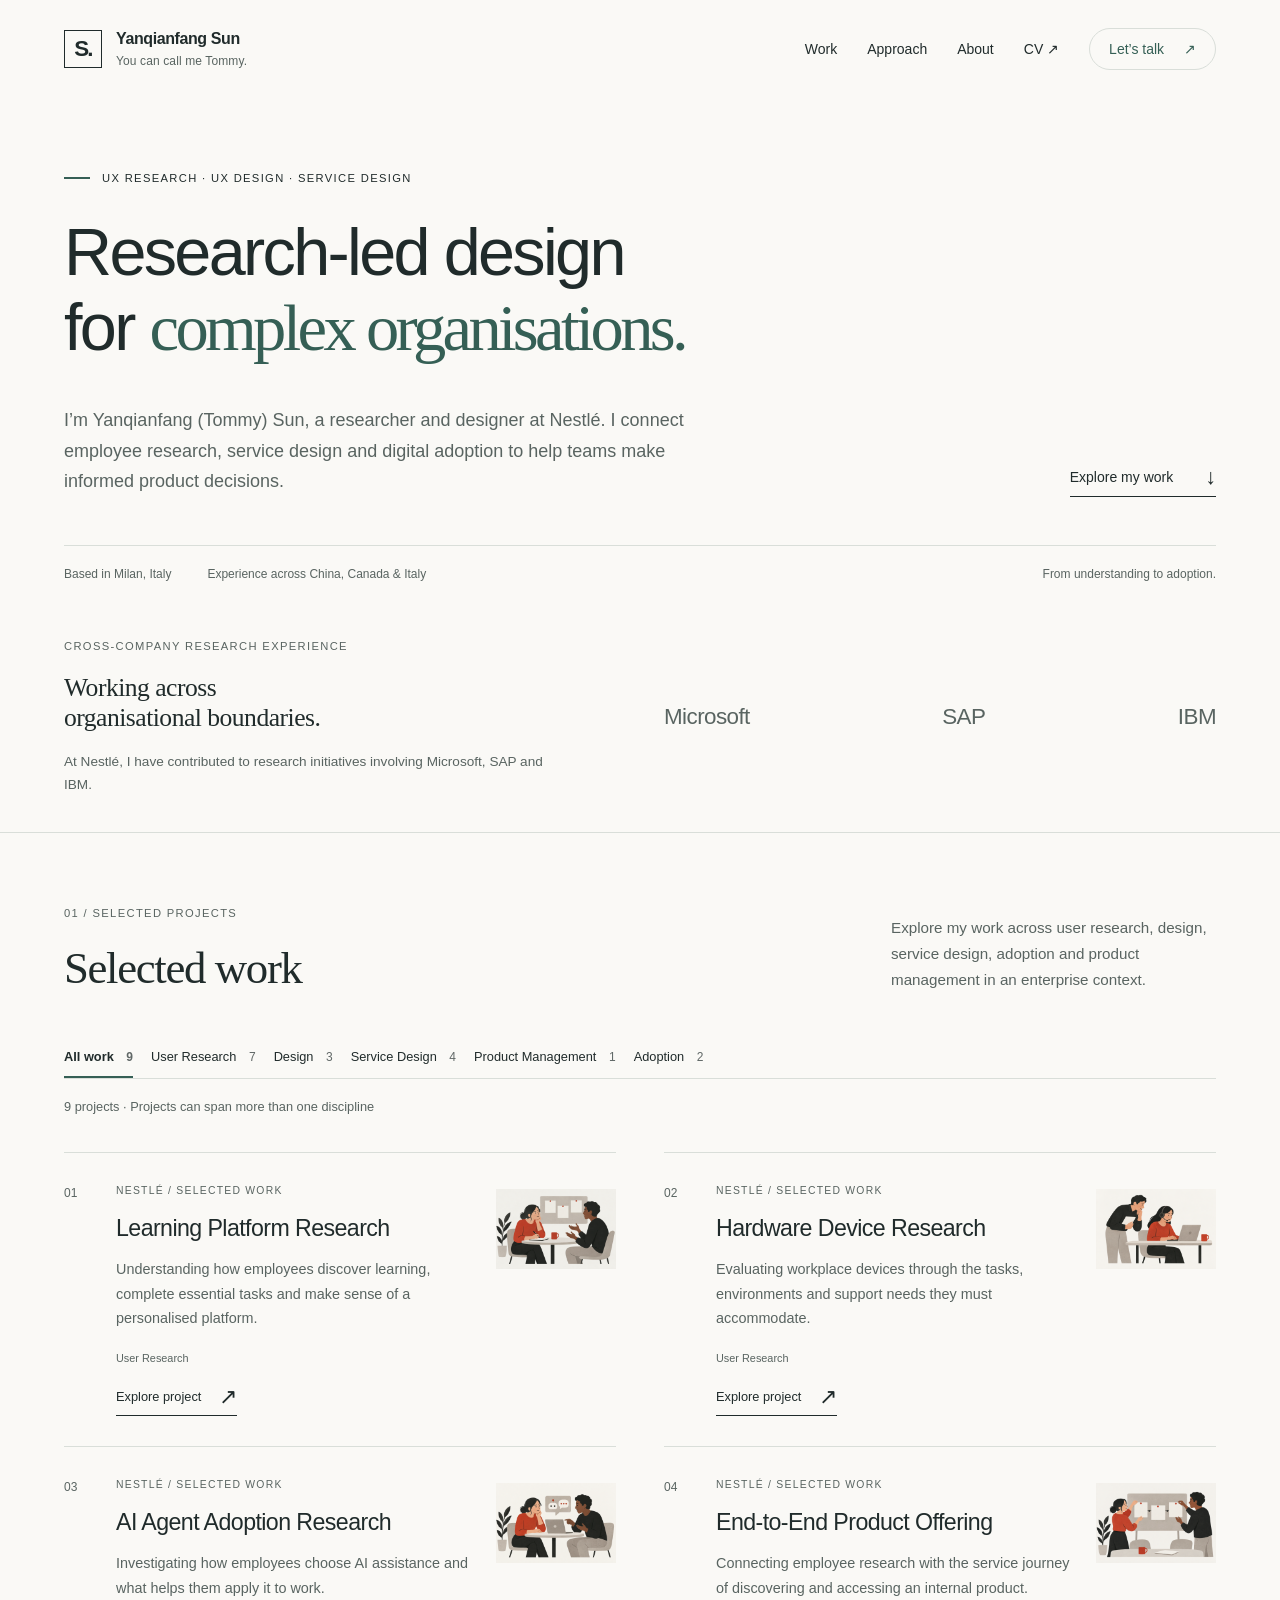
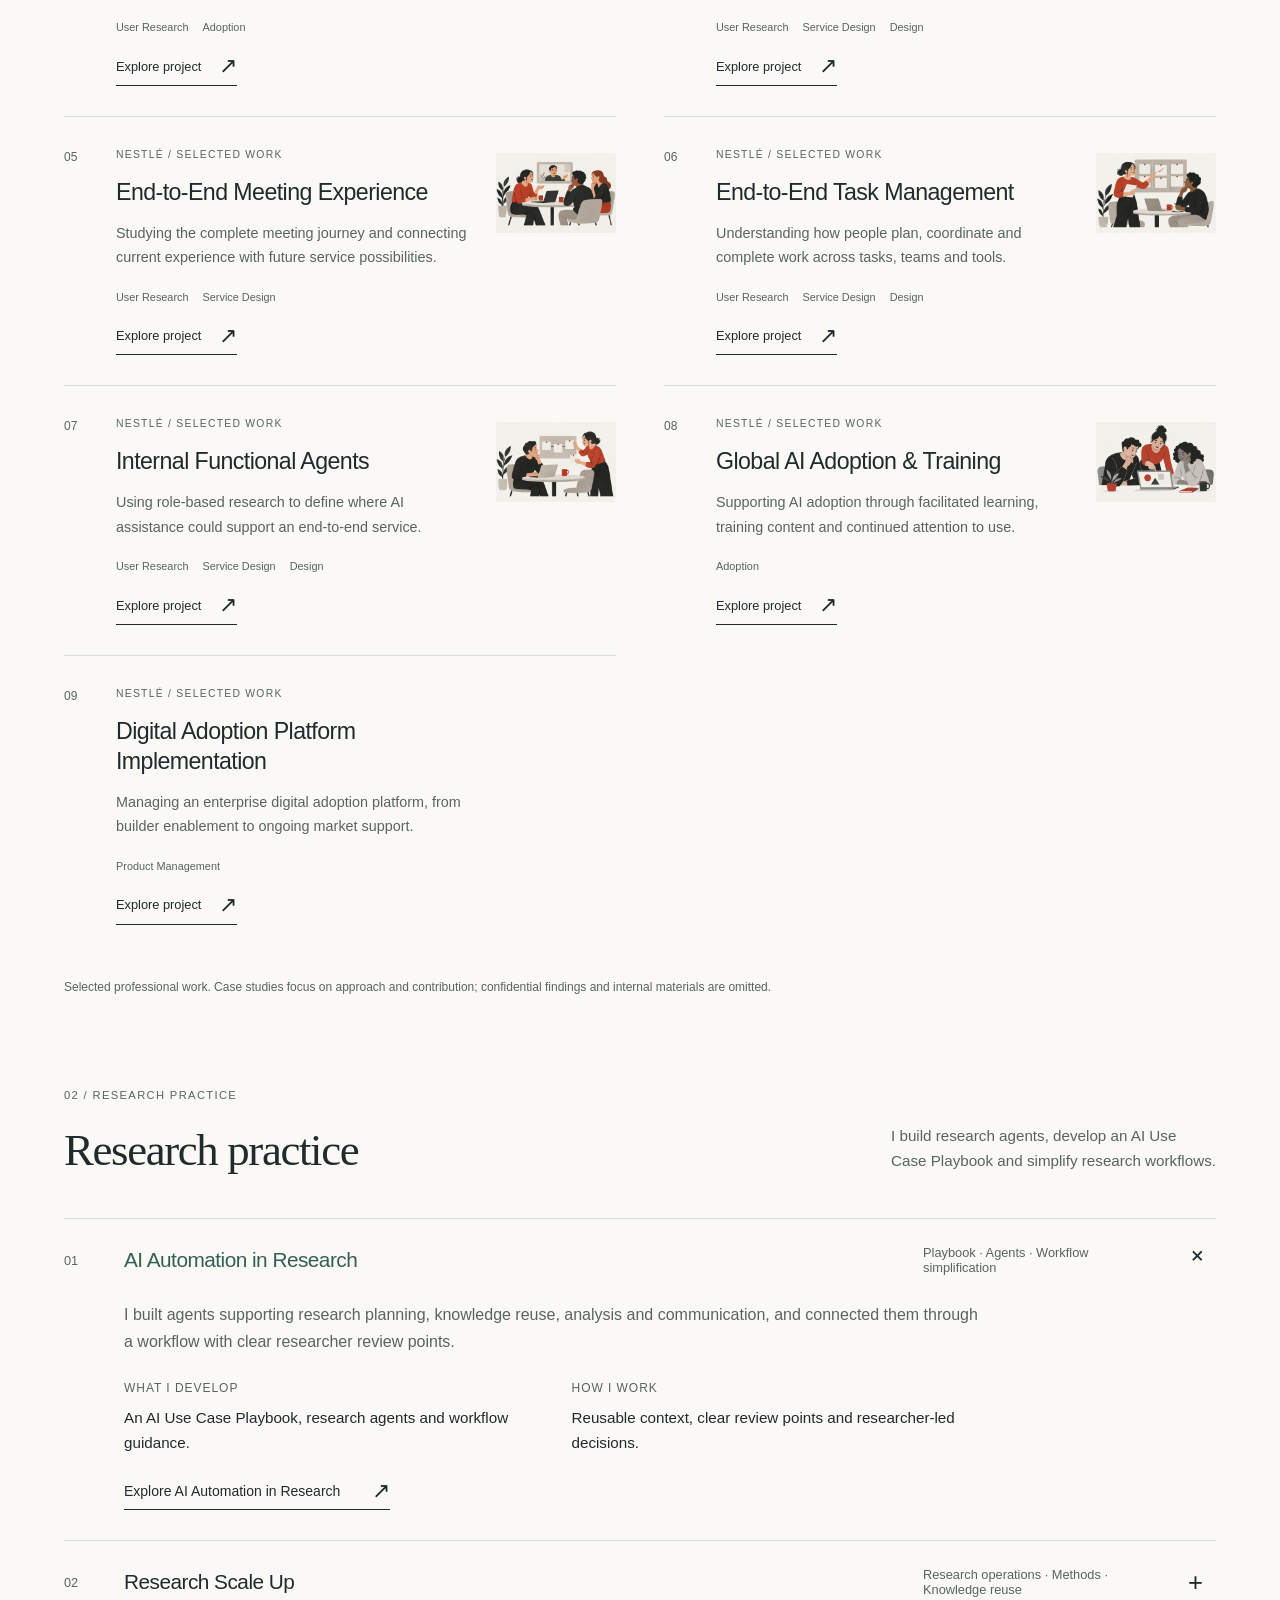
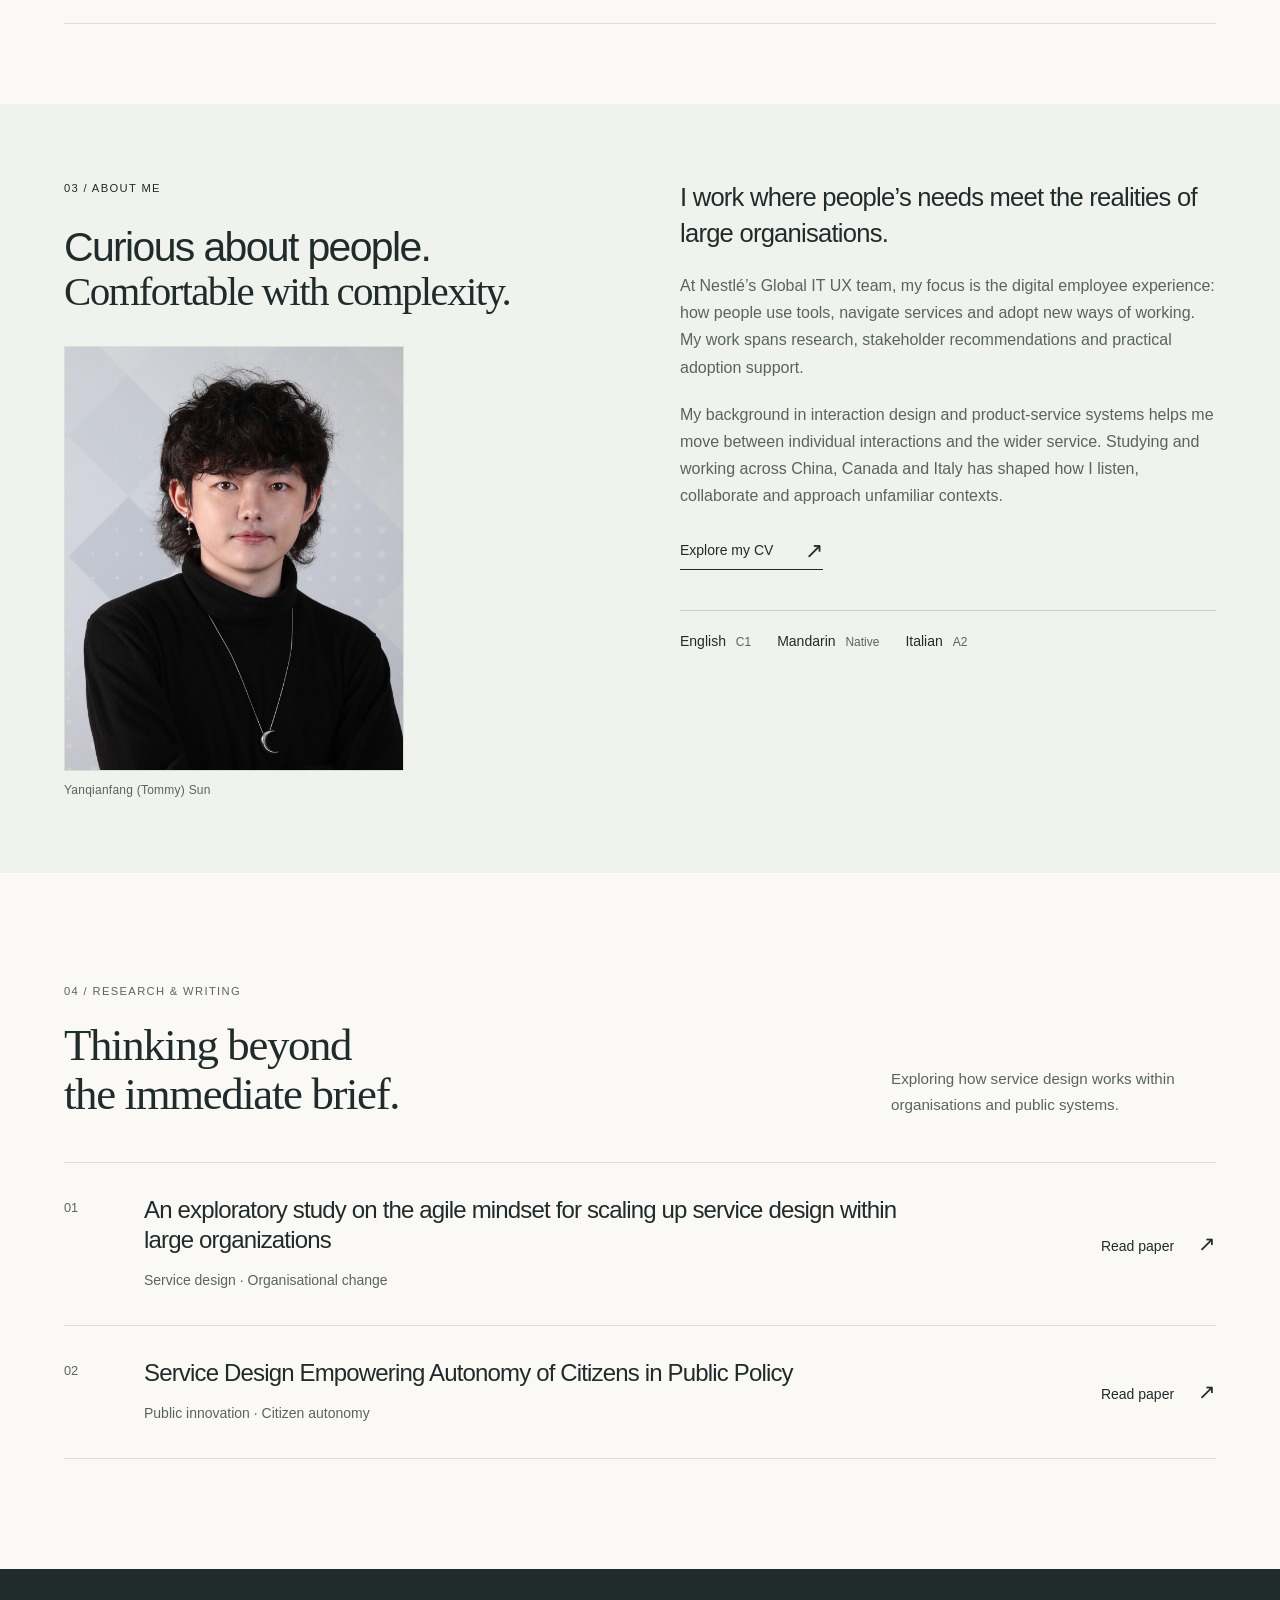
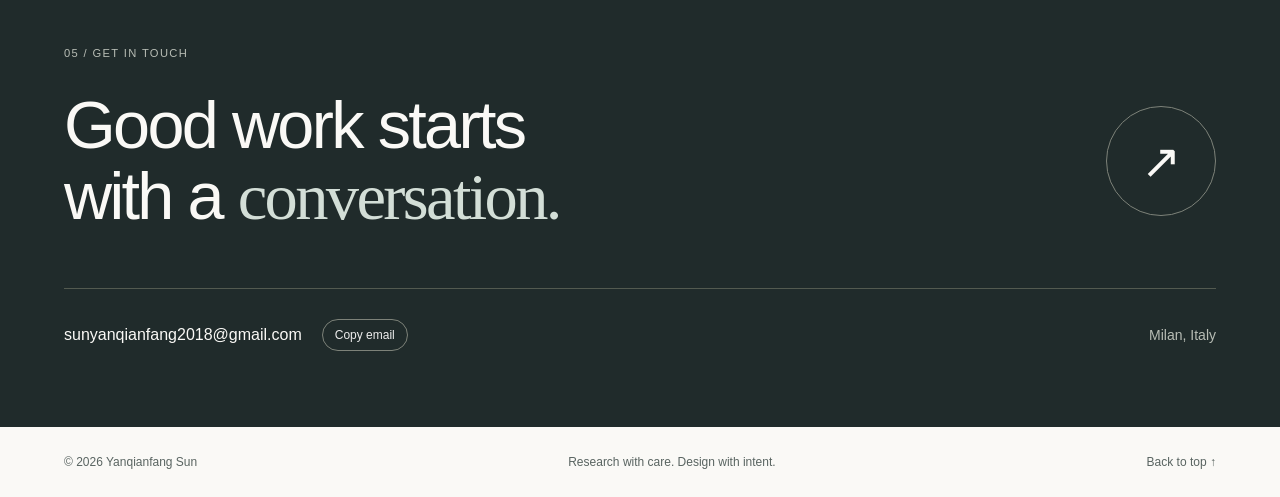
<file: index.html>
<!doctype html>
<html lang="en">
<head>
  <meta charset="utf-8">
  <meta name="viewport" content="width=device-width, initial-scale=1">
  <meta name="description" content="Yanqianfang (Tommy) Sun — UX researcher, UX designer and service designer working on employee experience, enterprise AI adoption and research practice at Nestlé.">
  <meta name="theme-color" content="#f8f8f6">
  <title>Yanqianfang Sun — Research, UX & Service Design</title>
  <link rel="icon" type="image/svg+xml" href="data:image/svg+xml,%3Csvg xmlns='http://www.w3.org/2000/svg' viewBox='0 0 40 40'%3E%3Crect width='40' height='40' rx='8' fill='%23cc3528'/%3E%3Ctext x='20' y='28' text-anchor='middle' font-family='Arial' font-weight='700' font-size='25' fill='white'%3ES%3C/text%3E%3C/svg%3E">
  <link rel="stylesheet" href="style.css">
  <script src="site.js" defer></script>
  <link rel="stylesheet" href="portfolio-update.css?v=20260928d">
</head>
<body>
  <a class="skip-link" href="#main">Skip to content</a>
  <header class="site-header">
    <a class="identity" href="./" aria-label="Yanqianfang Sun home"><span class="monogram" aria-hidden="true">S.</span><span>Yanqianfang Sun<span class="nickname">You can call me Tommy.</span></span></a>
    <nav aria-label="Main navigation"><a href="#work">Work</a><a href="#methods">Approach</a><a href="#about">About</a><a href="cv.html">CV <span aria-hidden="true">↗</span></a><a class="nav-contact" href="#contact">Let’s talk <span aria-hidden="true">↗</span></a></nav>
  </header>
  <main id="main">
    <section class="hero container" aria-labelledby="hero-title">
      <p class="eyebrow"><span class="red-rule" aria-hidden="true"></span> UX Research · UX Design · Service Design</p>
      <h1 id="hero-title">Research-led design<br>for <em>complex organisations.</em></h1>
      <div class="hero-bottom"><p>I’m Yanqianfang (Tommy) Sun, a researcher and designer at Nestlé. I connect employee research, service design and digital adoption to help teams make informed product decisions.</p><a class="text-link" href="#work">Explore my work <span aria-hidden="true">↓</span></a></div>
      <div class="hero-context"><span>Based in Milan, Italy</span><span>Experience across China, Canada & Italy</span><span class="context-right">From understanding to adoption.</span></div>
    </section>
    <section class="container collaboration-section" aria-labelledby="collaboration-title">
      <div class="collaboration-intro"><p class="eyebrow">Cross-company research experience</p><h2 id="collaboration-title">Working across<br><em>organisational boundaries.</em></h2><p>At Nestlé, I have contributed to research initiatives involving Microsoft, SAP and IBM.</p></div>
      <ul class="company-list" aria-label="Companies involved in research initiatives"><li>Microsoft</li><li>SAP</li><li>IBM</li></ul>
    </section>
    <section class="work-section container" id="work" aria-labelledby="work-title">
      <div class="section-heading"><div><p class="eyebrow">01 / Selected projects</p><h2 id="work-title">Selected work</h2></div><p>Explore my work across user research, design, service design, adoption and product management in an enterprise context.</p></div>
      <div class="project-controls" hidden>
        <div class="project-filters" role="group" aria-label="Filter experience by discipline">
          <button type="button" data-filter="all" aria-pressed="true">All work <span data-count="all"></span></button>
          <button type="button" data-filter="user-research" aria-pressed="false">User Research <span data-count="user-research"></span></button>
          <button type="button" data-filter="design" aria-pressed="false">Design <span data-count="design"></span></button>
          <button type="button" data-filter="service-design" aria-pressed="false">Service Design <span data-count="service-design"></span></button>
          <button type="button" data-filter="product-management" aria-pressed="false">Product Management <span data-count="product-management"></span></button>
          <button type="button" data-filter="adoption" aria-pressed="false">Adoption <span data-count="adoption"></span></button>
        </div>
        <p id="filter-status" role="status" aria-live="polite" aria-atomic="true"></p>
      </div>
      <div class="work-grid project-gallery"><article class="work-card compact project-card" data-categories="user-research"><span class="project-index" aria-hidden="true">01</span><div class="work-copy"><img class="editorial-illustration" src="research-listening.png" alt="Concept illustration of a researcher listening." width="1536" height="1024" loading="lazy" decoding="async"><p class="eyebrow">Nestlé / Selected work</p><h3><a href="learning-platform.html">Learning Platform Research</a></h3><p>Understanding how employees discover learning, complete essential tasks and make sense of a personalised platform.</p><div class="tags"><span>User Research</span></div><a class="text-link" href="learning-platform.html">Explore project <span aria-hidden="true">↗</span></a></div></article><article class="work-card compact project-card" data-categories="user-research"><span class="project-index" aria-hidden="true">02</span><div class="work-copy"><img class="editorial-illustration" src="illustration-hardware.png" alt="" width="1536" height="1024" loading="lazy" decoding="async"><p class="eyebrow">Nestlé / Selected work</p><h3><a href="hardware-devices.html">Hardware Device Research</a></h3><p>Evaluating workplace devices through the tasks, environments and support needs they must accommodate.</p><div class="tags"><span>User Research</span></div><a class="text-link" href="hardware-devices.html">Explore project <span aria-hidden="true">↗</span></a></div></article><article class="work-card compact project-card" data-categories="user-research adoption"><span class="project-index" aria-hidden="true">03</span><div class="work-copy"><img class="editorial-illustration" src="illustration-agent-adoption.png" alt="" width="1536" height="1024" loading="lazy" decoding="async"><p class="eyebrow">Nestlé / Selected work</p><h3><a href="agent-adoption-research.html">AI Agent Adoption Research</a></h3><p>Investigating how employees choose AI assistance and what helps them apply it to work.</p><div class="tags"><span>User Research</span><span>Adoption</span></div><a class="text-link" href="agent-adoption-research.html">Explore project <span aria-hidden="true">↗</span></a></div></article><article class="work-card compact project-card" data-categories="user-research service-design design"><span class="project-index" aria-hidden="true">04</span><div class="work-copy"><img class="editorial-illustration" src="illustration-product-offering.png" alt="" width="1536" height="1024" loading="lazy" decoding="async"><p class="eyebrow">Nestlé / Selected work</p><h3><a href="product-offering.html">End-to-End Product Offering</a></h3><p>Connecting employee research with the service journey of discovering and accessing an internal product.</p><div class="tags"><span>User Research</span><span>Service Design</span><span>Design</span></div><a class="text-link" href="product-offering.html">Explore project <span aria-hidden="true">↗</span></a></div></article><article class="work-card compact project-card" data-categories="user-research service-design"><span class="project-index" aria-hidden="true">05</span><div class="work-copy"><img class="editorial-illustration" src="illustration-meeting.png" alt="" width="1536" height="1024" loading="lazy" decoding="async"><p class="eyebrow">Nestlé / Selected work</p><h3><a href="meeting-experience.html">End-to-End Meeting Experience</a></h3><p>Studying the complete meeting journey and connecting current experience with future service possibilities.</p><div class="tags"><span>User Research</span><span>Service Design</span></div><a class="text-link" href="meeting-experience.html">Explore project <span aria-hidden="true">↗</span></a></div></article><article class="work-card compact project-card" data-categories="user-research service-design design"><span class="project-index" aria-hidden="true">06</span><div class="work-copy"><img class="editorial-illustration" src="illustration-task-management.png" alt="" width="1536" height="1024" loading="lazy" decoding="async"><p class="eyebrow">Nestlé / Selected work</p><h3><a href="task-management.html">End-to-End Task Management</a></h3><p>Understanding how people plan, coordinate and complete work across tasks, teams and tools.</p><div class="tags"><span>User Research</span><span>Service Design</span><span>Design</span></div><a class="text-link" href="task-management.html">Explore project <span aria-hidden="true">↗</span></a></div></article><article class="work-card compact project-card" data-categories="user-research service-design design"><span class="project-index" aria-hidden="true">07</span><div class="work-copy"><img class="editorial-illustration" src="illustration-functional-agents.png" alt="" width="1536" height="1024" loading="lazy" decoding="async"><p class="eyebrow">Nestlé / Selected work</p><h3><a href="functional-agents.html">Internal Functional Agents</a></h3><p>Using role-based research to define where AI assistance could support an end-to-end service.</p><div class="tags"><span>User Research</span><span>Service Design</span><span>Design</span></div><a class="text-link" href="functional-agents.html">Explore project <span aria-hidden="true">↗</span></a></div></article><article class="work-card compact project-card" data-categories="adoption"><span class="project-index" aria-hidden="true">08</span><div class="work-copy"><img class="editorial-illustration" src="digital-facilitation.png" alt="Concept illustration of a facilitator supporting learning." width="1536" height="1024" loading="lazy" decoding="async"><p class="eyebrow">Nestlé / Selected work</p><h3><a href="ai-training.html">Global AI Adoption &amp; Training</a></h3><p>Supporting AI adoption through facilitated learning, training content and continued attention to use.</p><div class="tags"><span>Adoption</span></div><a class="text-link" href="ai-training.html">Explore project <span aria-hidden="true">↗</span></a></div></article><article class="work-card compact project-card" data-categories="product-management"><span class="project-index" aria-hidden="true">09</span><div class="work-copy"><img class="editorial-illustration" src="illustration-product-implementation.png" alt="" width="1536" height="1024" loading="lazy" decoding="async"><p class="eyebrow">Nestlé / Selected work</p><h3><a href="internal-product-implementation.html">Digital Adoption Platform Implementation</a></h3><p>Managing an enterprise digital adoption platform, from builder enablement to ongoing market support.</p><div class="tags"><span>Product Management</span></div><a class="text-link" href="internal-product-implementation.html">Explore project <span aria-hidden="true">↗</span></a></div></article></div>
<p class="illustration-note">Selected professional work. Case studies focus on approach and contribution; confidential findings and internal materials are omitted.</p>
    </section>
    <section class="container methods-section" id="methods" aria-labelledby="methods-title">
<div class="section-heading"><div><p class="eyebrow">02 / Research practice</p><h2 id="methods-title">Research practice</h2></div><p>I build research agents, develop an AI Use Case Playbook and simplify research workflows.</p></div>
<div class="method-list"><details class="method" open><summary><span class="method-index">01</span><span class="method-name">AI Automation in Research</span><span class="method-category">Playbook · Agents · Workflow simplification</span><span class="method-toggle" aria-hidden="true">+</span></summary><div class="method-body"><p>I built agents supporting research planning, knowledge reuse, analysis and communication, and connected them through a workflow with clear researcher review points.</p><dl><div><dt>What I develop</dt><dd>An AI Use Case Playbook, research agents and workflow guidance.</dd></div><div><dt>How I work</dt><dd>Reusable context, clear review points and researcher-led decisions.</dd></div></dl><a class="text-link" href="research-practice.html#automation">Explore AI Automation in Research <span aria-hidden="true">↗</span></a></div></details>
<details class="method"><summary><span class="method-index">02</span><span class="method-name">Research Scale Up</span><span class="method-category">Research operations · Methods · Knowledge reuse</span><span class="method-toggle" aria-hidden="true">+</span></summary><div class="method-body"><p>I support research at scale through shared processes, methods, reusable learning and UX maturity workshops.</p><dl><div><dt>Supporting work</dt><dd>Intake roadmaps, research guidance and report templates.</dd></div><div><dt>Purpose</dt><dd>Help teams plan research consistently and carry learning into future decisions.</dd></div></dl><a class="text-link" href="research-practice.html#scale-up">Explore Research Scale Up <span aria-hidden="true">↗</span></a></div></details></div></section>
    <section class="about-section" id="about" aria-labelledby="about-title"><div class="container about-layout"><div><p class="eyebrow">03 / About me</p><h2 id="about-title">Curious about people.<br><em>Comfortable with complexity.</em></h2><figure class="about-portrait"><div class="portrait-frame"><img src="yanqianfang-professional.jpg" alt="Yanqianfang (Tommy) Sun" width="6720" height="4300" loading="lazy" decoding="async"></div><figcaption>Yanqianfang (Tommy) Sun</figcaption></figure></div><div class="about-body"><p class="large-copy">I work where people’s needs meet the realities of large organisations.</p><p>At Nestlé’s Global IT UX team, my focus is the digital employee experience: how people use tools, navigate services and adopt new ways of working. My work spans research, stakeholder recommendations and practical adoption support.</p><p>My background in interaction design and product-service systems helps me move between individual interactions and the wider service. Studying and working across China, Canada and Italy has shaped how I listen, collaborate and approach unfamiliar contexts.</p><a class="text-link" href="cv.html">Explore my CV <span aria-hidden="true">↗</span></a><div class="language-line"><span>English <small>C1</small></span><span>Mandarin <small>Native</small></span><span>Italian <small>A2</small></span></div></div></div></section>
    <section class="container writing-section" id="writing" aria-labelledby="writing-title"><div class="section-heading"><div><p class="eyebrow">04 / Research & writing</p><h2 id="writing-title">Thinking beyond<br><em>the immediate brief.</em></h2></div><p>Exploring how service design works within organisations and public systems.</p></div><a class="paper-row" href="https://www.researchgate.net/publication/384446736_An_exploratory_study_on_the_agile_mindset_for_scaling_up_service_design_within_large_organizations" target="_blank" rel="noopener noreferrer"><span class="paper-index">01</span><div><h3>An exploratory study on the agile mindset for scaling up service design within large organizations</h3><p>Service design · Organisational change</p></div><span class="paper-link">Read paper <span aria-hidden="true">↗</span><span class="sr-only"> (opens in new tab)</span></span></a><a class="paper-row" href="https://www.researchgate.net/publication/371905313_Service_Design_Empowering_Autonomy_of_Citizens_in_Public_Policy_-_Reflecting_on_the_implication_of_service_design_in_public_policy_to_raise_citizens%27_autonomy" target="_blank" rel="noopener noreferrer"><span class="paper-index">02</span><div><h3>Service Design Empowering Autonomy of Citizens in Public Policy</h3><p>Public innovation · Citizen autonomy</p></div><span class="paper-link">Read paper <span aria-hidden="true">↗</span><span class="sr-only"> (opens in new tab)</span></span></a></section>
    <section class="contact-section" id="contact" aria-labelledby="contact-title"><div class="container"><p class="eyebrow">05 / Get in touch</p><div class="contact-main"><h2 id="contact-title">Good work starts<br>with a <em>conversation.</em></h2><a class="contact-arrow" href="mailto:sunyanqianfang2018@gmail.com" aria-label="Email Tommy"><span aria-hidden="true">↗</span></a></div><div class="contact-bottom"><a href="mailto:sunyanqianfang2018@gmail.com">sunyanqianfang2018@gmail.com</a><button class="copy-email" type="button">Copy email</button><span id="copy-status" role="status"></span><span class="contact-location">Milan, Italy</span></div></div></section>
  </main>
  <footer class="container site-footer"><span>© <span data-year>2026</span> Yanqianfang Sun</span><span>Research with care. Design with intent.</span><a href="#main">Back to top ↑</a></footer>
</body>
</html>
</file>
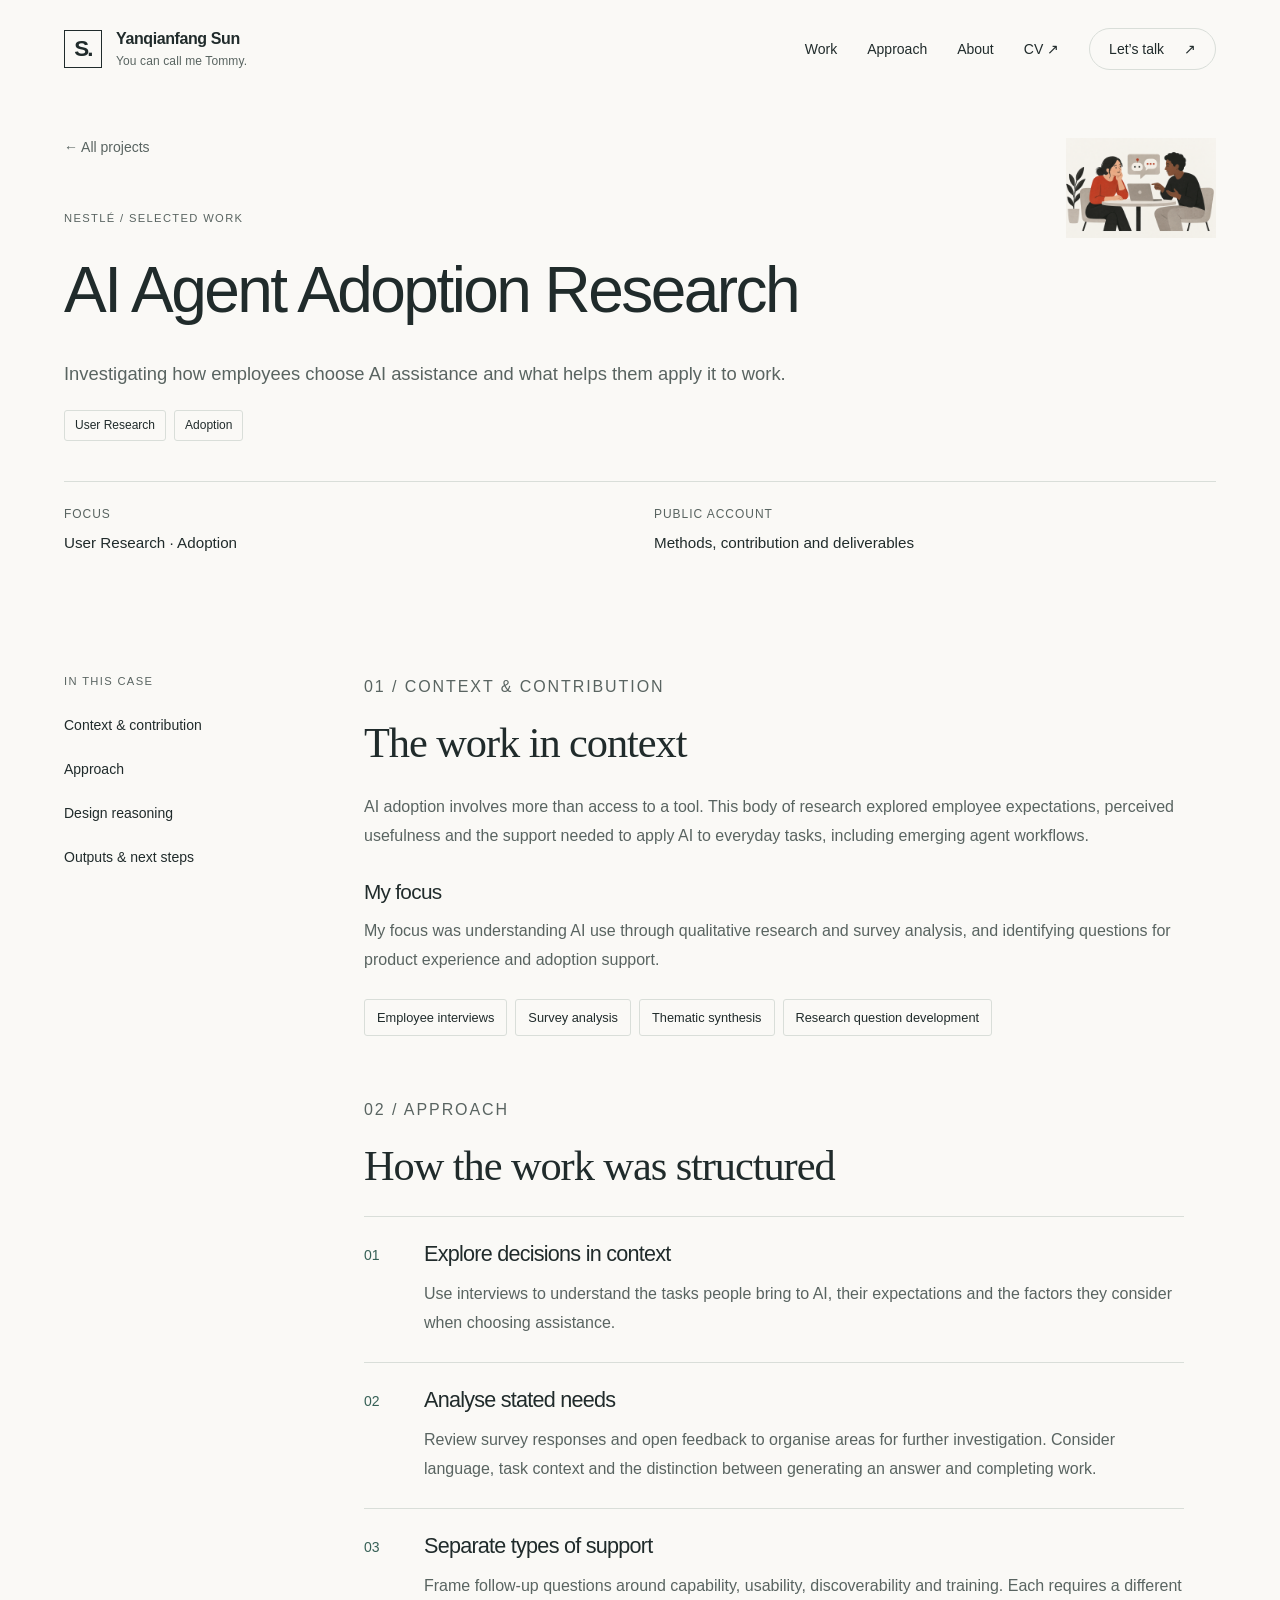
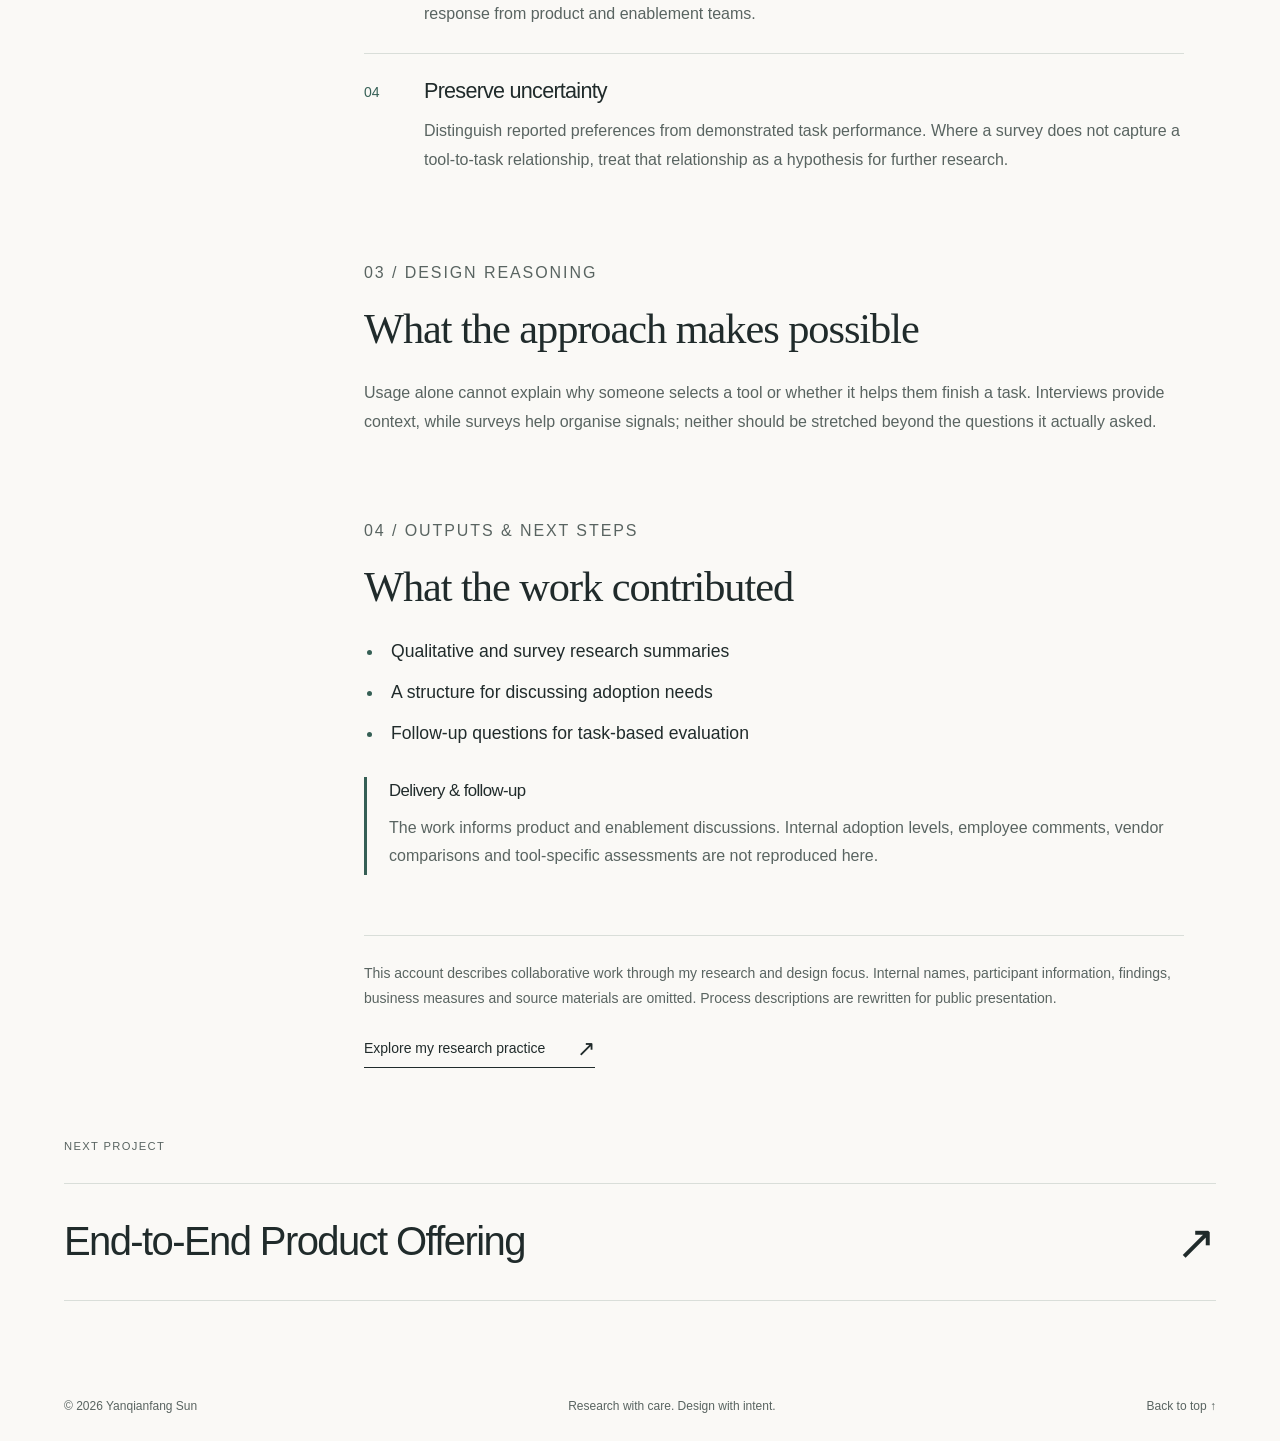
<file: agent-adoption-research.html>
<!doctype html>
<html lang="en">
<head>
  <meta charset="utf-8">
  <meta name="viewport" content="width=device-width, initial-scale=1">
  <meta name="description" content="Investigating how employees choose AI assistance and what helps them apply it to work.">
  <meta name="theme-color" content="#f8f8f6">
  <title>AI Agent Adoption Research — Yanqianfang Sun</title>
  <link rel="icon" type="image/svg+xml" href="data:image/svg+xml,%3Csvg xmlns='http://www.w3.org/2000/svg' viewBox='0 0 40 40'%3E%3Crect width='40' height='40' rx='8' fill='%23cc3528'/%3E%3Ctext x='20' y='28' text-anchor='middle' font-family='Arial' font-weight='700' font-size='25' fill='white'%3ES%3C/text%3E%3C/svg%3E">
  <link rel="stylesheet" href="style.css">
  <script src="site.js" defer></script>
<link rel="stylesheet" href="pages.css">
  <link rel="stylesheet" href="case-studies.css">
  <link rel="stylesheet" href="portfolio-update.css?v=20260928d">
</head>
<body>  <a class="skip-link" href="#main">Skip to content</a>
  <header class="site-header">
    <a class="identity" href="./" aria-label="Yanqianfang Sun home"><span class="monogram" aria-hidden="true">S.</span><span>Yanqianfang Sun<span class="nickname">You can call me Tommy.</span></span></a>
    <nav aria-label="Main navigation"><a href="./#work">Work</a><a href="./#methods">Approach</a><a href="./#about">About</a><a href="cv.html">CV <span aria-hidden="true">↗</span></a><a class="nav-contact" href="./#contact">Let’s talk <span aria-hidden="true">↗</span></a></nav>
  </header>
<main id="main">
<section class="container detail-hero"><a class="back-link" href="./#work">← All projects</a><img class="case-thumbnail" src="illustration-agent-adoption.png" alt="" width="1536" height="1024" decoding="async"><p class="eyebrow">Nestlé / Selected work</p><h1>AI Agent Adoption Research</h1><p class="detail-intro">Investigating how employees choose AI assistance and what helps them apply it to work.</p><div class="tags"><span>User Research</span><span>Adoption</span></div><dl class="detail-meta"><div><dt>Focus</dt><dd>User Research · Adoption</dd></div><div><dt>Public account</dt><dd>Methods, contribution and deliverables</dd></div></dl></section>

<div class="container detail-layout case-layout"><aside class="detail-nav"><p class="eyebrow">In this case</p><nav aria-label="On this page"><a href="#context">Context & contribution</a><a href="#approach">Approach</a><a href="#reasoning">Design reasoning</a><a href="#outputs">Outputs & next steps</a></nav></aside><div class="detail-body">
<section id="context"><p class="eyebrow">01 / Context & contribution</p><h2>The work in context</h2><p>AI adoption involves more than access to a tool. This body of research explored employee expectations, perceived usefulness and the support needed to apply AI to everyday tasks, including emerging agent workflows.</p><h3 class="case-subtitle">My focus</h3><p>My focus was understanding AI use through qualitative research and survey analysis, and identifying questions for product experience and adoption support.</p><ul class="method-tags" aria-label="Methods"><li>Employee interviews</li><li>Survey analysis</li><li>Thematic synthesis</li><li>Research question development</li></ul></section>
<section id="approach"><p class="eyebrow">02 / Approach</p><h2>How the work was structured</h2><div class="contribution-row"><span class="step-number">01</span><div><h3>Explore decisions in context</h3><p>Use interviews to understand the tasks people bring to AI, their expectations and the factors they consider when choosing assistance.</p></div></div><div class="contribution-row"><span class="step-number">02</span><div><h3>Analyse stated needs</h3><p>Review survey responses and open feedback to organise areas for further investigation. Consider language, task context and the distinction between generating an answer and completing work.</p></div></div><div class="contribution-row"><span class="step-number">03</span><div><h3>Separate types of support</h3><p>Frame follow-up questions around capability, usability, discoverability and training. Each requires a different response from product and enablement teams.</p></div></div><div class="contribution-row"><span class="step-number">04</span><div><h3>Preserve uncertainty</h3><p>Distinguish reported preferences from demonstrated task performance. Where a survey does not capture a tool-to-task relationship, treat that relationship as a hypothesis for further research.</p></div></div></section>
<section id="reasoning"><p class="eyebrow">03 / Design reasoning</p><h2>What the approach makes possible</h2><p>Usage alone cannot explain why someone selects a tool or whether it helps them finish a task. Interviews provide context, while surveys help organise signals; neither should be stretched beyond the questions it actually asked.</p></section>
<section id="outputs"><p class="eyebrow">04 / Outputs & next steps</p><h2>What the work contributed</h2><ul class="output-list"><li>Qualitative and survey research summaries</li><li>A structure for discussing adoption needs</li><li>Follow-up questions for task-based evaluation</li></ul><div class="case-status"><h3>Delivery & follow-up</h3><p>The work informs product and enablement discussions. Internal adoption levels, employee comments, vendor comparisons and tool-specific assessments are not reproduced here.</p></div></section>
<p class="disclosure">This account describes collaborative work through my research and design focus. Internal names, participant information, findings, business measures and source materials are omitted. Process descriptions are rewritten for public presentation.</p><a class="text-link approach-link" href="research-practice.html">Explore my research practice <span aria-hidden="true">↗</span></a>
</div></div><section class="next-project container"><p class="eyebrow">Next project</p><a href="product-offering.html"><h2>End-to-End Product Offering</h2><span aria-hidden="true">↗</span></a></section></main>  <footer class="container site-footer"><span>© <span data-year>2026</span> Yanqianfang Sun</span><span>Research with care. Design with intent.</span><a href="#main">Back to top ↑</a></footer>
</body></html>
</file>
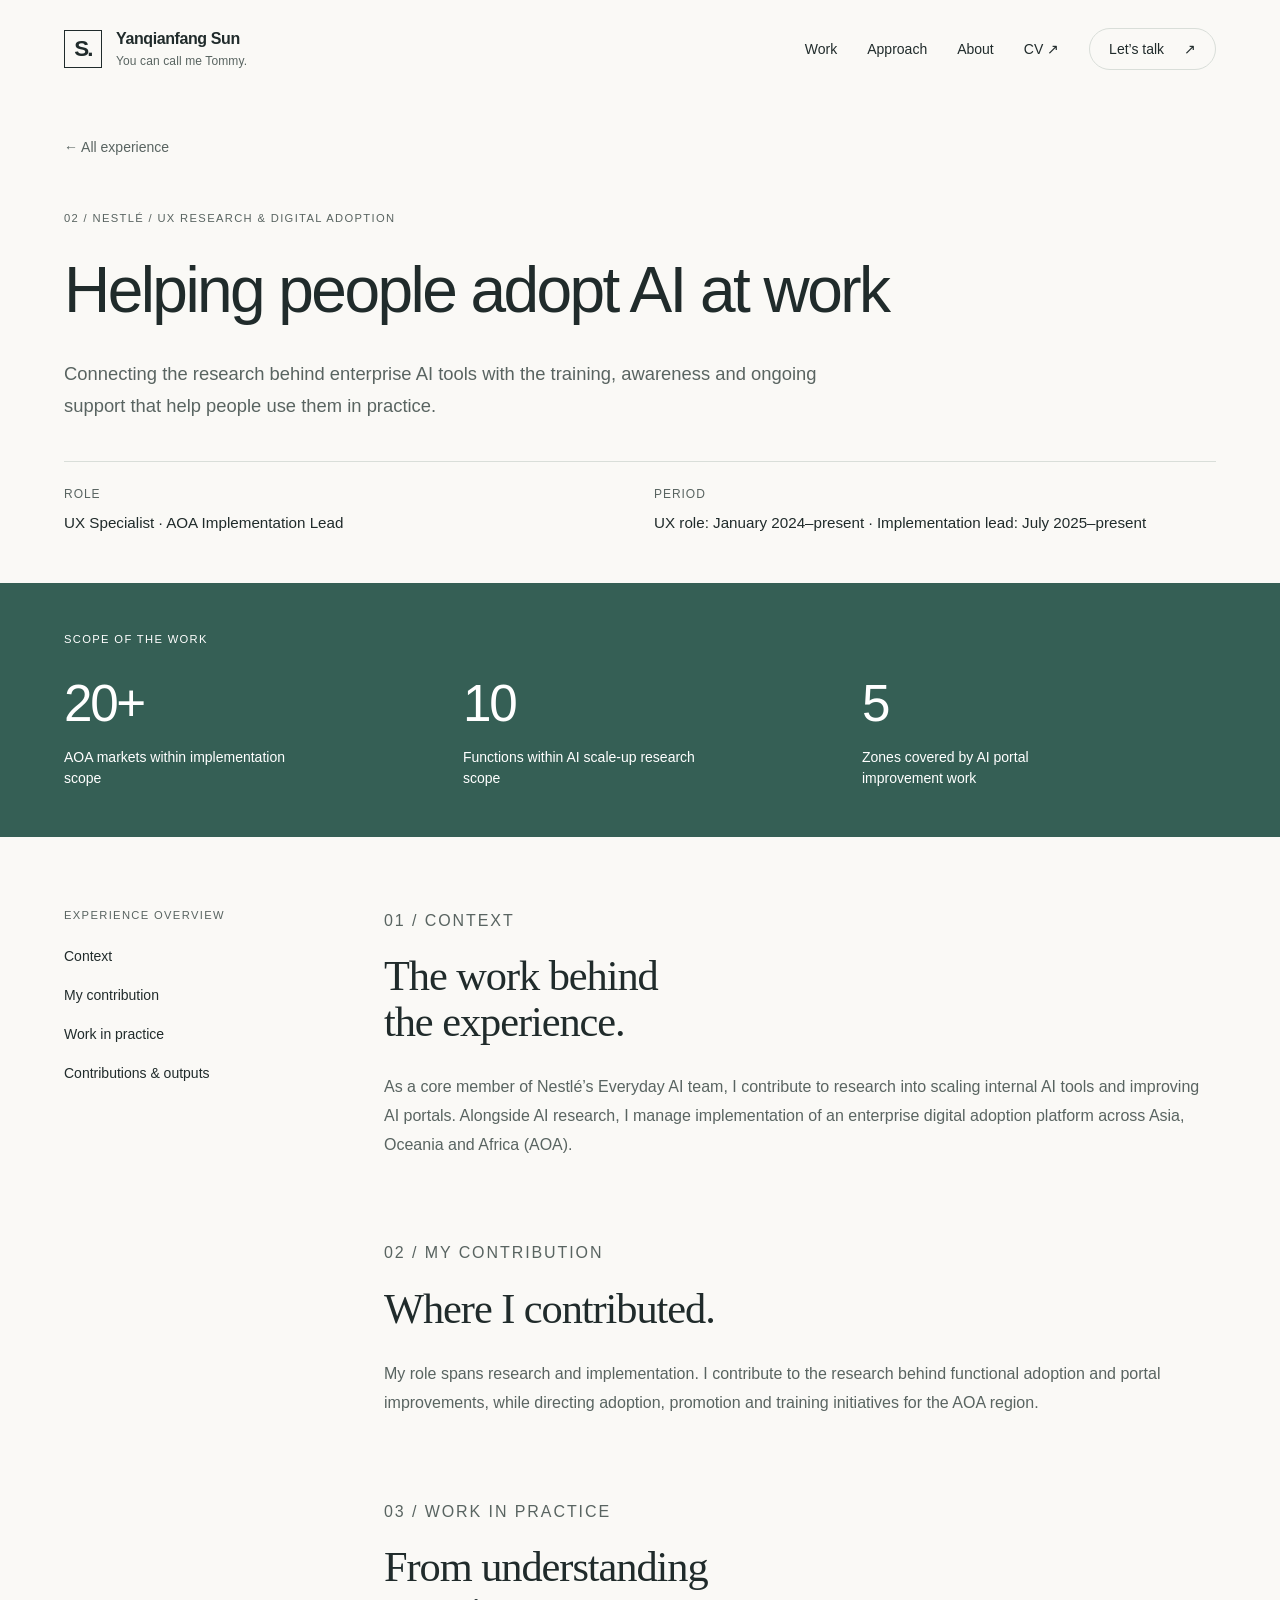
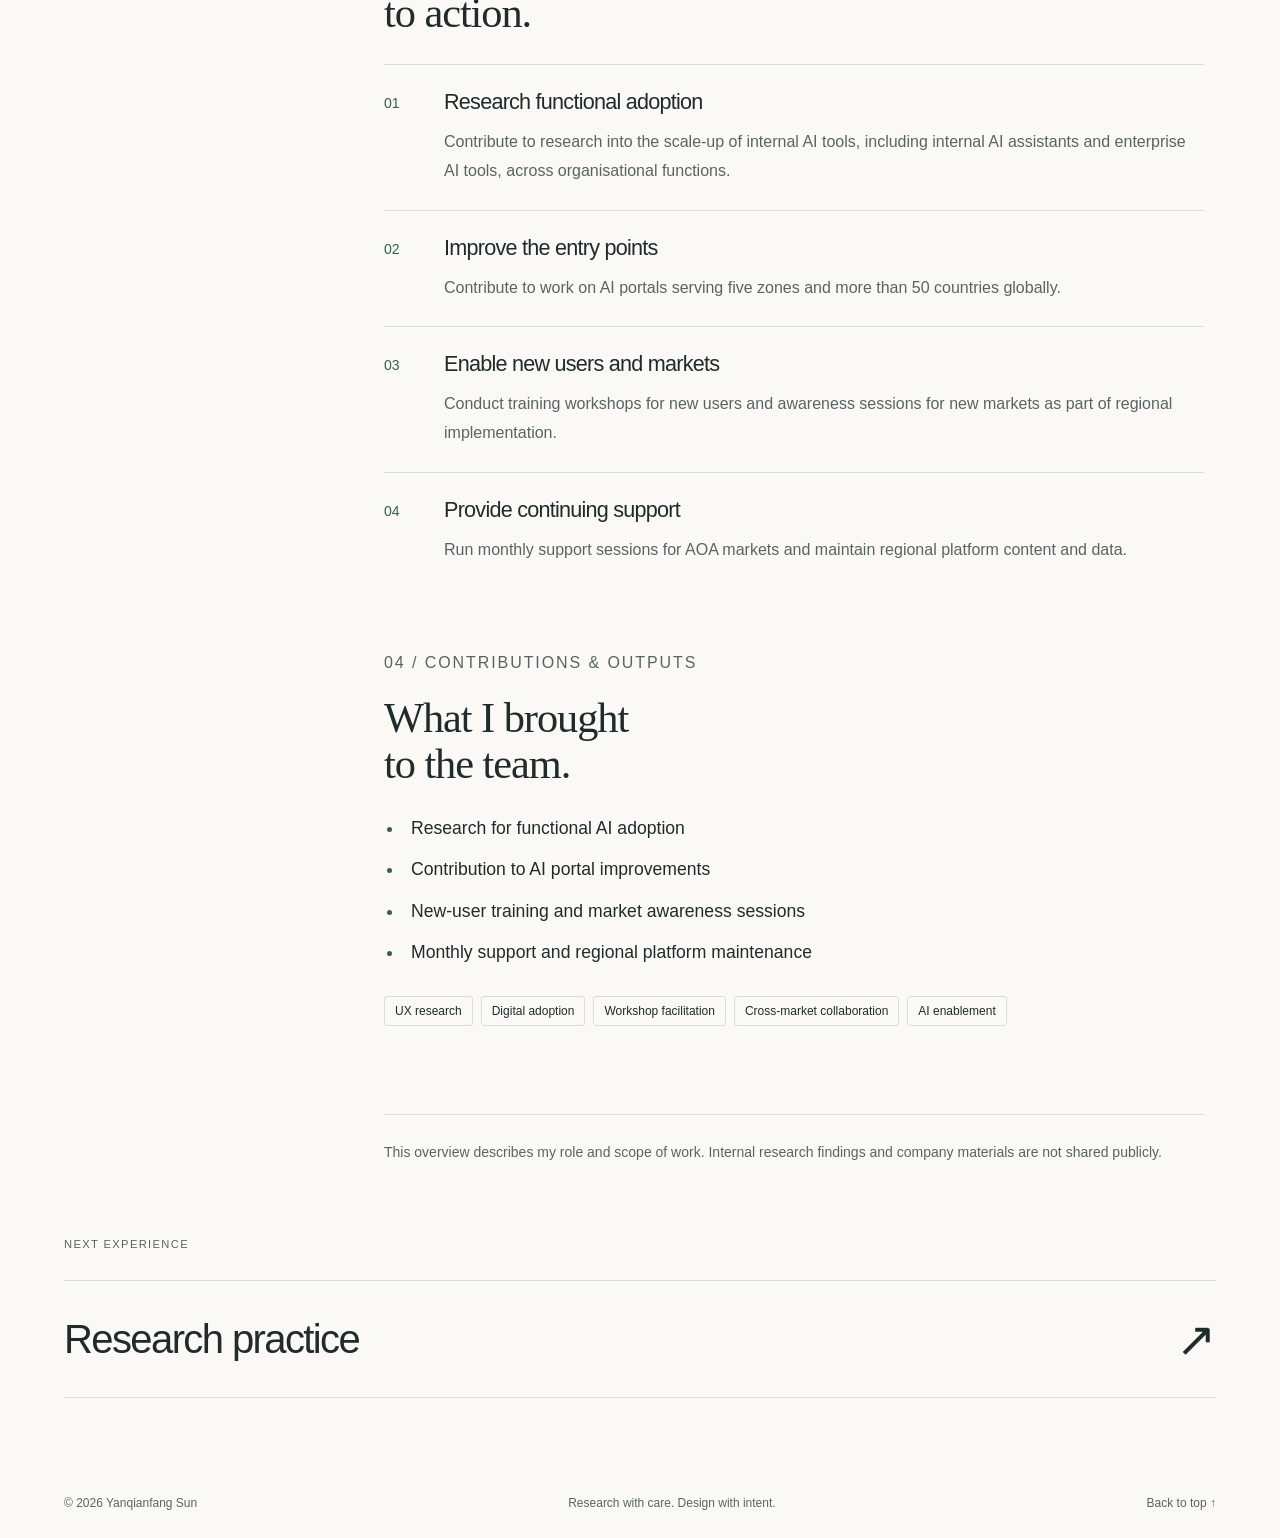
<file: ai-adoption.html>
<!doctype html>
<html lang="en">
<head>
  <meta charset="utf-8">
  <meta name="viewport" content="width=device-width, initial-scale=1">
  <meta name="description" content="Connecting the research behind enterprise AI tools with the training, awareness and ongoing support that help people use them in practice.">
  <meta name="theme-color" content="#f8f8f6">
  <title>Helping people adopt AI at work — Yanqianfang Sun</title>
  <link rel="icon" type="image/svg+xml" href="data:image/svg+xml,%3Csvg xmlns='http://www.w3.org/2000/svg' viewBox='0 0 40 40'%3E%3Crect width='40' height='40' rx='8' fill='%23cc3528'/%3E%3Ctext x='20' y='28' text-anchor='middle' font-family='Arial' font-weight='700' font-size='25' fill='white'%3ES%3C/text%3E%3C/svg%3E">
  <link rel="stylesheet" href="style.css">
  <script src="site.js" defer></script>
  <link rel="stylesheet" href="pages.css">
  <link rel="stylesheet" href="portfolio-update.css?v=20260928d">
</head>
<body>
  <a class="skip-link" href="#main">Skip to content</a>
  <header class="site-header">
    <a class="identity" href="./" aria-label="Yanqianfang Sun home"><span class="monogram" aria-hidden="true">S.</span><span>Yanqianfang Sun<span class="nickname">You can call me Tommy.</span></span></a>
    <nav aria-label="Main navigation"><a href="./#work">Work</a><a href="./#methods">Approach</a><a href="./#about">About</a><a href="cv.html">CV <span aria-hidden="true">↗</span></a><a class="nav-contact" href="./#contact">Let’s talk <span aria-hidden="true">↗</span></a></nav>
  </header>
<main id="main"><section class="container detail-hero"><a class="back-link" href="./#work">← All experience</a><p class="eyebrow">02 / Nestlé / UX research & digital adoption</p><h1>Helping people adopt AI at work</h1><p class="detail-intro">Connecting the research behind enterprise AI tools with the training, awareness and ongoing support that help people use them in practice.</p><dl class="detail-meta"><div><dt>Role</dt><dd>UX Specialist · AOA Implementation Lead</dd></div><div><dt>Period</dt><dd>UX role: January 2024–present · Implementation lead: July 2025–present</dd></div></dl></section>
    <section class="scope-band ai" aria-label="Work scope"><div class="container"><p class="eyebrow">Scope of the work</p><div class="scope-grid"><div><strong>20+</strong><span>AOA markets within implementation scope</span></div><div><strong>10</strong><span>Functions within AI scale-up research scope</span></div><div><strong>5</strong><span>Zones covered by AI portal improvement work</span></div></div></div></section>
    <div class="container detail-layout"><aside class="detail-nav"><p class="eyebrow">Experience overview</p><nav aria-label="On this page"><a href="#context">Context</a><a href="#contribution">My contribution</a><a href="#practice">Work in practice</a><a href="#outputs">Contributions & outputs</a></nav></aside><div class="detail-body"><section id="context"><p class="eyebrow">01 / Context</p><h2>The work behind<br><em>the experience.</em></h2><p>As a core member of Nestlé’s Everyday AI team, I contribute to research into scaling internal AI tools and improving AI portals. Alongside AI research, I manage implementation of an enterprise digital adoption platform across Asia, Oceania and Africa (AOA).</p></section><section id="contribution"><p class="eyebrow">02 / My contribution</p><h2>Where I contributed.</h2><p>My role spans research and implementation. I contribute to the research behind functional adoption and portal improvements, while directing adoption, promotion and training initiatives for the AOA region.</p></section><section id="practice"><p class="eyebrow">03 / Work in practice</p><h2>From understanding<br><em>to action.</em></h2><div class="contribution-row"><span class="step-number">01</span><div><h3>Research functional adoption</h3><p>Contribute to research into the scale-up of internal AI tools, including internal AI assistants and enterprise AI tools, across organisational functions.</p></div></div><div class="contribution-row"><span class="step-number">02</span><div><h3>Improve the entry points</h3><p>Contribute to work on AI portals serving five zones and more than 50 countries globally.</p></div></div><div class="contribution-row"><span class="step-number">03</span><div><h3>Enable new users and markets</h3><p>Conduct training workshops for new users and awareness sessions for new markets as part of regional implementation.</p></div></div><div class="contribution-row"><span class="step-number">04</span><div><h3>Provide continuing support</h3><p>Run monthly support sessions for AOA markets and maintain regional platform content and data.</p></div></div></section><section id="outputs"><p class="eyebrow">04 / Contributions & outputs</p><h2>What I brought<br><em>to the team.</em></h2><ul class="output-list"><li>Research for functional AI adoption</li><li>Contribution to AI portal improvements</li><li>New-user training and market awareness sessions</li><li>Monthly support and regional platform maintenance</li></ul><div class="tags"><span>UX research</span><span>Digital adoption</span><span>Workshop facilitation</span><span>Cross-market collaboration</span><span>AI enablement</span></div></section><p class="disclosure">This overview describes my role and scope of work. Internal research findings and company materials are not shared publicly.</p></div></div>
    <section class="next-project container"><p class="eyebrow">Next experience</p><a href="research-practice.html"><h2>Research practice</h2><span aria-hidden="true">↗</span></a></section></main>  <footer class="container site-footer"><span>© <span data-year>2026</span> Yanqianfang Sun</span><span>Research with care. Design with intent.</span><a href="#main">Back to top ↑</a></footer>
</body></html>
</file>
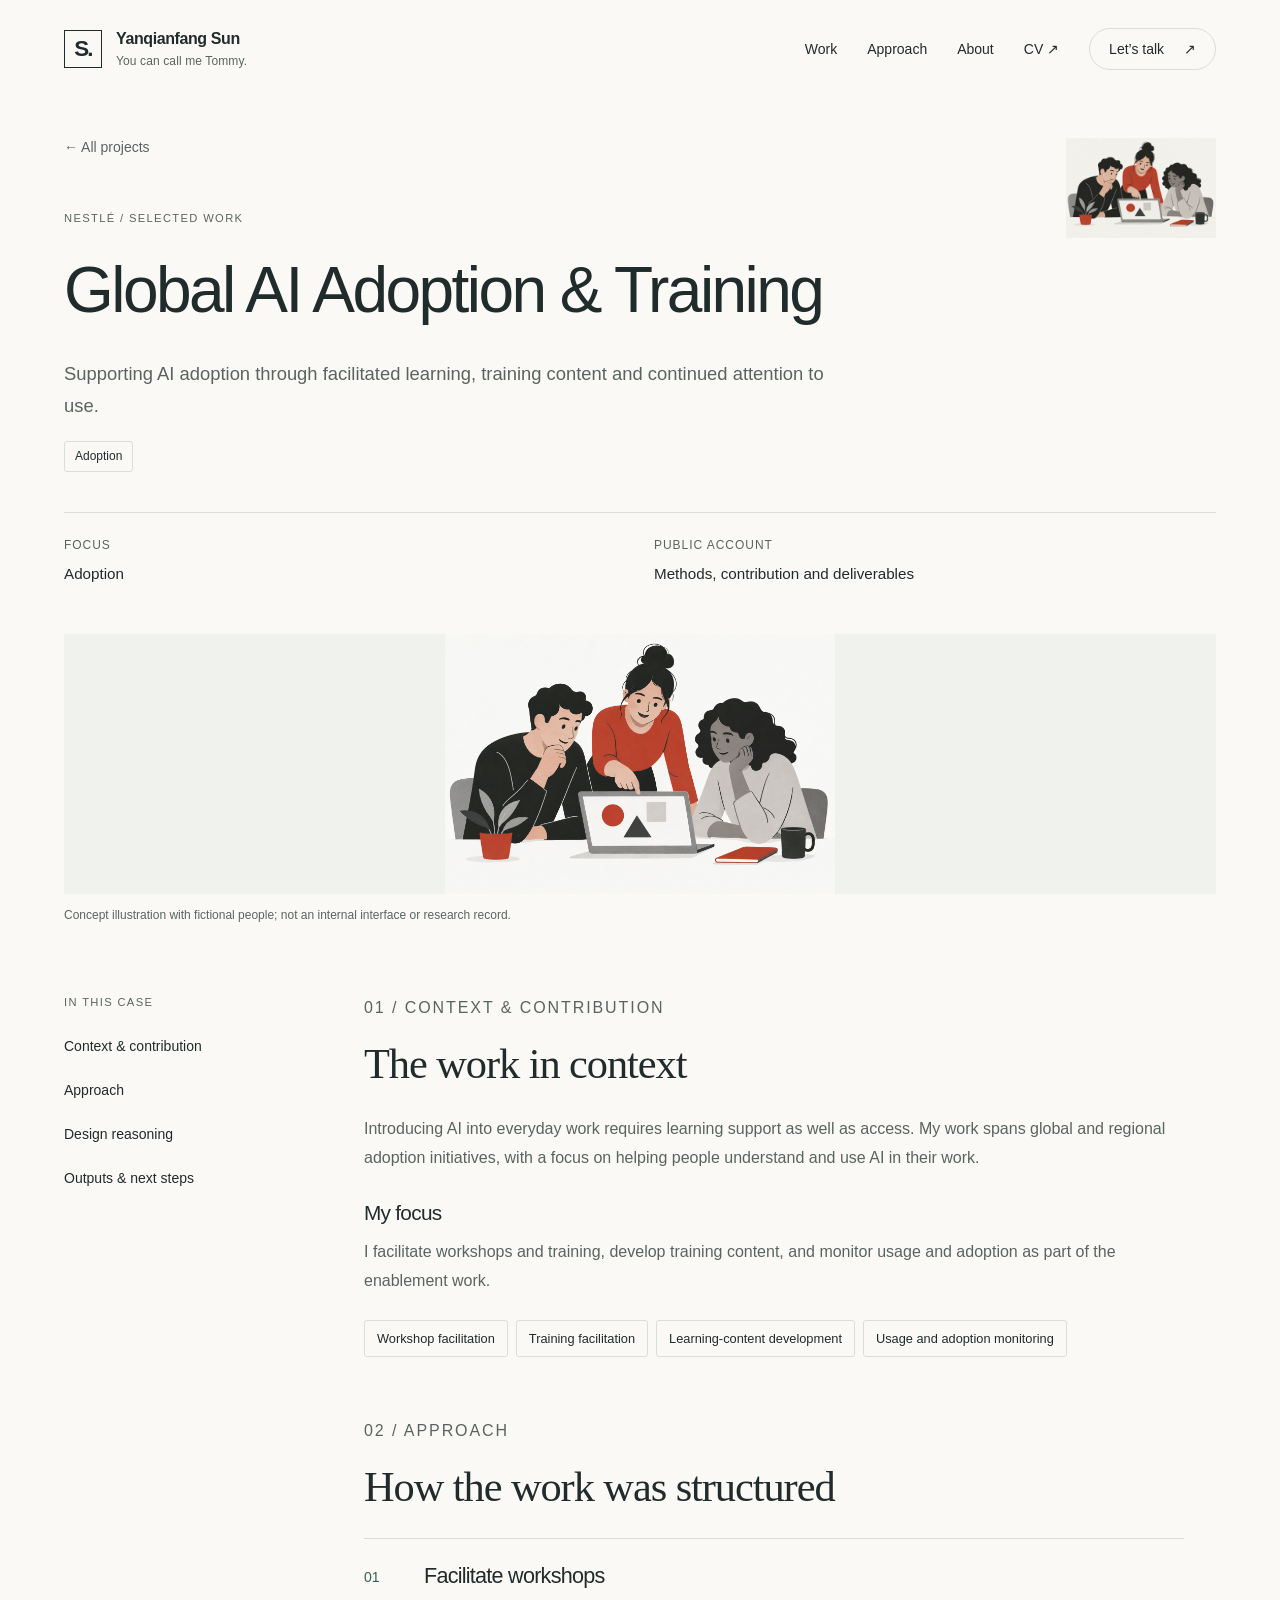
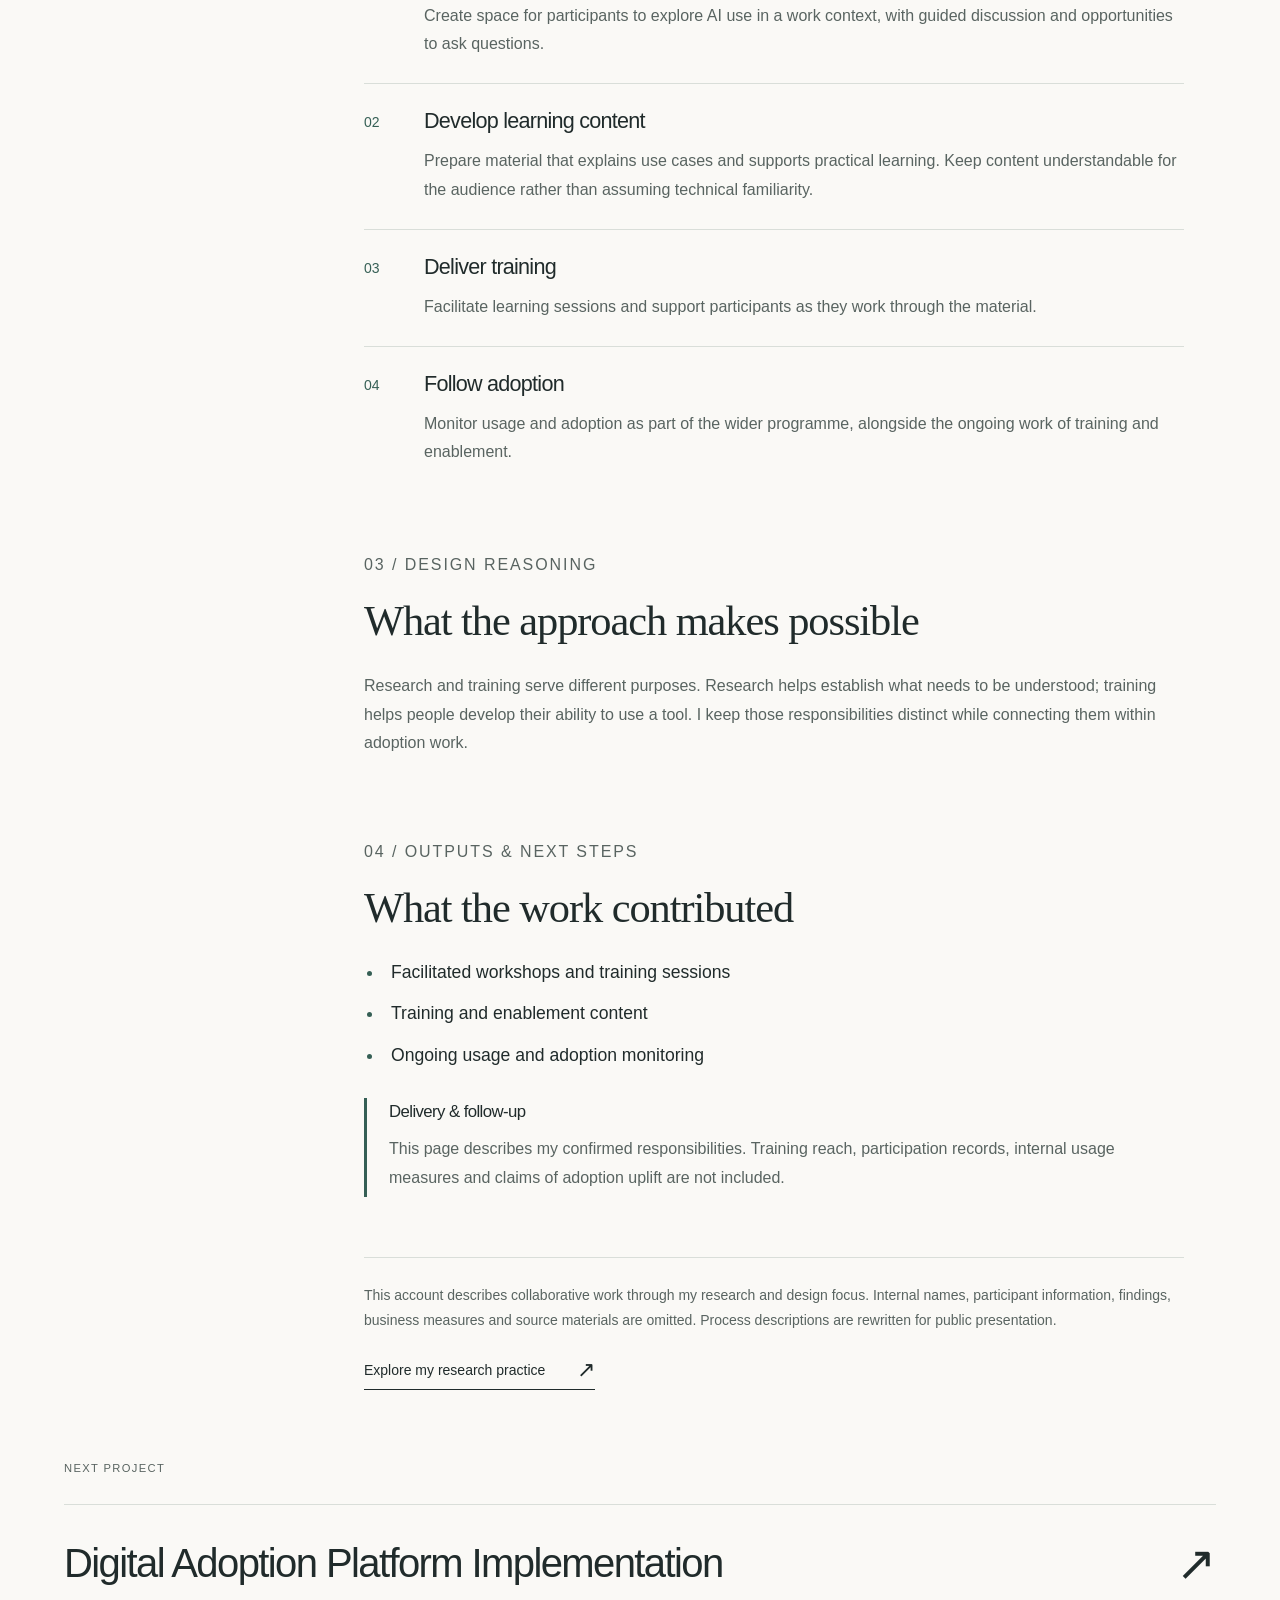
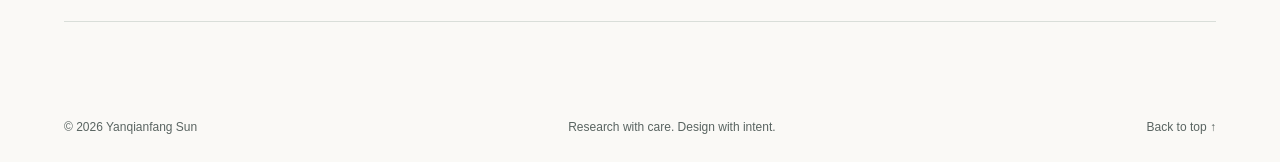
<file: ai-training.html>
<!doctype html>
<html lang="en">
<head>
  <meta charset="utf-8">
  <meta name="viewport" content="width=device-width, initial-scale=1">
  <meta name="description" content="Supporting AI adoption through facilitated learning, training content and continued attention to use.">
  <meta name="theme-color" content="#f8f8f6">
  <title>Global AI Adoption &amp; Training — Yanqianfang Sun</title>
  <link rel="icon" type="image/svg+xml" href="data:image/svg+xml,%3Csvg xmlns='http://www.w3.org/2000/svg' viewBox='0 0 40 40'%3E%3Crect width='40' height='40' rx='8' fill='%23cc3528'/%3E%3Ctext x='20' y='28' text-anchor='middle' font-family='Arial' font-weight='700' font-size='25' fill='white'%3ES%3C/text%3E%3C/svg%3E">
  <link rel="stylesheet" href="style.css">
  <script src="site.js" defer></script>
<link rel="stylesheet" href="pages.css">
  <link rel="stylesheet" href="case-studies.css">
  <link rel="stylesheet" href="portfolio-update.css?v=20260928d">
</head>
<body>  <a class="skip-link" href="#main">Skip to content</a>
  <header class="site-header">
    <a class="identity" href="./" aria-label="Yanqianfang Sun home"><span class="monogram" aria-hidden="true">S.</span><span>Yanqianfang Sun<span class="nickname">You can call me Tommy.</span></span></a>
    <nav aria-label="Main navigation"><a href="./#work">Work</a><a href="./#methods">Approach</a><a href="./#about">About</a><a href="cv.html">CV <span aria-hidden="true">↗</span></a><a class="nav-contact" href="./#contact">Let’s talk <span aria-hidden="true">↗</span></a></nav>
  </header>
<main id="main">
<section class="container detail-hero"><a class="back-link" href="./#work">← All projects</a><img class="case-thumbnail" src="digital-facilitation.png" alt="" width="1536" height="1024" decoding="async"><p class="eyebrow">Nestlé / Selected work</p><h1>Global AI Adoption &amp; Training</h1><p class="detail-intro">Supporting AI adoption through facilitated learning, training content and continued attention to use.</p><div class="tags"><span>Adoption</span></div><dl class="detail-meta"><div><dt>Focus</dt><dd>Adoption</dd></div><div><dt>Public account</dt><dd>Methods, contribution and deliverables</dd></div></dl></section>
<figure class="case-art container"><img src="digital-facilitation.png" alt="Concept illustration of a facilitator supporting a learning activity." width="1536" height="1024"><figcaption>Concept illustration with fictional people; not an internal interface or research record.</figcaption></figure>
<div class="container detail-layout case-layout"><aside class="detail-nav"><p class="eyebrow">In this case</p><nav aria-label="On this page"><a href="#context">Context & contribution</a><a href="#approach">Approach</a><a href="#reasoning">Design reasoning</a><a href="#outputs">Outputs & next steps</a></nav></aside><div class="detail-body">
<section id="context"><p class="eyebrow">01 / Context & contribution</p><h2>The work in context</h2><p>Introducing AI into everyday work requires learning support as well as access. My work spans global and regional adoption initiatives, with a focus on helping people understand and use AI in their work.</p><h3 class="case-subtitle">My focus</h3><p>I facilitate workshops and training, develop training content, and monitor usage and adoption as part of the enablement work.</p><ul class="method-tags" aria-label="Methods"><li>Workshop facilitation</li><li>Training facilitation</li><li>Learning-content development</li><li>Usage and adoption monitoring</li></ul></section>
<section id="approach"><p class="eyebrow">02 / Approach</p><h2>How the work was structured</h2><div class="contribution-row"><span class="step-number">01</span><div><h3>Facilitate workshops</h3><p>Create space for participants to explore AI use in a work context, with guided discussion and opportunities to ask questions.</p></div></div><div class="contribution-row"><span class="step-number">02</span><div><h3>Develop learning content</h3><p>Prepare material that explains use cases and supports practical learning. Keep content understandable for the audience rather than assuming technical familiarity.</p></div></div><div class="contribution-row"><span class="step-number">03</span><div><h3>Deliver training</h3><p>Facilitate learning sessions and support participants as they work through the material.</p></div></div><div class="contribution-row"><span class="step-number">04</span><div><h3>Follow adoption</h3><p>Monitor usage and adoption as part of the wider programme, alongside the ongoing work of training and enablement.</p></div></div></section>
<section id="reasoning"><p class="eyebrow">03 / Design reasoning</p><h2>What the approach makes possible</h2><p>Research and training serve different purposes. Research helps establish what needs to be understood; training helps people develop their ability to use a tool. I keep those responsibilities distinct while connecting them within adoption work.</p></section>
<section id="outputs"><p class="eyebrow">04 / Outputs & next steps</p><h2>What the work contributed</h2><ul class="output-list"><li>Facilitated workshops and training sessions</li><li>Training and enablement content</li><li>Ongoing usage and adoption monitoring</li></ul><div class="case-status"><h3>Delivery & follow-up</h3><p>This page describes my confirmed responsibilities. Training reach, participation records, internal usage measures and claims of adoption uplift are not included.</p></div></section>
<p class="disclosure">This account describes collaborative work through my research and design focus. Internal names, participant information, findings, business measures and source materials are omitted. Process descriptions are rewritten for public presentation.</p><a class="text-link approach-link" href="research-practice.html">Explore my research practice <span aria-hidden="true">↗</span></a>
</div></div><section class="next-project container"><p class="eyebrow">Next project</p><a href="internal-product-implementation.html"><h2>Digital Adoption Platform Implementation</h2><span aria-hidden="true">↗</span></a></section></main>  <footer class="container site-footer"><span>© <span data-year>2026</span> Yanqianfang Sun</span><span>Research with care. Design with intent.</span><a href="#main">Back to top ↑</a></footer>
</body></html>
</file>
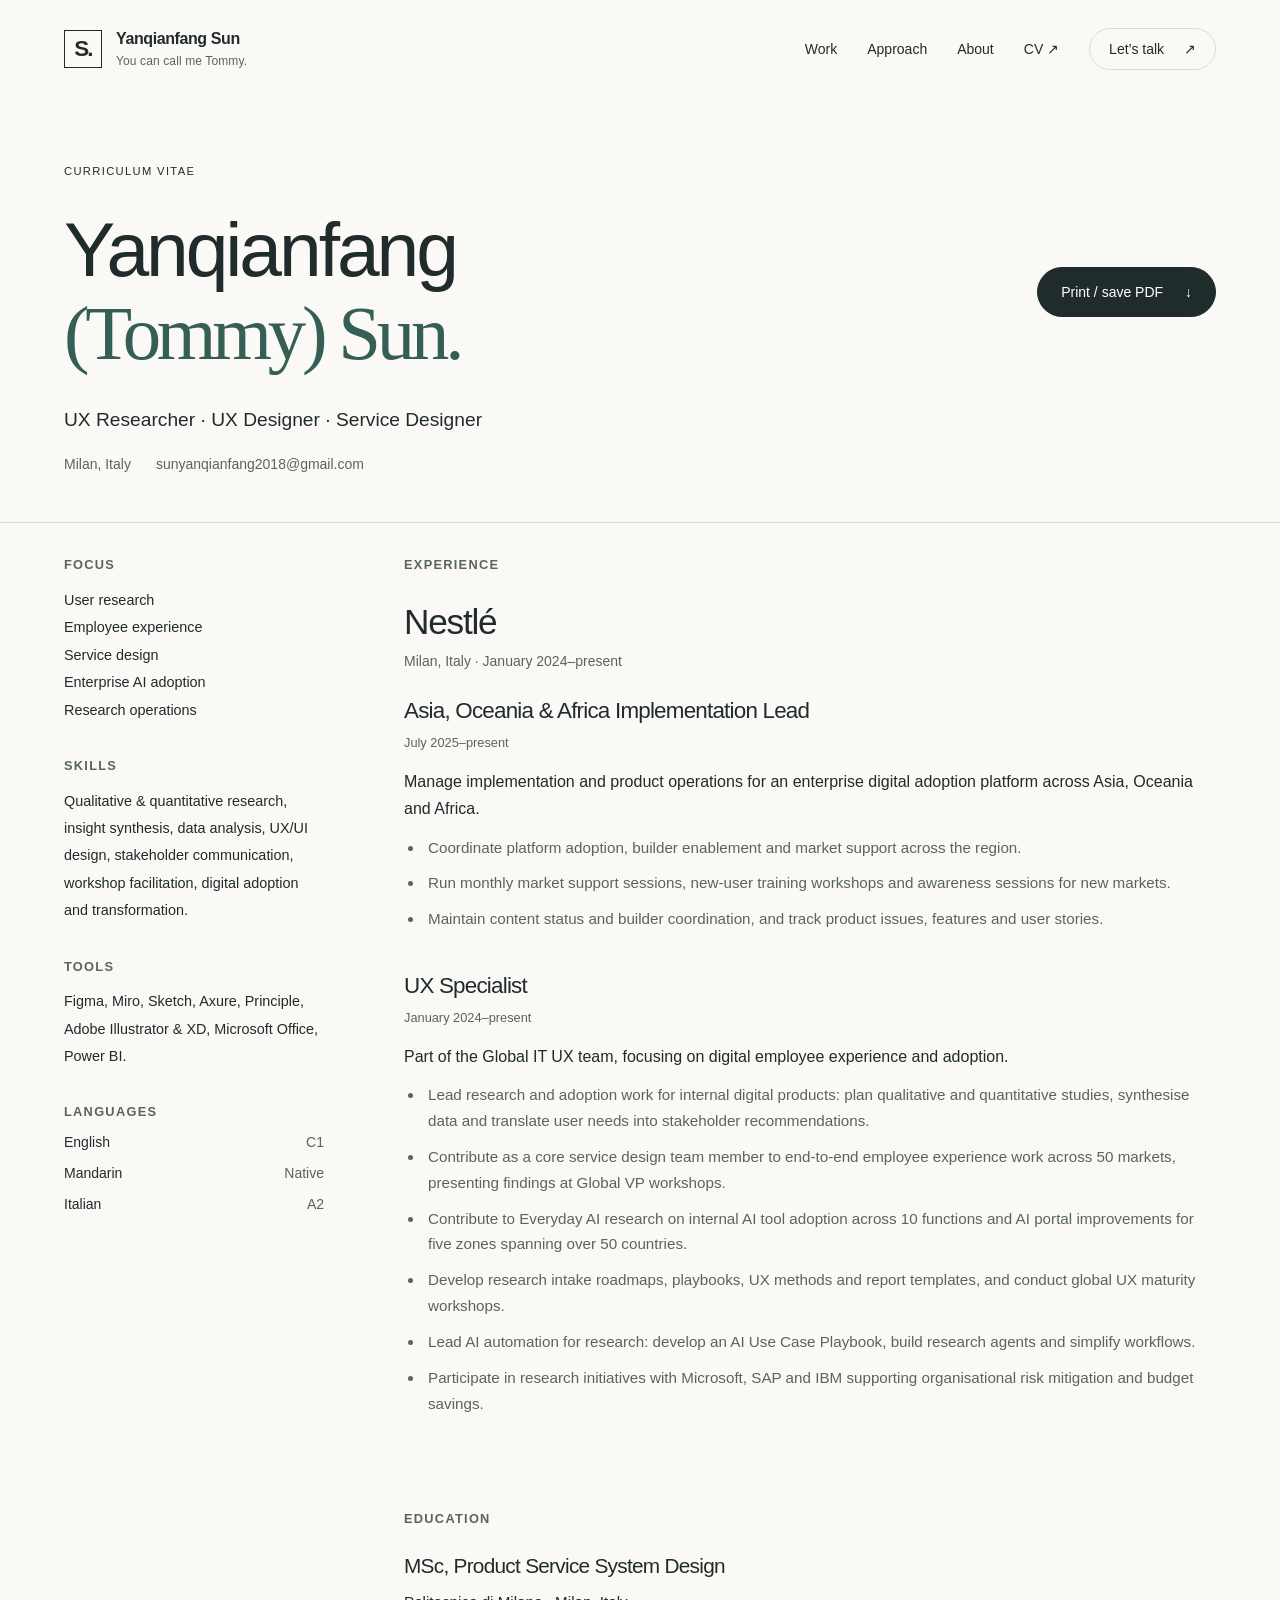
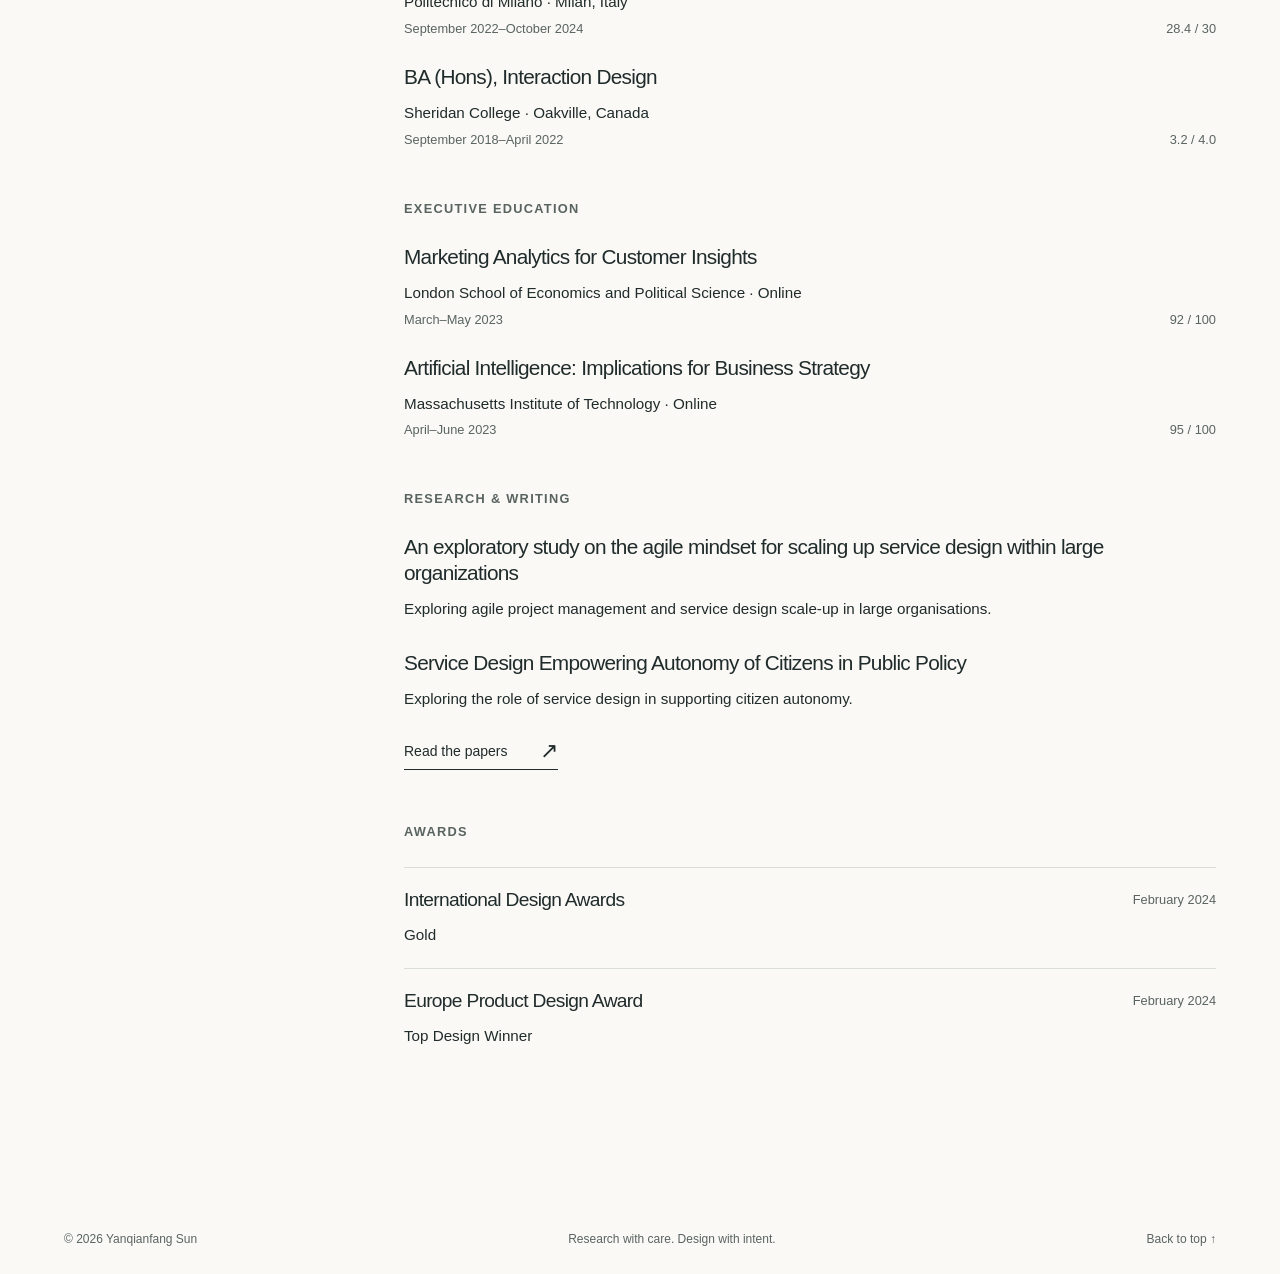
<file: cv.html>
<!doctype html>
<html lang="en">
<head>
  <meta charset="utf-8">
  <meta name="viewport" content="width=device-width, initial-scale=1">
  <meta name="description" content="Professional experience, education and capabilities of Yanqianfang (Tommy) Sun, UX Specialist at Nestlé.">
  <meta name="theme-color" content="#f8f8f6">
  <title>CV — Yanqianfang (Tommy) Sun</title>
  <link rel="icon" type="image/svg+xml" href="data:image/svg+xml,%3Csvg xmlns='http://www.w3.org/2000/svg' viewBox='0 0 40 40'%3E%3Crect width='40' height='40' rx='8' fill='%23cc3528'/%3E%3Ctext x='20' y='28' text-anchor='middle' font-family='Arial' font-weight='700' font-size='25' fill='white'%3ES%3C/text%3E%3C/svg%3E">
  <link rel="stylesheet" href="style.css">
  <script src="site.js" defer></script>
  <link rel="stylesheet" href="pages.css">
  <link rel="stylesheet" href="portfolio-update.css?v=20260928d">
</head>
<body>
  <a class="skip-link" href="#main">Skip to content</a>
  <header class="site-header">
    <a class="identity" href="./" aria-label="Yanqianfang Sun home"><span class="monogram" aria-hidden="true">S.</span><span>Yanqianfang Sun<span class="nickname">You can call me Tommy.</span></span></a>
    <nav aria-label="Main navigation"><a href="./#work">Work</a><a href="./#methods">Approach</a><a href="./#about">About</a><a href="cv.html">CV <span aria-hidden="true">↗</span></a><a class="nav-contact" href="./#contact">Let’s talk <span aria-hidden="true">↗</span></a></nav>
  </header>
<main id="main"><section class="container cv-hero"><p class="eyebrow">Curriculum vitae</p><div class="cv-title"><h1>Yanqianfang<br><em>(Tommy) Sun.</em></h1><button class="print-button" type="button" id="print-cv">Print / save PDF <span aria-hidden="true">↓</span></button></div><p class="cv-subtitle">UX Researcher · UX Designer · Service Designer</p><div class="cv-contact"><span>Milan, Italy</span><a href="mailto:sunyanqianfang2018@gmail.com">sunyanqianfang2018@gmail.com</a></div></section>
<div class="container cv-layout"><aside class="cv-sidebar"><section><h2>Focus</h2><p>User research<br>Employee experience<br>Service design<br>Enterprise AI adoption<br>Research operations</p></section><section><h2>Skills</h2><p>Qualitative & quantitative research, insight synthesis, data analysis, UX/UI design, stakeholder communication, workshop facilitation, digital adoption and transformation.</p></section><section><h2>Tools</h2><p>Figma, Miro, Sketch, Axure, Principle, Adobe Illustrator & XD, Microsoft Office, Power BI.</p></section><section><h2>Languages</h2><dl class="cv-languages"><div><dt>English</dt><dd>C1</dd></div><div><dt>Mandarin</dt><dd>Native</dd></div><div><dt>Italian</dt><dd>A2</dd></div></dl></section></aside>
<div class="cv-main"><section><h2>Experience</h2><div class="cv-employer"><h3>Nestlé</h3><span>Milan, Italy · January 2024–present</span></div><article class="cv-role"><div class="role-title"><h3>Asia, Oceania & Africa Implementation Lead</h3><span>July 2025–present</span></div><p>Manage implementation and product operations for an enterprise digital adoption platform across Asia, Oceania and Africa.</p><ul><li>Coordinate platform adoption, builder enablement and market support across the region.</li><li>Run monthly market support sessions, new-user training workshops and awareness sessions for new markets.</li><li>Maintain content status and builder coordination, and track product issues, features and user stories.</li></ul></article><article class="cv-role"><div class="role-title"><h3>UX Specialist</h3><span>January 2024–present</span></div><p>Part of the Global IT UX team, focusing on digital employee experience and adoption.</p><ul><li>Lead research and adoption work for internal digital products: plan qualitative and quantitative studies, synthesise data and translate user needs into stakeholder recommendations.</li><li>Contribute as a core service design team member to end-to-end employee experience work across 50 markets, presenting findings at Global VP workshops.</li><li>Contribute to Everyday AI research on internal AI tool adoption across 10 functions and AI portal improvements for five zones spanning over 50 countries.</li><li>Develop research intake roadmaps, playbooks, UX methods and report templates, and conduct global UX maturity workshops.</li><li>Lead AI automation for research: develop an AI Use Case Playbook, build research agents and simplify workflows.</li><li>Participate in research initiatives with Microsoft, SAP and IBM supporting organisational risk mitigation and budget savings.</li></ul></article></section>
<section><h2>Education</h2><article class="education-row"><h3>MSc, Product Service System Design</h3><p>Politecnico di Milano · Milan, Italy</p><div><span>September 2022–October 2024</span><span>28.4 / 30</span></div></article><article class="education-row"><h3>BA (Hons), Interaction Design</h3><p>Sheridan College · Oakville, Canada</p><div><span>September 2018–April 2022</span><span>3.2 / 4.0</span></div></article></section>
<section><h2>Executive education</h2><article class="education-row"><h3>Marketing Analytics for Customer Insights</h3><p>London School of Economics and Political Science · Online</p><div><span>March–May 2023</span><span>92 / 100</span></div></article><article class="education-row"><h3>Artificial Intelligence: Implications for Business Strategy</h3><p>Massachusetts Institute of Technology · Online</p><div><span>April–June 2023</span><span>95 / 100</span></div></article></section>
<section><h2>Research & writing</h2><article class="education-row"><h3>An exploratory study on the agile mindset for scaling up service design within large organizations</h3><p>Exploring agile project management and service design scale-up in large organisations.</p></article><article class="education-row"><h3>Service Design Empowering Autonomy of Citizens in Public Policy</h3><p>Exploring the role of service design in supporting citizen autonomy.</p></article><a class="text-link print-hide" href="./#writing">Read the papers <span aria-hidden="true">↗</span></a></section>
<section><h2>Awards</h2><article class="award-row"><div><h3>International Design Awards</h3><p>Gold</p></div><span>February 2024</span></article><article class="award-row"><div><h3>Europe Product Design Award</h3><p>Top Design Winner</p></div><span>February 2024</span></article></section></div></div></main>  <footer class="container site-footer"><span>© <span data-year>2026</span> Yanqianfang Sun</span><span>Research with care. Design with intent.</span><a href="#main">Back to top ↑</a></footer>
</body></html>
</file>
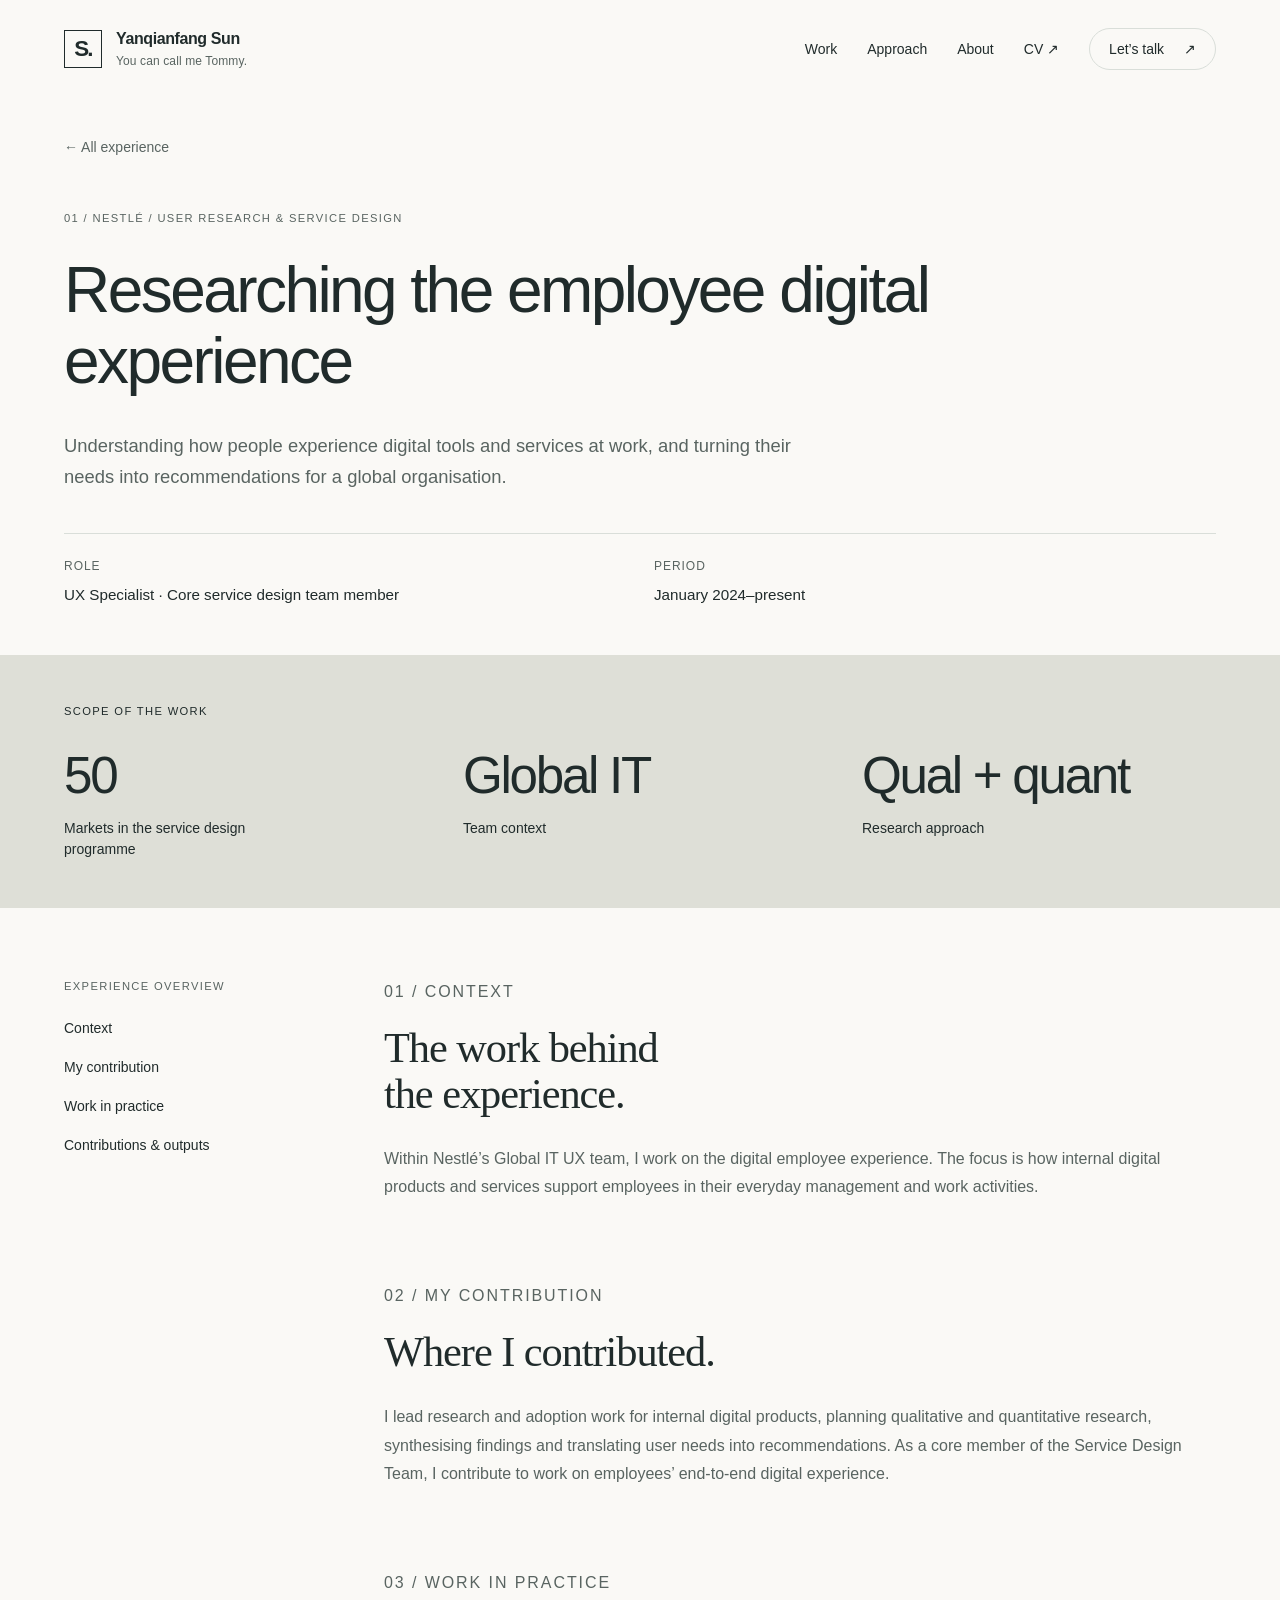
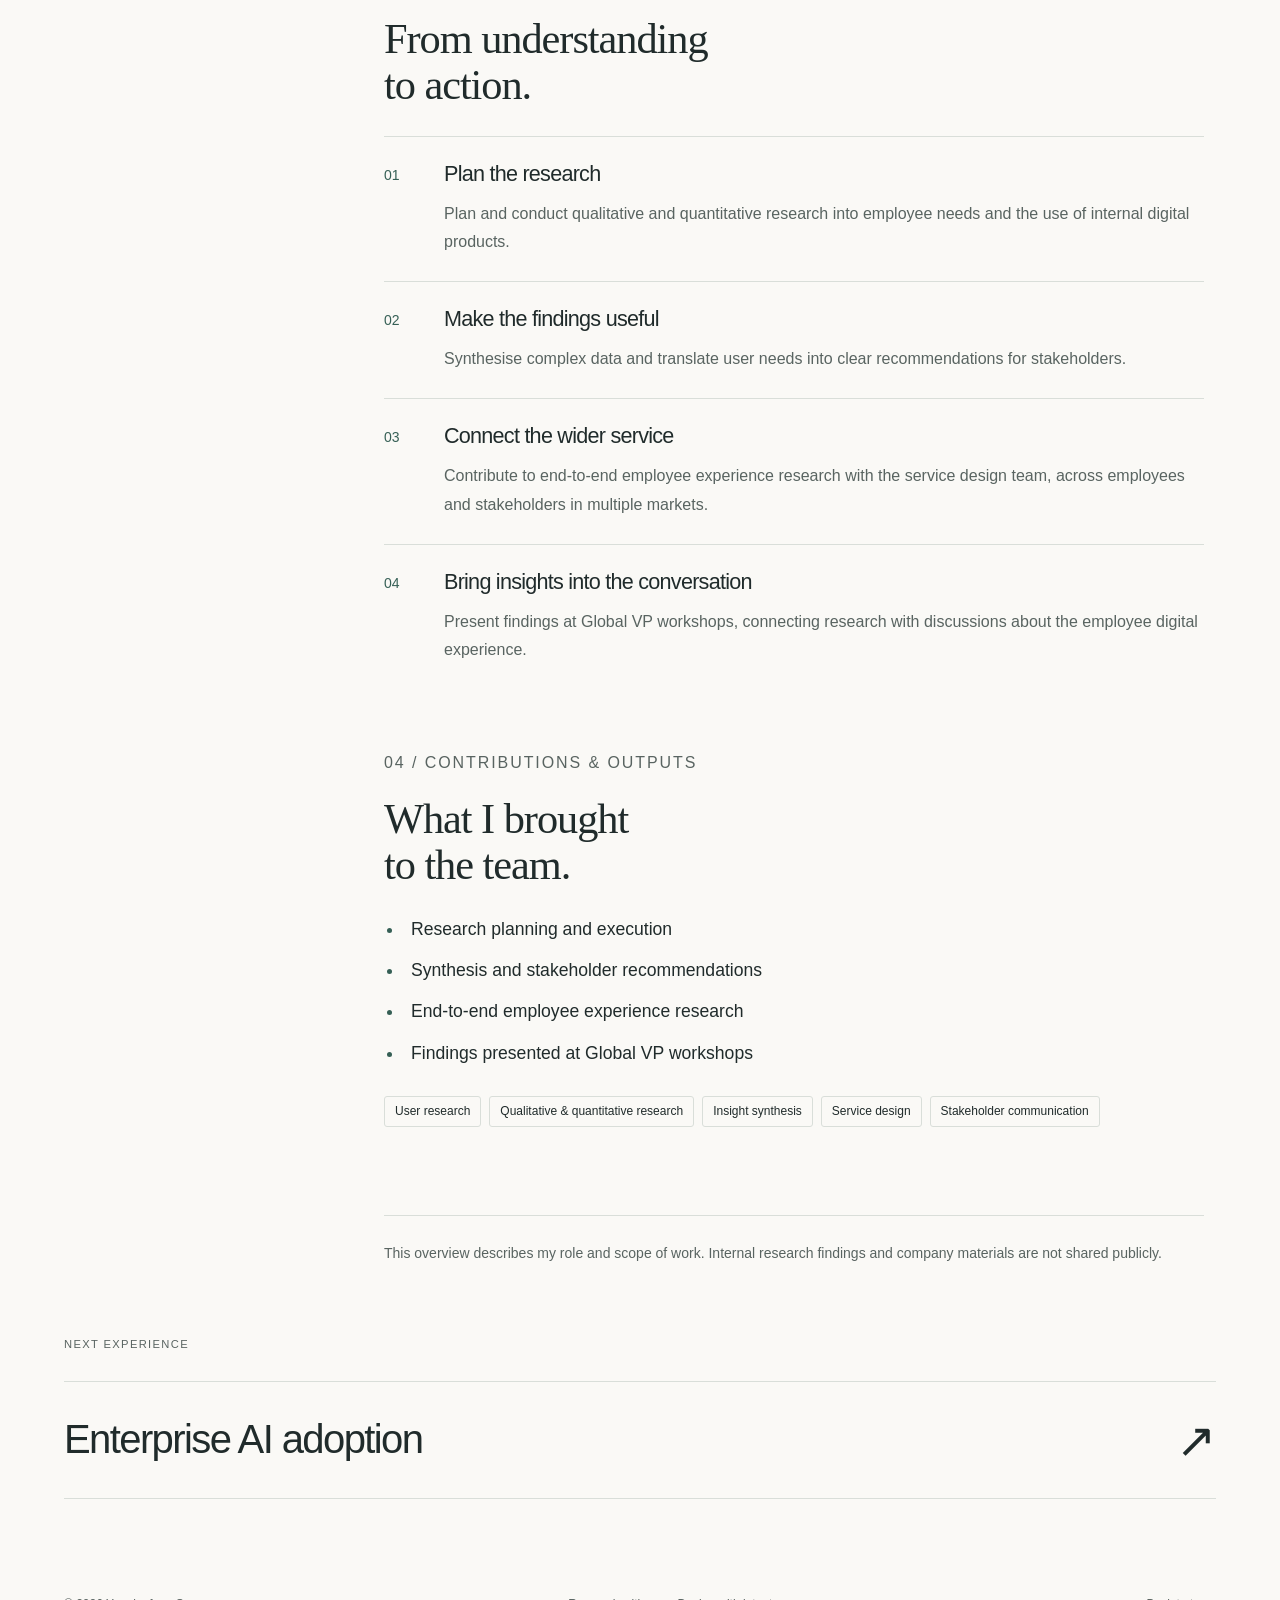
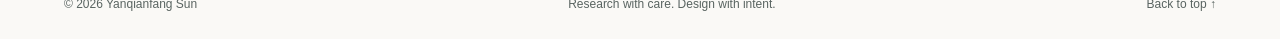
<file: employee-experience.html>
<!doctype html>
<html lang="en">
<head>
  <meta charset="utf-8">
  <meta name="viewport" content="width=device-width, initial-scale=1">
  <meta name="description" content="Understanding how people experience digital tools and services at work, and turning their needs into recommendations for a global organisation.">
  <meta name="theme-color" content="#f8f8f6">
  <title>Researching the employee digital experience — Yanqianfang Sun</title>
  <link rel="icon" type="image/svg+xml" href="data:image/svg+xml,%3Csvg xmlns='http://www.w3.org/2000/svg' viewBox='0 0 40 40'%3E%3Crect width='40' height='40' rx='8' fill='%23cc3528'/%3E%3Ctext x='20' y='28' text-anchor='middle' font-family='Arial' font-weight='700' font-size='25' fill='white'%3ES%3C/text%3E%3C/svg%3E">
  <link rel="stylesheet" href="style.css">
  <script src="site.js" defer></script>
  <link rel="stylesheet" href="pages.css">
  <link rel="stylesheet" href="portfolio-update.css?v=20260928d">
</head>
<body>
  <a class="skip-link" href="#main">Skip to content</a>
  <header class="site-header">
    <a class="identity" href="./" aria-label="Yanqianfang Sun home"><span class="monogram" aria-hidden="true">S.</span><span>Yanqianfang Sun<span class="nickname">You can call me Tommy.</span></span></a>
    <nav aria-label="Main navigation"><a href="./#work">Work</a><a href="./#methods">Approach</a><a href="./#about">About</a><a href="cv.html">CV <span aria-hidden="true">↗</span></a><a class="nav-contact" href="./#contact">Let’s talk <span aria-hidden="true">↗</span></a></nav>
  </header>
<main id="main"><section class="container detail-hero"><a class="back-link" href="./#work">← All experience</a><p class="eyebrow">01 / Nestlé / User research & service design</p><h1>Researching the employee digital experience</h1><p class="detail-intro">Understanding how people experience digital tools and services at work, and turning their needs into recommendations for a global organisation.</p><dl class="detail-meta"><div><dt>Role</dt><dd>UX Specialist · Core service design team member</dd></div><div><dt>Period</dt><dd>January 2024–present</dd></div></dl></section>
    <section class="scope-band employee" aria-label="Work scope"><div class="container"><p class="eyebrow">Scope of the work</p><div class="scope-grid"><div><strong>50</strong><span>Markets in the service design programme</span></div><div><strong>Global IT</strong><span>Team context</span></div><div><strong>Qual + quant</strong><span>Research approach</span></div></div></div></section>
    <div class="container detail-layout"><aside class="detail-nav"><p class="eyebrow">Experience overview</p><nav aria-label="On this page"><a href="#context">Context</a><a href="#contribution">My contribution</a><a href="#practice">Work in practice</a><a href="#outputs">Contributions & outputs</a></nav></aside><div class="detail-body"><section id="context"><p class="eyebrow">01 / Context</p><h2>The work behind<br><em>the experience.</em></h2><p>Within Nestlé’s Global IT UX team, I work on the digital employee experience. The focus is how internal digital products and services support employees in their everyday management and work activities.</p></section><section id="contribution"><p class="eyebrow">02 / My contribution</p><h2>Where I contributed.</h2><p>I lead research and adoption work for internal digital products, planning qualitative and quantitative research, synthesising findings and translating user needs into recommendations. As a core member of the Service Design Team, I contribute to work on employees’ end-to-end digital experience.</p></section><section id="practice"><p class="eyebrow">03 / Work in practice</p><h2>From understanding<br><em>to action.</em></h2><div class="contribution-row"><span class="step-number">01</span><div><h3>Plan the research</h3><p>Plan and conduct qualitative and quantitative research into employee needs and the use of internal digital products.</p></div></div><div class="contribution-row"><span class="step-number">02</span><div><h3>Make the findings useful</h3><p>Synthesise complex data and translate user needs into clear recommendations for stakeholders.</p></div></div><div class="contribution-row"><span class="step-number">03</span><div><h3>Connect the wider service</h3><p>Contribute to end-to-end employee experience research with the service design team, across employees and stakeholders in multiple markets.</p></div></div><div class="contribution-row"><span class="step-number">04</span><div><h3>Bring insights into the conversation</h3><p>Present findings at Global VP workshops, connecting research with discussions about the employee digital experience.</p></div></div></section><section id="outputs"><p class="eyebrow">04 / Contributions & outputs</p><h2>What I brought<br><em>to the team.</em></h2><ul class="output-list"><li>Research planning and execution</li><li>Synthesis and stakeholder recommendations</li><li>End-to-end employee experience research</li><li>Findings presented at Global VP workshops</li></ul><div class="tags"><span>User research</span><span>Qualitative &amp; quantitative research</span><span>Insight synthesis</span><span>Service design</span><span>Stakeholder communication</span></div></section><p class="disclosure">This overview describes my role and scope of work. Internal research findings and company materials are not shared publicly.</p></div></div>
    <section class="next-project container"><p class="eyebrow">Next experience</p><a href="ai-adoption.html"><h2>Enterprise AI adoption</h2><span aria-hidden="true">↗</span></a></section></main>  <footer class="container site-footer"><span>© <span data-year>2026</span> Yanqianfang Sun</span><span>Research with care. Design with intent.</span><a href="#main">Back to top ↑</a></footer>
</body></html>
</file>
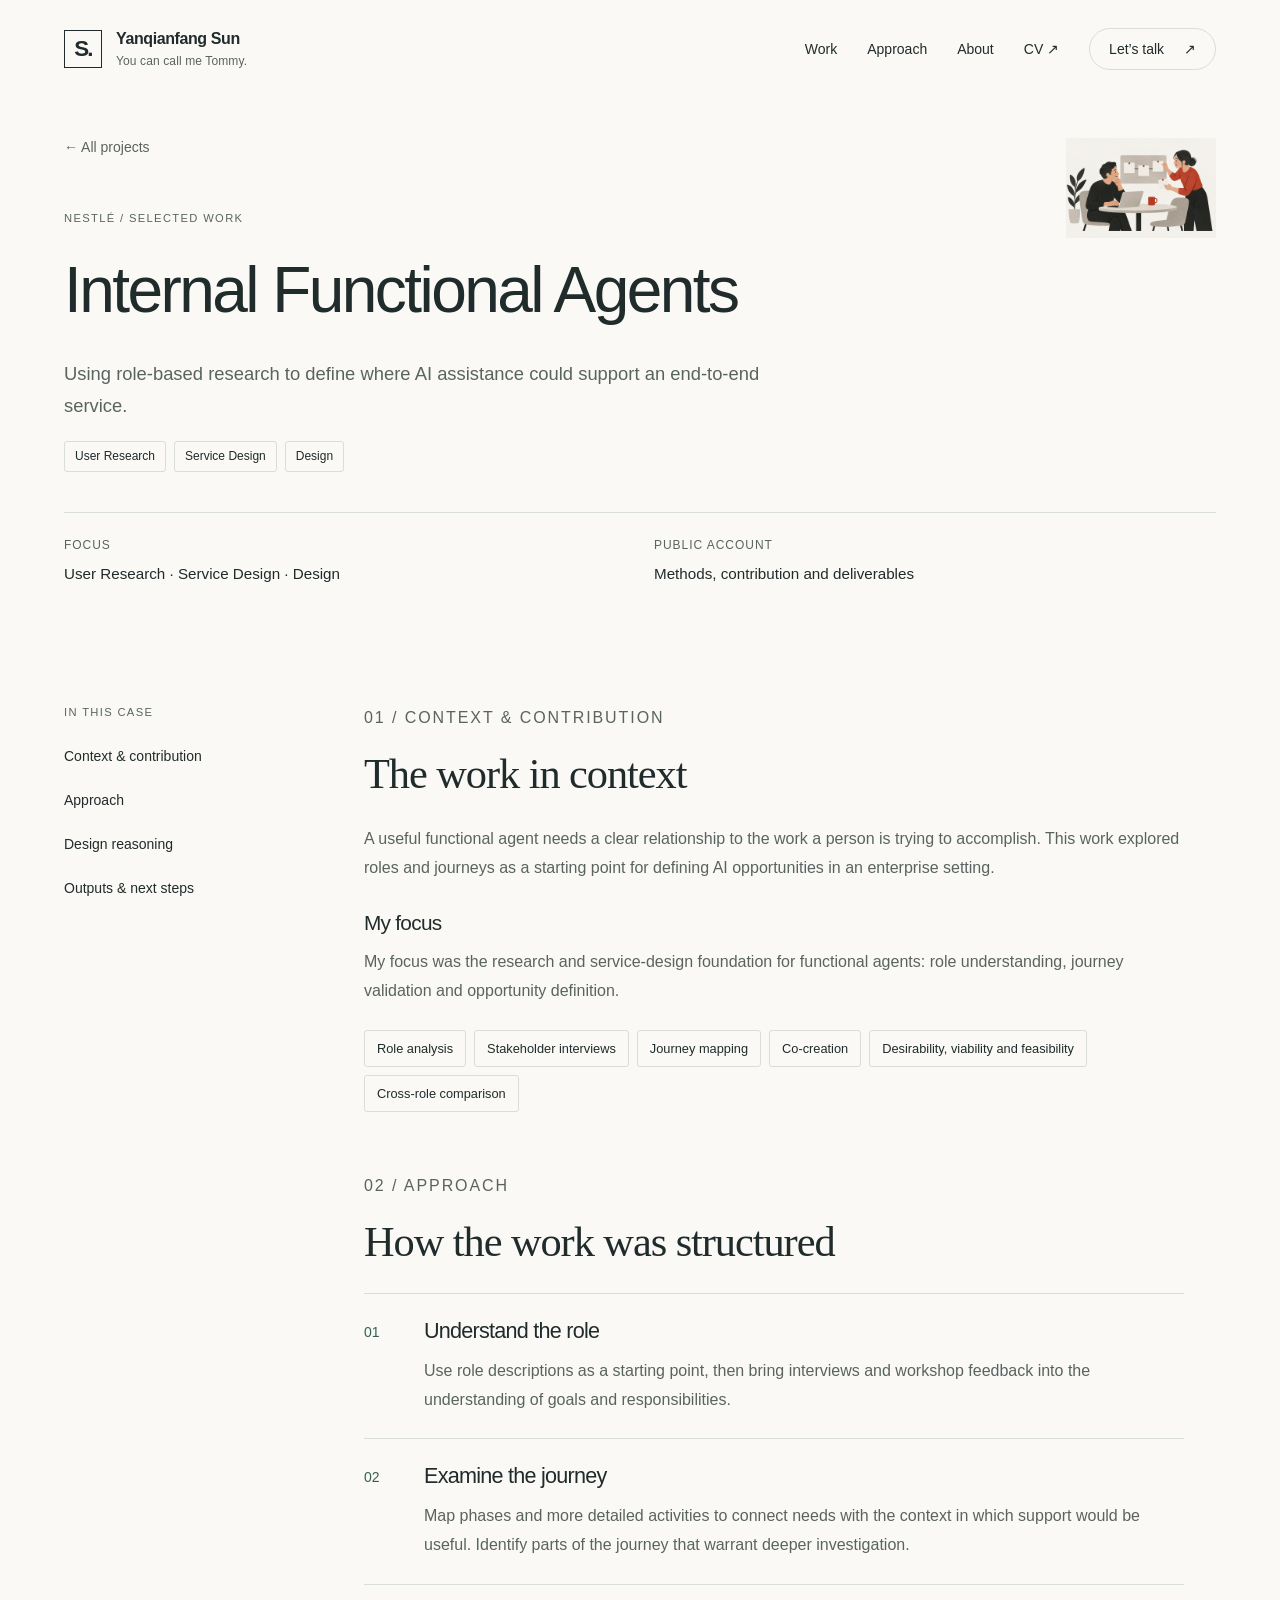
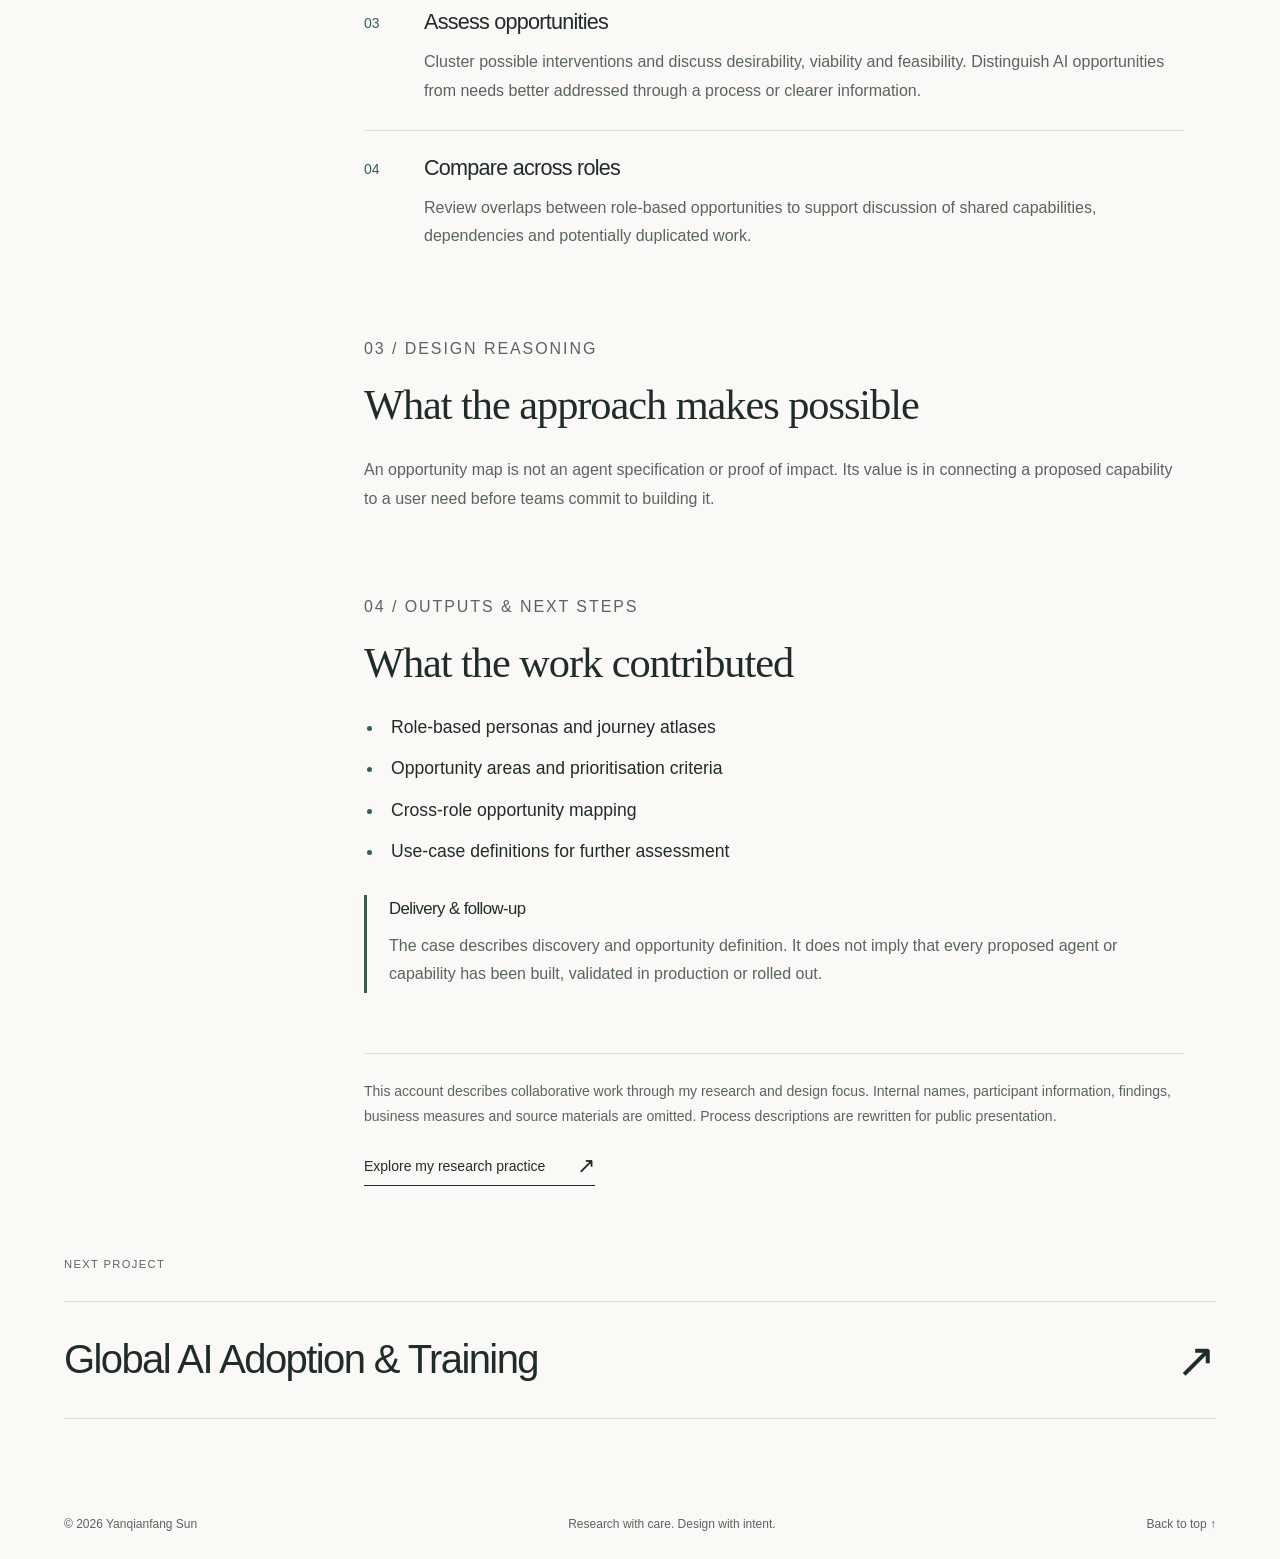
<file: functional-agents.html>
<!doctype html>
<html lang="en">
<head>
  <meta charset="utf-8">
  <meta name="viewport" content="width=device-width, initial-scale=1">
  <meta name="description" content="Using role-based research to define where AI assistance could support an end-to-end service.">
  <meta name="theme-color" content="#f8f8f6">
  <title>Internal Functional Agents — Yanqianfang Sun</title>
  <link rel="icon" type="image/svg+xml" href="data:image/svg+xml,%3Csvg xmlns='http://www.w3.org/2000/svg' viewBox='0 0 40 40'%3E%3Crect width='40' height='40' rx='8' fill='%23cc3528'/%3E%3Ctext x='20' y='28' text-anchor='middle' font-family='Arial' font-weight='700' font-size='25' fill='white'%3ES%3C/text%3E%3C/svg%3E">
  <link rel="stylesheet" href="style.css">
  <script src="site.js" defer></script>
<link rel="stylesheet" href="pages.css">
  <link rel="stylesheet" href="case-studies.css">
  <link rel="stylesheet" href="portfolio-update.css?v=20260928d">
</head>
<body>  <a class="skip-link" href="#main">Skip to content</a>
  <header class="site-header">
    <a class="identity" href="./" aria-label="Yanqianfang Sun home"><span class="monogram" aria-hidden="true">S.</span><span>Yanqianfang Sun<span class="nickname">You can call me Tommy.</span></span></a>
    <nav aria-label="Main navigation"><a href="./#work">Work</a><a href="./#methods">Approach</a><a href="./#about">About</a><a href="cv.html">CV <span aria-hidden="true">↗</span></a><a class="nav-contact" href="./#contact">Let’s talk <span aria-hidden="true">↗</span></a></nav>
  </header>
<main id="main">
<section class="container detail-hero"><a class="back-link" href="./#work">← All projects</a><img class="case-thumbnail" src="illustration-functional-agents.png" alt="" width="1536" height="1024" decoding="async"><p class="eyebrow">Nestlé / Selected work</p><h1>Internal Functional Agents</h1><p class="detail-intro">Using role-based research to define where AI assistance could support an end-to-end service.</p><div class="tags"><span>User Research</span><span>Service Design</span><span>Design</span></div><dl class="detail-meta"><div><dt>Focus</dt><dd>User Research · Service Design · Design</dd></div><div><dt>Public account</dt><dd>Methods, contribution and deliverables</dd></div></dl></section>

<div class="container detail-layout case-layout"><aside class="detail-nav"><p class="eyebrow">In this case</p><nav aria-label="On this page"><a href="#context">Context & contribution</a><a href="#approach">Approach</a><a href="#reasoning">Design reasoning</a><a href="#outputs">Outputs & next steps</a></nav></aside><div class="detail-body">
<section id="context"><p class="eyebrow">01 / Context & contribution</p><h2>The work in context</h2><p>A useful functional agent needs a clear relationship to the work a person is trying to accomplish. This work explored roles and journeys as a starting point for defining AI opportunities in an enterprise setting.</p><h3 class="case-subtitle">My focus</h3><p>My focus was the research and service-design foundation for functional agents: role understanding, journey validation and opportunity definition.</p><ul class="method-tags" aria-label="Methods"><li>Role analysis</li><li>Stakeholder interviews</li><li>Journey mapping</li><li>Co-creation</li><li>Desirability, viability and feasibility</li><li>Cross-role comparison</li></ul></section>
<section id="approach"><p class="eyebrow">02 / Approach</p><h2>How the work was structured</h2><div class="contribution-row"><span class="step-number">01</span><div><h3>Understand the role</h3><p>Use role descriptions as a starting point, then bring interviews and workshop feedback into the understanding of goals and responsibilities.</p></div></div><div class="contribution-row"><span class="step-number">02</span><div><h3>Examine the journey</h3><p>Map phases and more detailed activities to connect needs with the context in which support would be useful. Identify parts of the journey that warrant deeper investigation.</p></div></div><div class="contribution-row"><span class="step-number">03</span><div><h3>Assess opportunities</h3><p>Cluster possible interventions and discuss desirability, viability and feasibility. Distinguish AI opportunities from needs better addressed through a process or clearer information.</p></div></div><div class="contribution-row"><span class="step-number">04</span><div><h3>Compare across roles</h3><p>Review overlaps between role-based opportunities to support discussion of shared capabilities, dependencies and potentially duplicated work.</p></div></div></section>
<section id="reasoning"><p class="eyebrow">03 / Design reasoning</p><h2>What the approach makes possible</h2><p>An opportunity map is not an agent specification or proof of impact. Its value is in connecting a proposed capability to a user need before teams commit to building it.</p></section>
<section id="outputs"><p class="eyebrow">04 / Outputs & next steps</p><h2>What the work contributed</h2><ul class="output-list"><li>Role-based personas and journey atlases</li><li>Opportunity areas and prioritisation criteria</li><li>Cross-role opportunity mapping</li><li>Use-case definitions for further assessment</li></ul><div class="case-status"><h3>Delivery & follow-up</h3><p>The case describes discovery and opportunity definition. It does not imply that every proposed agent or capability has been built, validated in production or rolled out.</p></div></section>
<p class="disclosure">This account describes collaborative work through my research and design focus. Internal names, participant information, findings, business measures and source materials are omitted. Process descriptions are rewritten for public presentation.</p><a class="text-link approach-link" href="research-practice.html">Explore my research practice <span aria-hidden="true">↗</span></a>
</div></div><section class="next-project container"><p class="eyebrow">Next project</p><a href="ai-training.html"><h2>Global AI Adoption &amp; Training</h2><span aria-hidden="true">↗</span></a></section></main>  <footer class="container site-footer"><span>© <span data-year>2026</span> Yanqianfang Sun</span><span>Research with care. Design with intent.</span><a href="#main">Back to top ↑</a></footer>
</body></html>
</file>
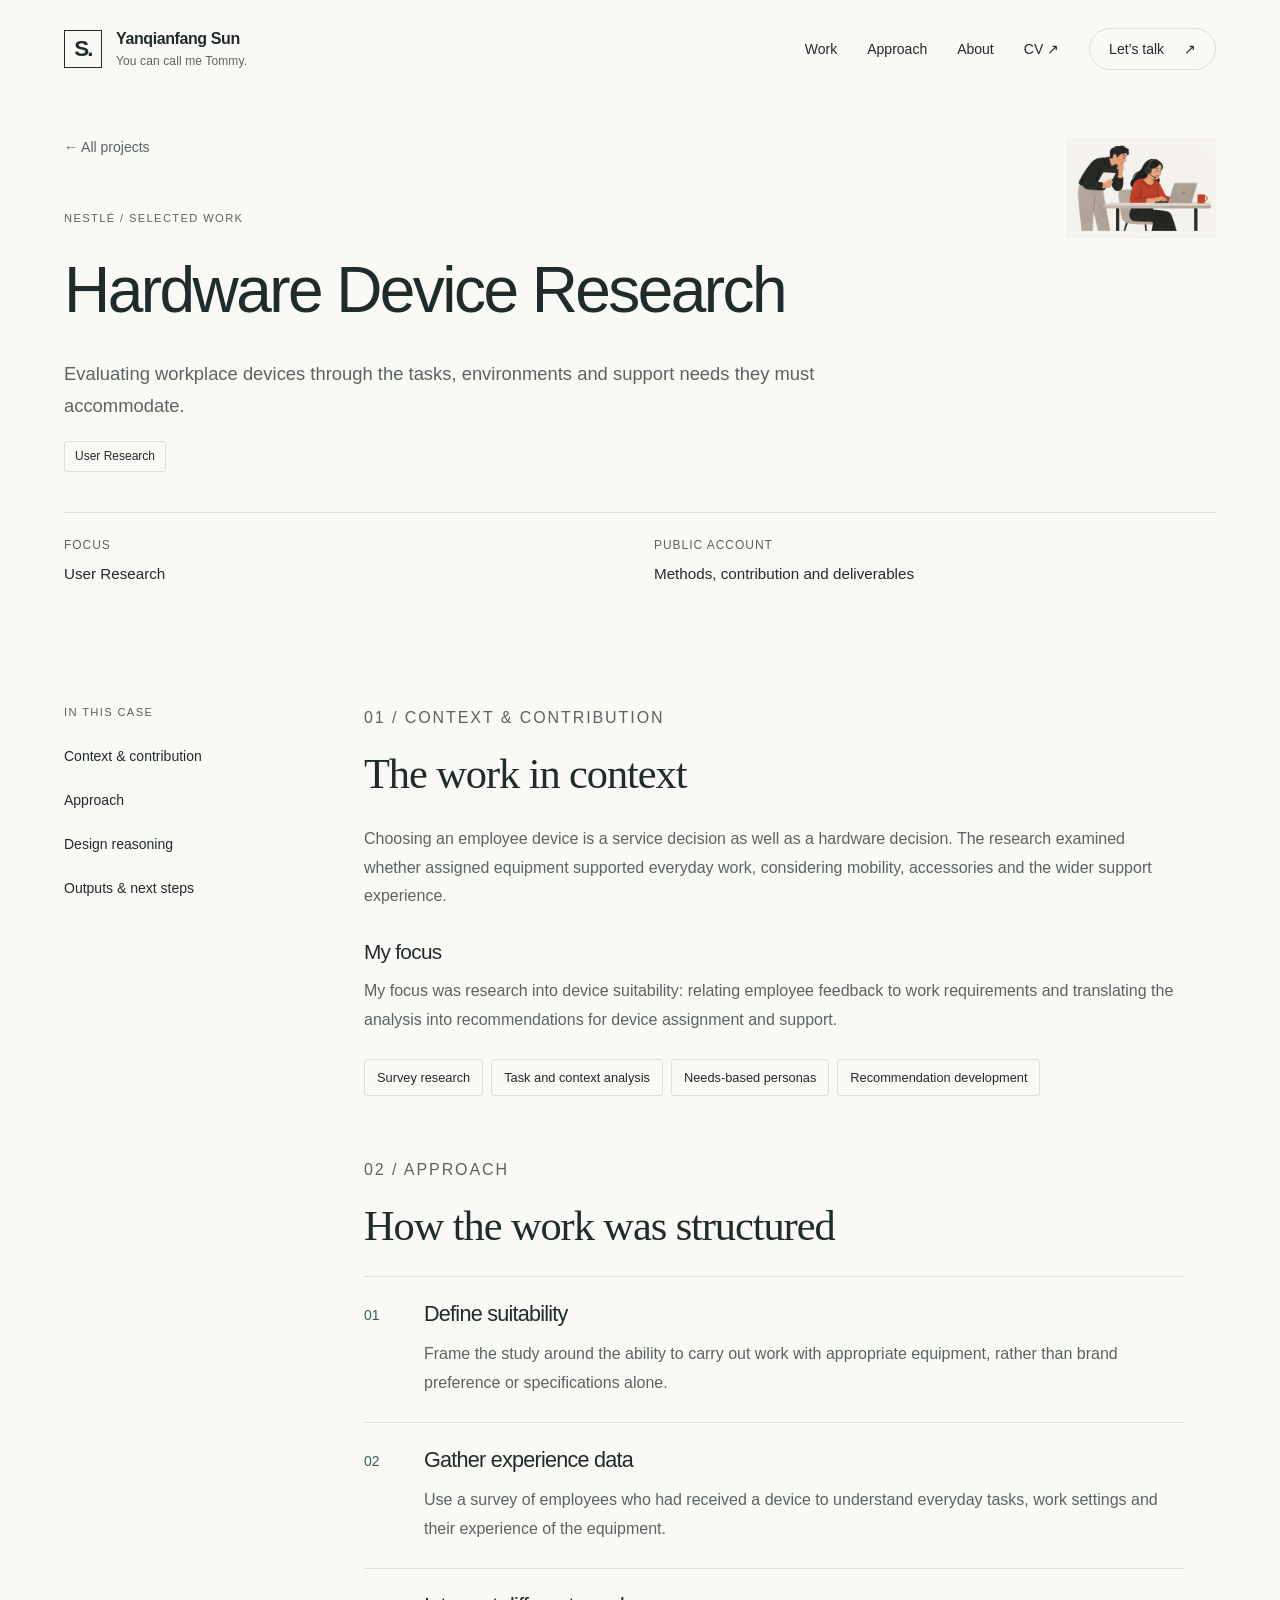
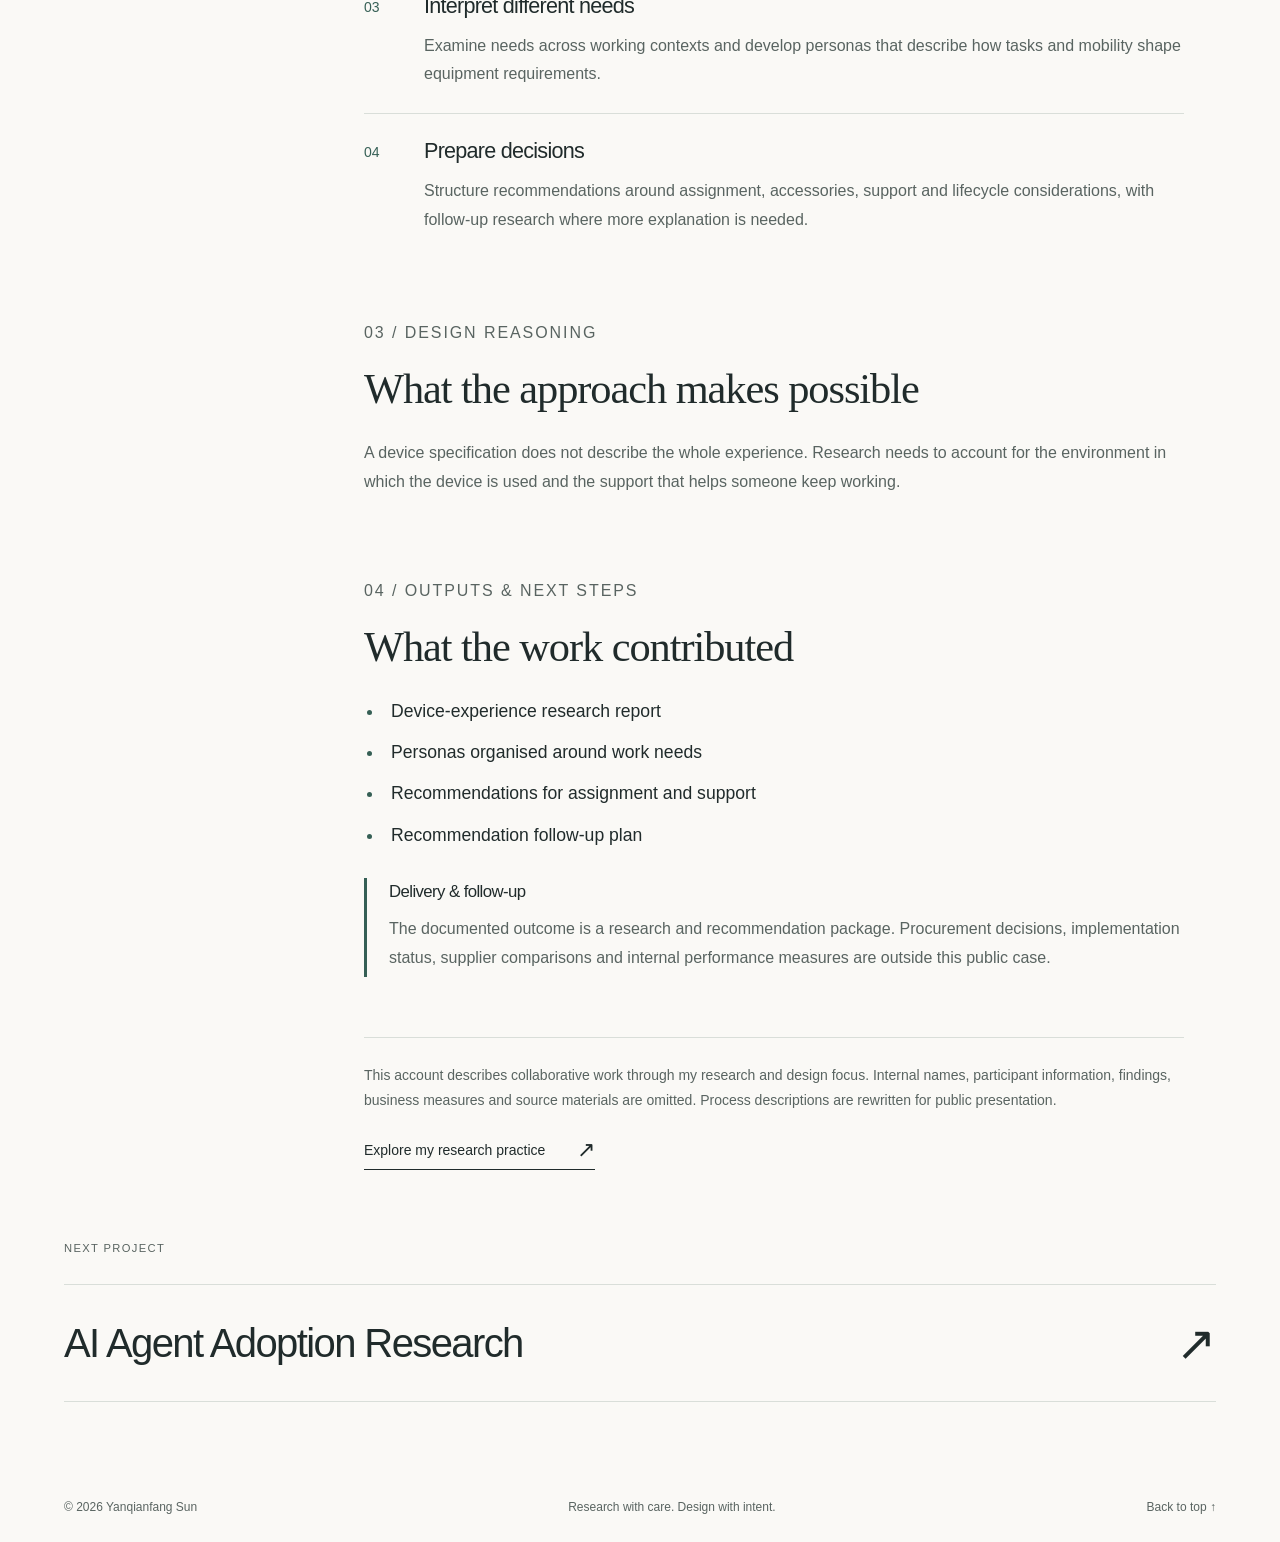
<file: hardware-devices.html>
<!doctype html>
<html lang="en">
<head>
  <meta charset="utf-8">
  <meta name="viewport" content="width=device-width, initial-scale=1">
  <meta name="description" content="Evaluating workplace devices through the tasks, environments and support needs they must accommodate.">
  <meta name="theme-color" content="#f8f8f6">
  <title>Hardware Device Research — Yanqianfang Sun</title>
  <link rel="icon" type="image/svg+xml" href="data:image/svg+xml,%3Csvg xmlns='http://www.w3.org/2000/svg' viewBox='0 0 40 40'%3E%3Crect width='40' height='40' rx='8' fill='%23cc3528'/%3E%3Ctext x='20' y='28' text-anchor='middle' font-family='Arial' font-weight='700' font-size='25' fill='white'%3ES%3C/text%3E%3C/svg%3E">
  <link rel="stylesheet" href="style.css">
  <script src="site.js" defer></script>
<link rel="stylesheet" href="pages.css">
  <link rel="stylesheet" href="case-studies.css">
  <link rel="stylesheet" href="portfolio-update.css?v=20260928d">
</head>
<body>  <a class="skip-link" href="#main">Skip to content</a>
  <header class="site-header">
    <a class="identity" href="./" aria-label="Yanqianfang Sun home"><span class="monogram" aria-hidden="true">S.</span><span>Yanqianfang Sun<span class="nickname">You can call me Tommy.</span></span></a>
    <nav aria-label="Main navigation"><a href="./#work">Work</a><a href="./#methods">Approach</a><a href="./#about">About</a><a href="cv.html">CV <span aria-hidden="true">↗</span></a><a class="nav-contact" href="./#contact">Let’s talk <span aria-hidden="true">↗</span></a></nav>
  </header>
<main id="main">
<section class="container detail-hero"><a class="back-link" href="./#work">← All projects</a><img class="case-thumbnail" src="illustration-hardware.png" alt="" width="1536" height="1024" decoding="async"><p class="eyebrow">Nestlé / Selected work</p><h1>Hardware Device Research</h1><p class="detail-intro">Evaluating workplace devices through the tasks, environments and support needs they must accommodate.</p><div class="tags"><span>User Research</span></div><dl class="detail-meta"><div><dt>Focus</dt><dd>User Research</dd></div><div><dt>Public account</dt><dd>Methods, contribution and deliverables</dd></div></dl></section>

<div class="container detail-layout case-layout"><aside class="detail-nav"><p class="eyebrow">In this case</p><nav aria-label="On this page"><a href="#context">Context & contribution</a><a href="#approach">Approach</a><a href="#reasoning">Design reasoning</a><a href="#outputs">Outputs & next steps</a></nav></aside><div class="detail-body">
<section id="context"><p class="eyebrow">01 / Context & contribution</p><h2>The work in context</h2><p>Choosing an employee device is a service decision as well as a hardware decision. The research examined whether assigned equipment supported everyday work, considering mobility, accessories and the wider support experience.</p><h3 class="case-subtitle">My focus</h3><p>My focus was research into device suitability: relating employee feedback to work requirements and translating the analysis into recommendations for device assignment and support.</p><ul class="method-tags" aria-label="Methods"><li>Survey research</li><li>Task and context analysis</li><li>Needs-based personas</li><li>Recommendation development</li></ul></section>
<section id="approach"><p class="eyebrow">02 / Approach</p><h2>How the work was structured</h2><div class="contribution-row"><span class="step-number">01</span><div><h3>Define suitability</h3><p>Frame the study around the ability to carry out work with appropriate equipment, rather than brand preference or specifications alone.</p></div></div><div class="contribution-row"><span class="step-number">02</span><div><h3>Gather experience data</h3><p>Use a survey of employees who had received a device to understand everyday tasks, work settings and their experience of the equipment.</p></div></div><div class="contribution-row"><span class="step-number">03</span><div><h3>Interpret different needs</h3><p>Examine needs across working contexts and develop personas that describe how tasks and mobility shape equipment requirements.</p></div></div><div class="contribution-row"><span class="step-number">04</span><div><h3>Prepare decisions</h3><p>Structure recommendations around assignment, accessories, support and lifecycle considerations, with follow-up research where more explanation is needed.</p></div></div></section>
<section id="reasoning"><p class="eyebrow">03 / Design reasoning</p><h2>What the approach makes possible</h2><p>A device specification does not describe the whole experience. Research needs to account for the environment in which the device is used and the support that helps someone keep working.</p></section>
<section id="outputs"><p class="eyebrow">04 / Outputs & next steps</p><h2>What the work contributed</h2><ul class="output-list"><li>Device-experience research report</li><li>Personas organised around work needs</li><li>Recommendations for assignment and support</li><li>Recommendation follow-up plan</li></ul><div class="case-status"><h3>Delivery & follow-up</h3><p>The documented outcome is a research and recommendation package. Procurement decisions, implementation status, supplier comparisons and internal performance measures are outside this public case.</p></div></section>
<p class="disclosure">This account describes collaborative work through my research and design focus. Internal names, participant information, findings, business measures and source materials are omitted. Process descriptions are rewritten for public presentation.</p><a class="text-link approach-link" href="research-practice.html">Explore my research practice <span aria-hidden="true">↗</span></a>
</div></div><section class="next-project container"><p class="eyebrow">Next project</p><a href="agent-adoption-research.html"><h2>AI Agent Adoption Research</h2><span aria-hidden="true">↗</span></a></section></main>  <footer class="container site-footer"><span>© <span data-year>2026</span> Yanqianfang Sun</span><span>Research with care. Design with intent.</span><a href="#main">Back to top ↑</a></footer>
</body></html>
</file>
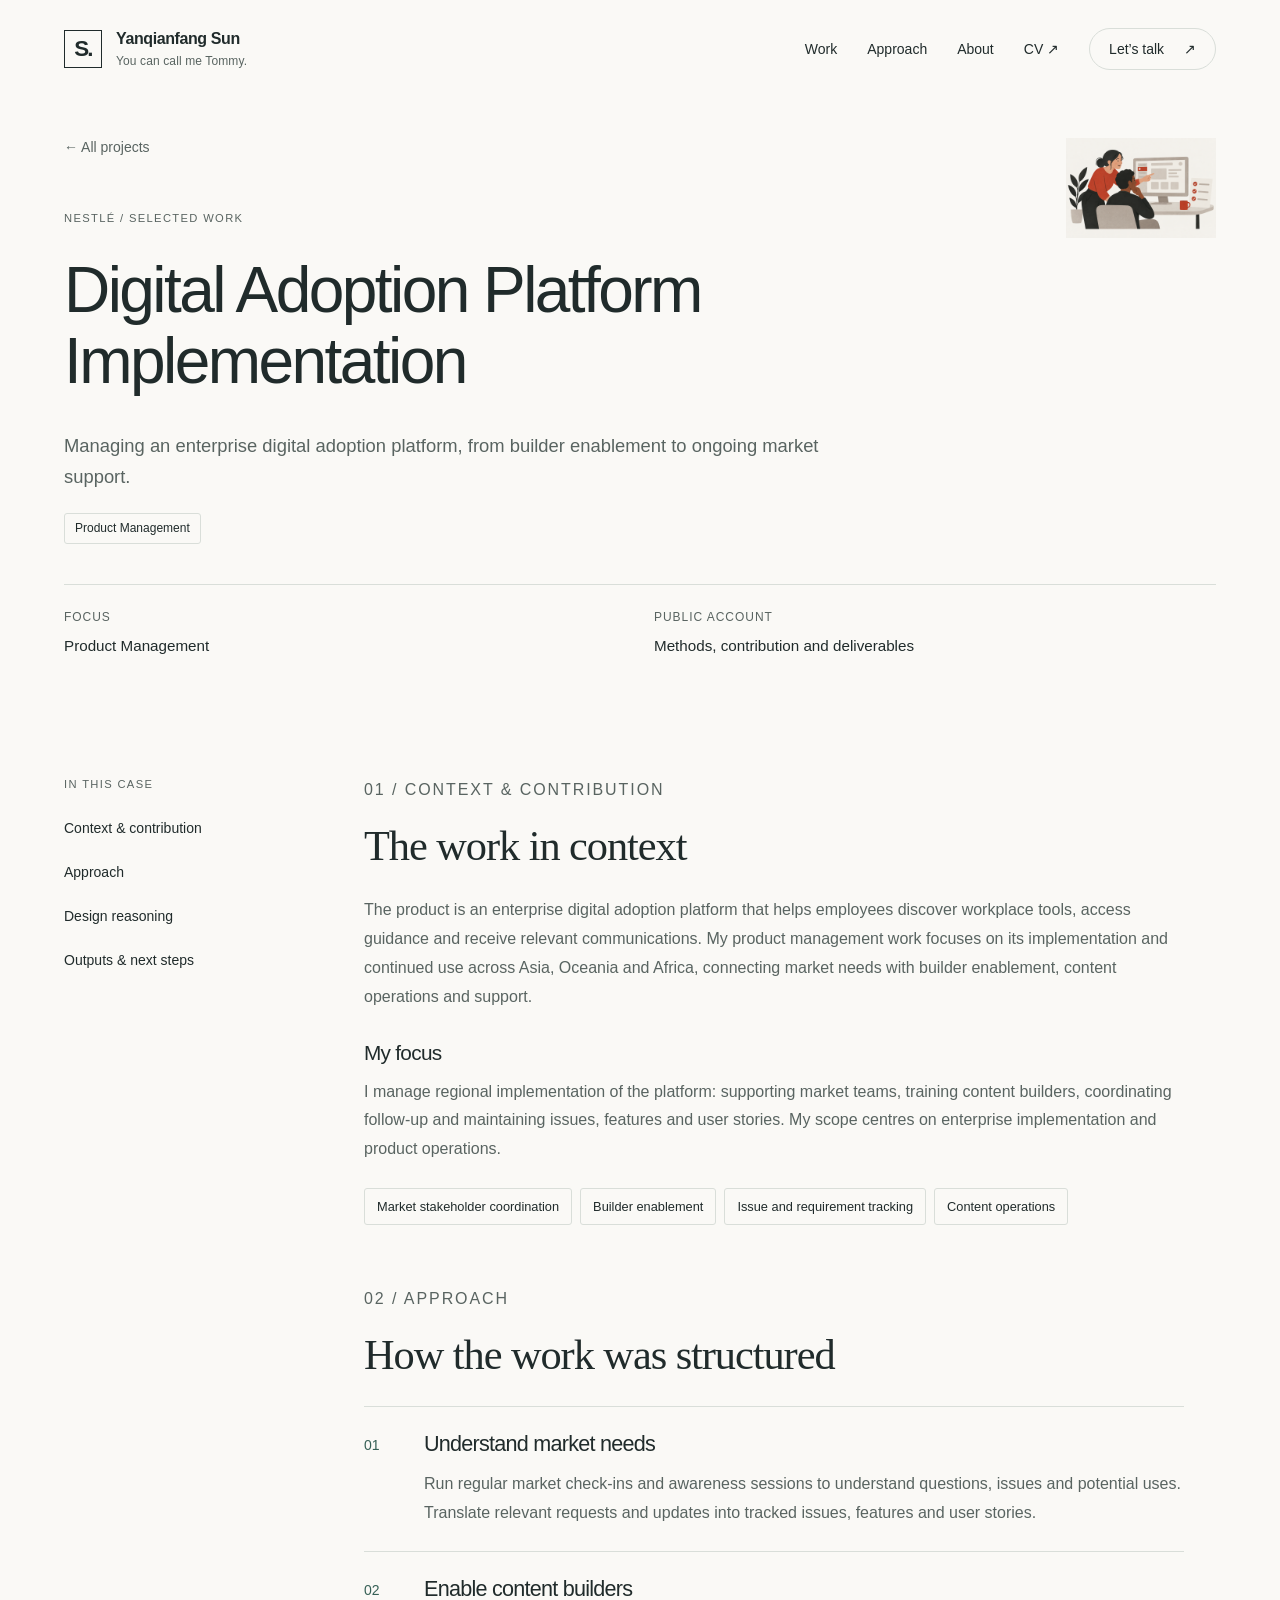
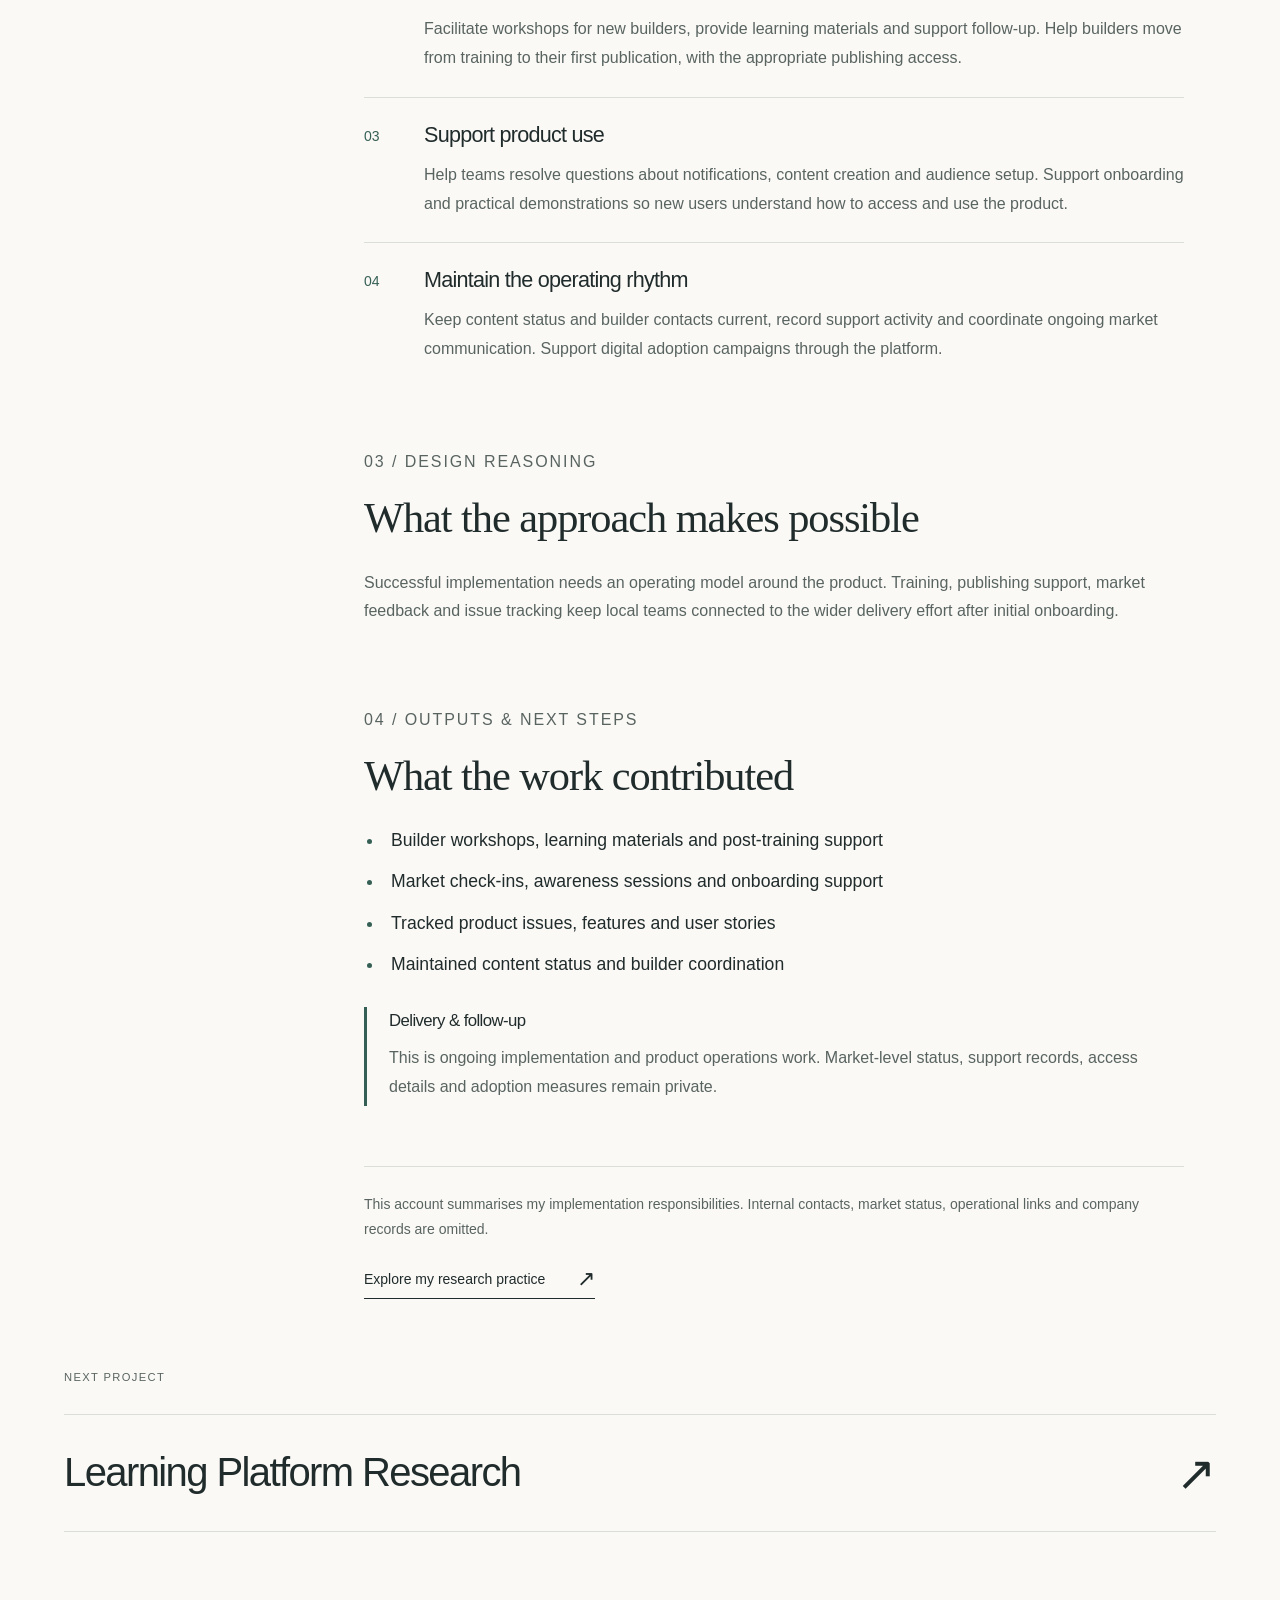
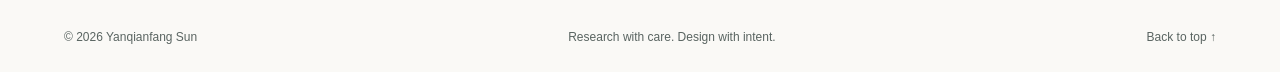
<file: internal-product-implementation.html>
<!doctype html>
<html lang="en">
<head>
  <meta charset="utf-8">
  <meta name="viewport" content="width=device-width, initial-scale=1">
  <meta name="description" content="Managing an enterprise digital adoption platform, from builder enablement to ongoing market support.">
  <meta name="theme-color" content="#f8f8f6">
  <title>Digital Adoption Platform Implementation — Yanqianfang Sun</title>
  <link rel="icon" type="image/svg+xml" href="data:image/svg+xml,%3Csvg xmlns='http://www.w3.org/2000/svg' viewBox='0 0 40 40'%3E%3Crect width='40' height='40' rx='8' fill='%23cc3528'/%3E%3Ctext x='20' y='28' text-anchor='middle' font-family='Arial' font-weight='700' font-size='25' fill='white'%3ES%3C/text%3E%3C/svg%3E">
  <link rel="stylesheet" href="style.css">
  <script src="site.js" defer></script>
<link rel="stylesheet" href="pages.css">
  <link rel="stylesheet" href="case-studies.css">
  <link rel="stylesheet" href="portfolio-update.css?v=20260928d">
</head>
<body>  <a class="skip-link" href="#main">Skip to content</a>
  <header class="site-header">
    <a class="identity" href="./" aria-label="Yanqianfang Sun home"><span class="monogram" aria-hidden="true">S.</span><span>Yanqianfang Sun<span class="nickname">You can call me Tommy.</span></span></a>
    <nav aria-label="Main navigation"><a href="./#work">Work</a><a href="./#methods">Approach</a><a href="./#about">About</a><a href="cv.html">CV <span aria-hidden="true">↗</span></a><a class="nav-contact" href="./#contact">Let’s talk <span aria-hidden="true">↗</span></a></nav>
  </header>
<main id="main">
<section class="container detail-hero"><a class="back-link" href="./#work">← All projects</a><img class="case-thumbnail" src="illustration-product-implementation.png" alt="" width="1536" height="1024" decoding="async"><p class="eyebrow">Nestlé / Selected work</p><h1>Digital Adoption Platform Implementation</h1><p class="detail-intro">Managing an enterprise digital adoption platform, from builder enablement to ongoing market support.</p><div class="tags"><span>Product Management</span></div><dl class="detail-meta"><div><dt>Focus</dt><dd>Product Management</dd></div><div><dt>Public account</dt><dd>Methods, contribution and deliverables</dd></div></dl></section>

<div class="container detail-layout case-layout"><aside class="detail-nav"><p class="eyebrow">In this case</p><nav aria-label="On this page"><a href="#context">Context & contribution</a><a href="#approach">Approach</a><a href="#reasoning">Design reasoning</a><a href="#outputs">Outputs & next steps</a></nav></aside><div class="detail-body">
<section id="context"><p class="eyebrow">01 / Context & contribution</p><h2>The work in context</h2><p>The product is an enterprise digital adoption platform that helps employees discover workplace tools, access guidance and receive relevant communications. My product management work focuses on its implementation and continued use across Asia, Oceania and Africa, connecting market needs with builder enablement, content operations and support.</p><h3 class="case-subtitle">My focus</h3><p>I manage regional implementation of the platform: supporting market teams, training content builders, coordinating follow-up and maintaining issues, features and user stories. My scope centres on enterprise implementation and product operations.</p><ul class="method-tags" aria-label="Methods"><li>Market stakeholder coordination</li><li>Builder enablement</li><li>Issue and requirement tracking</li><li>Content operations</li></ul></section>
<section id="approach"><p class="eyebrow">02 / Approach</p><h2>How the work was structured</h2><div class="contribution-row"><span class="step-number">01</span><div><h3>Understand market needs</h3><p>Run regular market check-ins and awareness sessions to understand questions, issues and potential uses. Translate relevant requests and updates into tracked issues, features and user stories.</p></div></div><div class="contribution-row"><span class="step-number">02</span><div><h3>Enable content builders</h3><p>Facilitate workshops for new builders, provide learning materials and support follow-up. Help builders move from training to their first publication, with the appropriate publishing access.</p></div></div><div class="contribution-row"><span class="step-number">03</span><div><h3>Support product use</h3><p>Help teams resolve questions about notifications, content creation and audience setup. Support onboarding and practical demonstrations so new users understand how to access and use the product.</p></div></div><div class="contribution-row"><span class="step-number">04</span><div><h3>Maintain the operating rhythm</h3><p>Keep content status and builder contacts current, record support activity and coordinate ongoing market communication. Support digital adoption campaigns through the platform.</p></div></div></section>
<section id="reasoning"><p class="eyebrow">03 / Design reasoning</p><h2>What the approach makes possible</h2><p>Successful implementation needs an operating model around the product. Training, publishing support, market feedback and issue tracking keep local teams connected to the wider delivery effort after initial onboarding.</p></section>
<section id="outputs"><p class="eyebrow">04 / Outputs & next steps</p><h2>What the work contributed</h2><ul class="output-list"><li>Builder workshops, learning materials and post-training support</li><li>Market check-ins, awareness sessions and onboarding support</li><li>Tracked product issues, features and user stories</li><li>Maintained content status and builder coordination</li></ul><div class="case-status"><h3>Delivery & follow-up</h3><p>This is ongoing implementation and product operations work. Market-level status, support records, access details and adoption measures remain private.</p></div></section>
<p class="disclosure">This account summarises my implementation responsibilities. Internal contacts, market status, operational links and company records are omitted.</p><a class="text-link approach-link" href="research-practice.html">Explore my research practice <span aria-hidden="true">↗</span></a>
</div></div><section class="next-project container"><p class="eyebrow">Next project</p><a href="learning-platform.html"><h2>Learning Platform Research</h2><span aria-hidden="true">↗</span></a></section></main>  <footer class="container site-footer"><span>© <span data-year>2026</span> Yanqianfang Sun</span><span>Research with care. Design with intent.</span><a href="#main">Back to top ↑</a></footer>
</body></html>
</file>
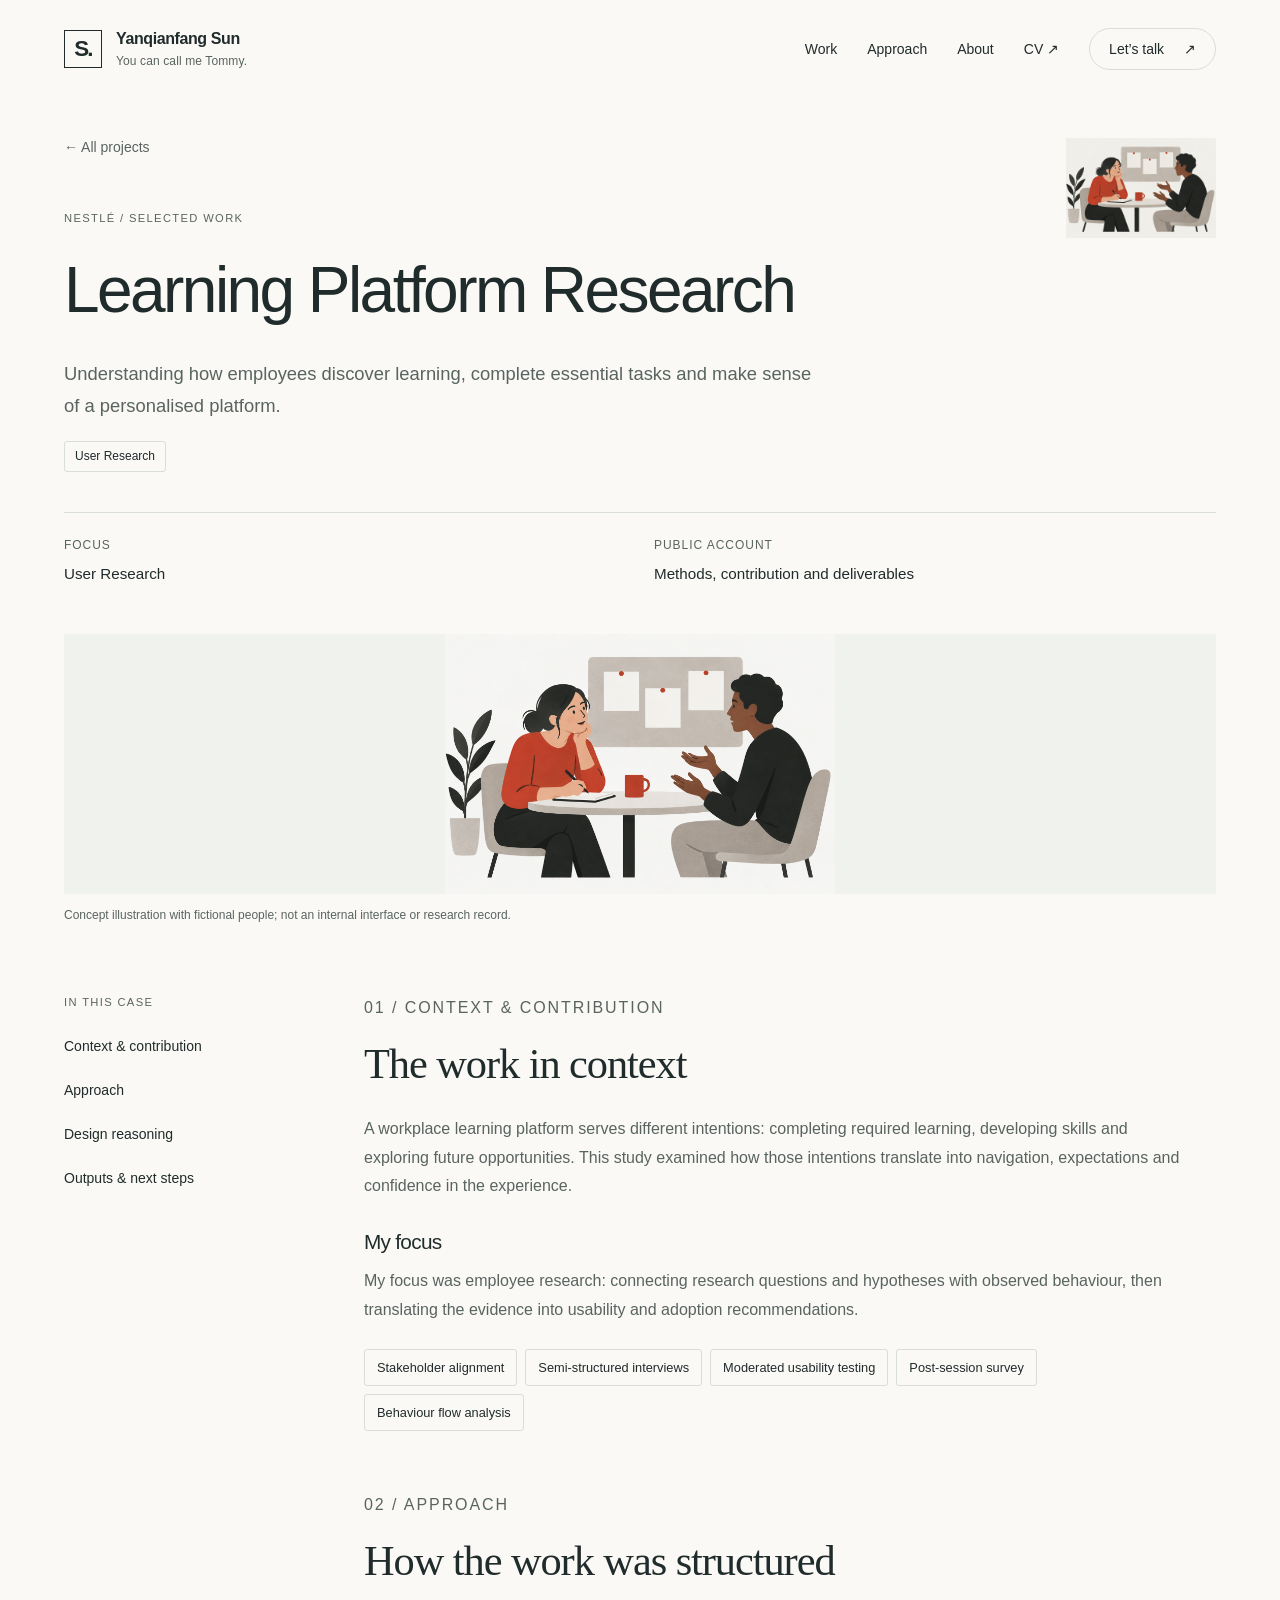
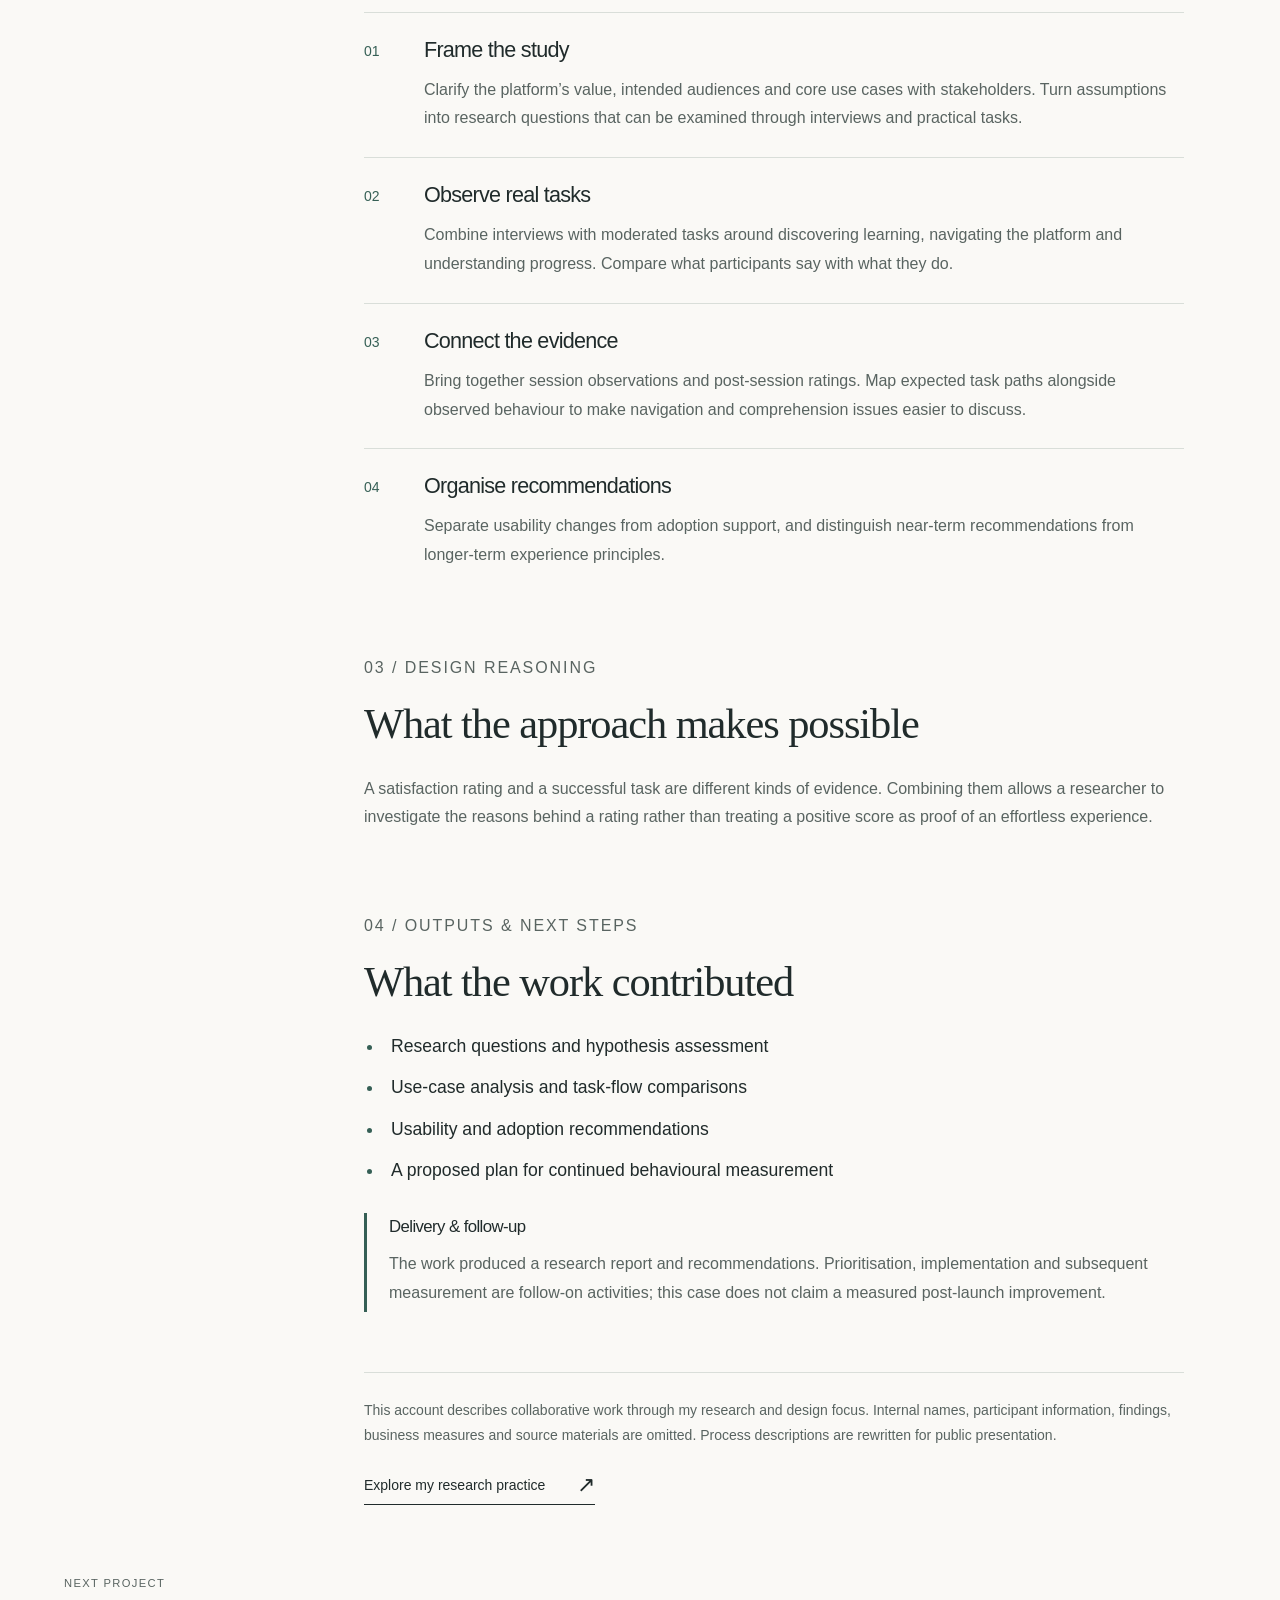
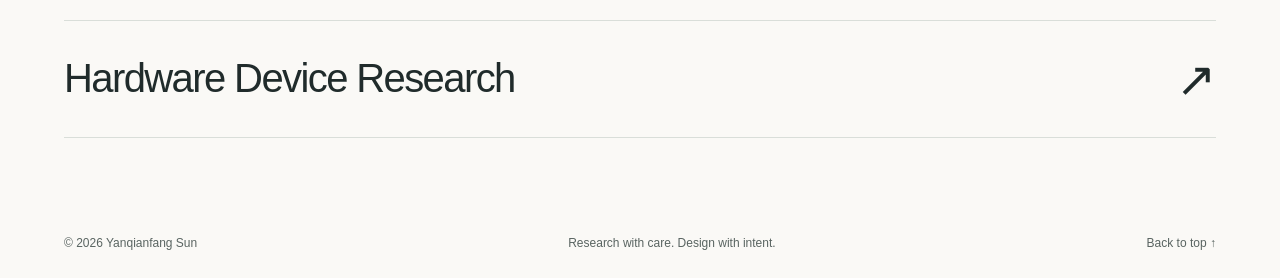
<file: learning-platform.html>
<!doctype html>
<html lang="en">
<head>
  <meta charset="utf-8">
  <meta name="viewport" content="width=device-width, initial-scale=1">
  <meta name="description" content="Understanding how employees discover learning, complete essential tasks and make sense of a personalised platform.">
  <meta name="theme-color" content="#f8f8f6">
  <title>Learning Platform Research — Yanqianfang Sun</title>
  <link rel="icon" type="image/svg+xml" href="data:image/svg+xml,%3Csvg xmlns='http://www.w3.org/2000/svg' viewBox='0 0 40 40'%3E%3Crect width='40' height='40' rx='8' fill='%23cc3528'/%3E%3Ctext x='20' y='28' text-anchor='middle' font-family='Arial' font-weight='700' font-size='25' fill='white'%3ES%3C/text%3E%3C/svg%3E">
  <link rel="stylesheet" href="style.css">
  <script src="site.js" defer></script>
<link rel="stylesheet" href="pages.css">
  <link rel="stylesheet" href="case-studies.css">
  <link rel="stylesheet" href="portfolio-update.css?v=20260928d">
</head>
<body>  <a class="skip-link" href="#main">Skip to content</a>
  <header class="site-header">
    <a class="identity" href="./" aria-label="Yanqianfang Sun home"><span class="monogram" aria-hidden="true">S.</span><span>Yanqianfang Sun<span class="nickname">You can call me Tommy.</span></span></a>
    <nav aria-label="Main navigation"><a href="./#work">Work</a><a href="./#methods">Approach</a><a href="./#about">About</a><a href="cv.html">CV <span aria-hidden="true">↗</span></a><a class="nav-contact" href="./#contact">Let’s talk <span aria-hidden="true">↗</span></a></nav>
  </header>
<main id="main">
<section class="container detail-hero"><a class="back-link" href="./#work">← All projects</a><img class="case-thumbnail" src="research-listening.png" alt="" width="1536" height="1024" decoding="async"><p class="eyebrow">Nestlé / Selected work</p><h1>Learning Platform Research</h1><p class="detail-intro">Understanding how employees discover learning, complete essential tasks and make sense of a personalised platform.</p><div class="tags"><span>User Research</span></div><dl class="detail-meta"><div><dt>Focus</dt><dd>User Research</dd></div><div><dt>Public account</dt><dd>Methods, contribution and deliverables</dd></div></dl></section>
<figure class="case-art container"><img src="research-listening.png" alt="Concept illustration of a researcher listening to another person." width="1536" height="1024"><figcaption>Concept illustration with fictional people; not an internal interface or research record.</figcaption></figure>
<div class="container detail-layout case-layout"><aside class="detail-nav"><p class="eyebrow">In this case</p><nav aria-label="On this page"><a href="#context">Context & contribution</a><a href="#approach">Approach</a><a href="#reasoning">Design reasoning</a><a href="#outputs">Outputs & next steps</a></nav></aside><div class="detail-body">
<section id="context"><p class="eyebrow">01 / Context & contribution</p><h2>The work in context</h2><p>A workplace learning platform serves different intentions: completing required learning, developing skills and exploring future opportunities. This study examined how those intentions translate into navigation, expectations and confidence in the experience.</p><h3 class="case-subtitle">My focus</h3><p>My focus was employee research: connecting research questions and hypotheses with observed behaviour, then translating the evidence into usability and adoption recommendations.</p><ul class="method-tags" aria-label="Methods"><li>Stakeholder alignment</li><li>Semi-structured interviews</li><li>Moderated usability testing</li><li>Post-session survey</li><li>Behaviour flow analysis</li></ul></section>
<section id="approach"><p class="eyebrow">02 / Approach</p><h2>How the work was structured</h2><div class="contribution-row"><span class="step-number">01</span><div><h3>Frame the study</h3><p>Clarify the platform’s value, intended audiences and core use cases with stakeholders. Turn assumptions into research questions that can be examined through interviews and practical tasks.</p></div></div><div class="contribution-row"><span class="step-number">02</span><div><h3>Observe real tasks</h3><p>Combine interviews with moderated tasks around discovering learning, navigating the platform and understanding progress. Compare what participants say with what they do.</p></div></div><div class="contribution-row"><span class="step-number">03</span><div><h3>Connect the evidence</h3><p>Bring together session observations and post-session ratings. Map expected task paths alongside observed behaviour to make navigation and comprehension issues easier to discuss.</p></div></div><div class="contribution-row"><span class="step-number">04</span><div><h3>Organise recommendations</h3><p>Separate usability changes from adoption support, and distinguish near-term recommendations from longer-term experience principles.</p></div></div></section>
<section id="reasoning"><p class="eyebrow">03 / Design reasoning</p><h2>What the approach makes possible</h2><p>A satisfaction rating and a successful task are different kinds of evidence. Combining them allows a researcher to investigate the reasons behind a rating rather than treating a positive score as proof of an effortless experience.</p></section>
<section id="outputs"><p class="eyebrow">04 / Outputs & next steps</p><h2>What the work contributed</h2><ul class="output-list"><li>Research questions and hypothesis assessment</li><li>Use-case analysis and task-flow comparisons</li><li>Usability and adoption recommendations</li><li>A proposed plan for continued behavioural measurement</li></ul><div class="case-status"><h3>Delivery & follow-up</h3><p>The work produced a research report and recommendations. Prioritisation, implementation and subsequent measurement are follow-on activities; this case does not claim a measured post-launch improvement.</p></div></section>
<p class="disclosure">This account describes collaborative work through my research and design focus. Internal names, participant information, findings, business measures and source materials are omitted. Process descriptions are rewritten for public presentation.</p><a class="text-link approach-link" href="research-practice.html">Explore my research practice <span aria-hidden="true">↗</span></a>
</div></div><section class="next-project container"><p class="eyebrow">Next project</p><a href="hardware-devices.html"><h2>Hardware Device Research</h2><span aria-hidden="true">↗</span></a></section></main>  <footer class="container site-footer"><span>© <span data-year>2026</span> Yanqianfang Sun</span><span>Research with care. Design with intent.</span><a href="#main">Back to top ↑</a></footer>
</body></html>
</file>
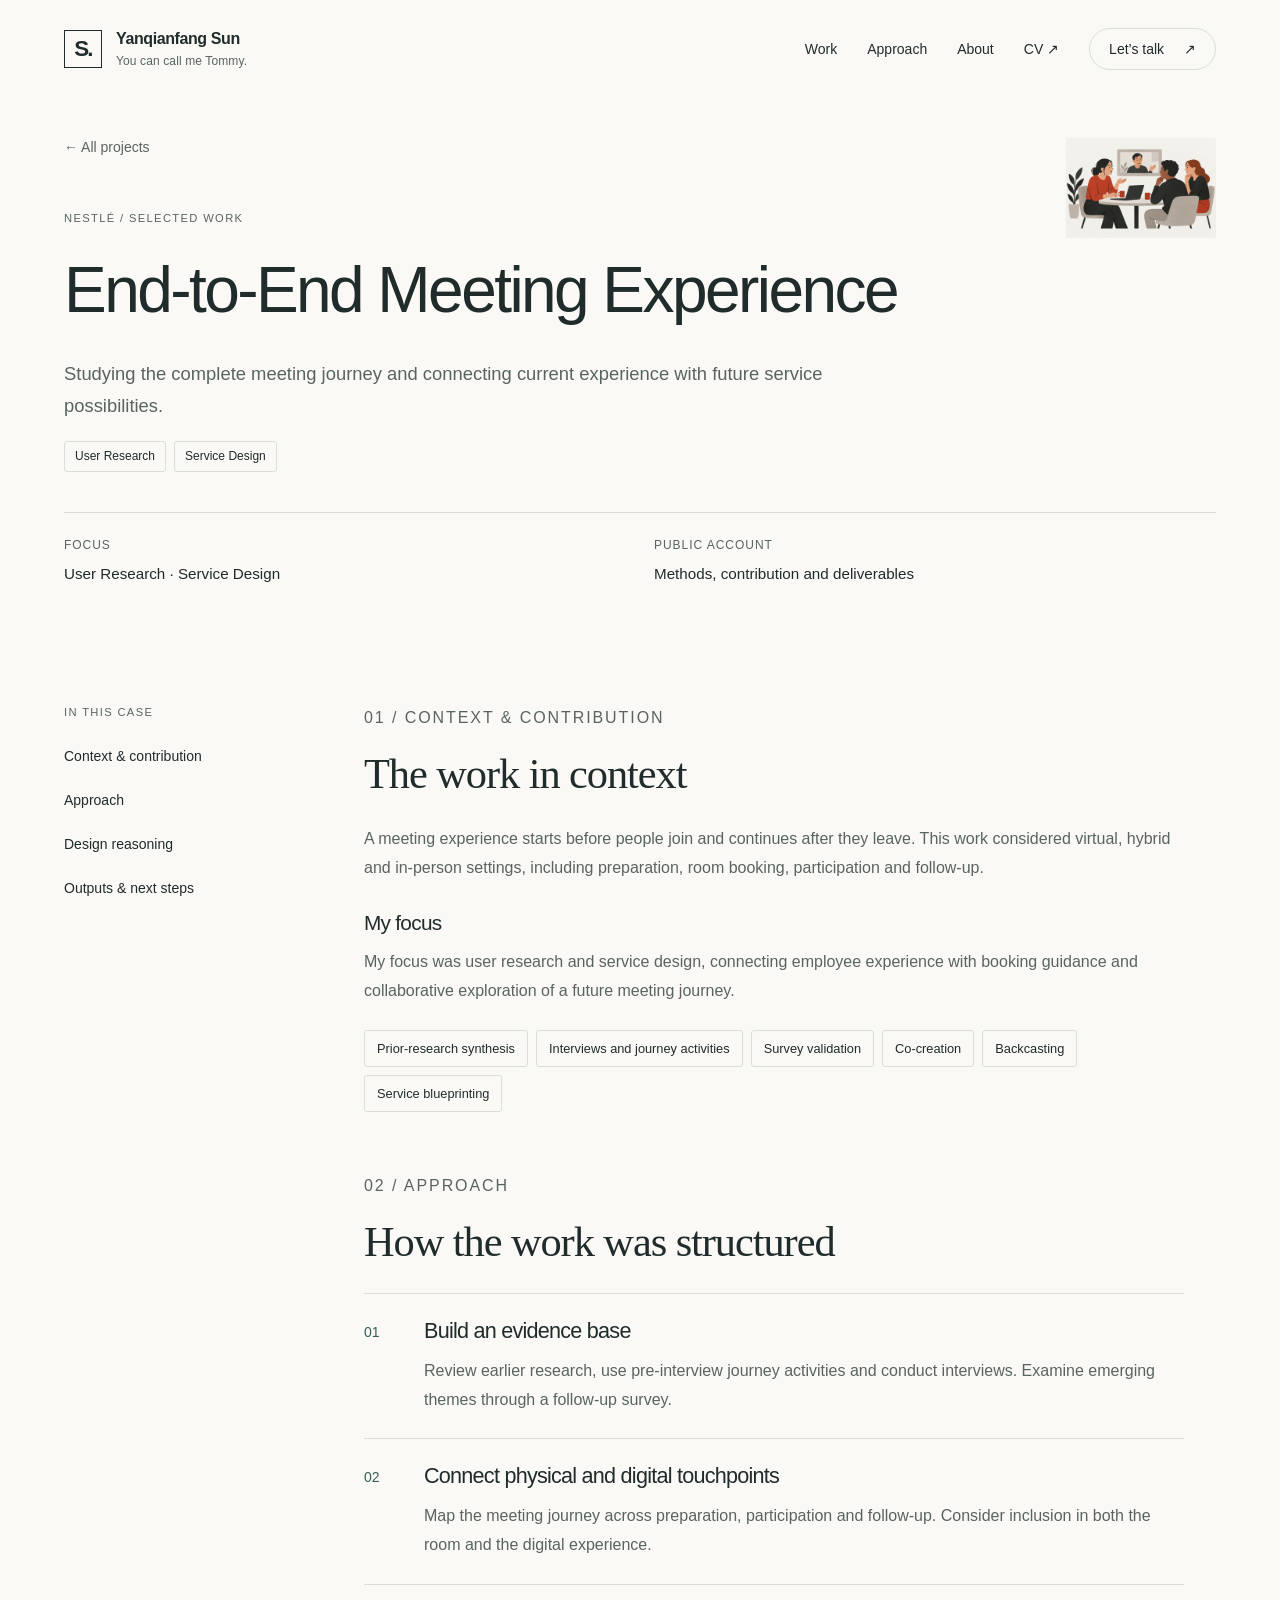
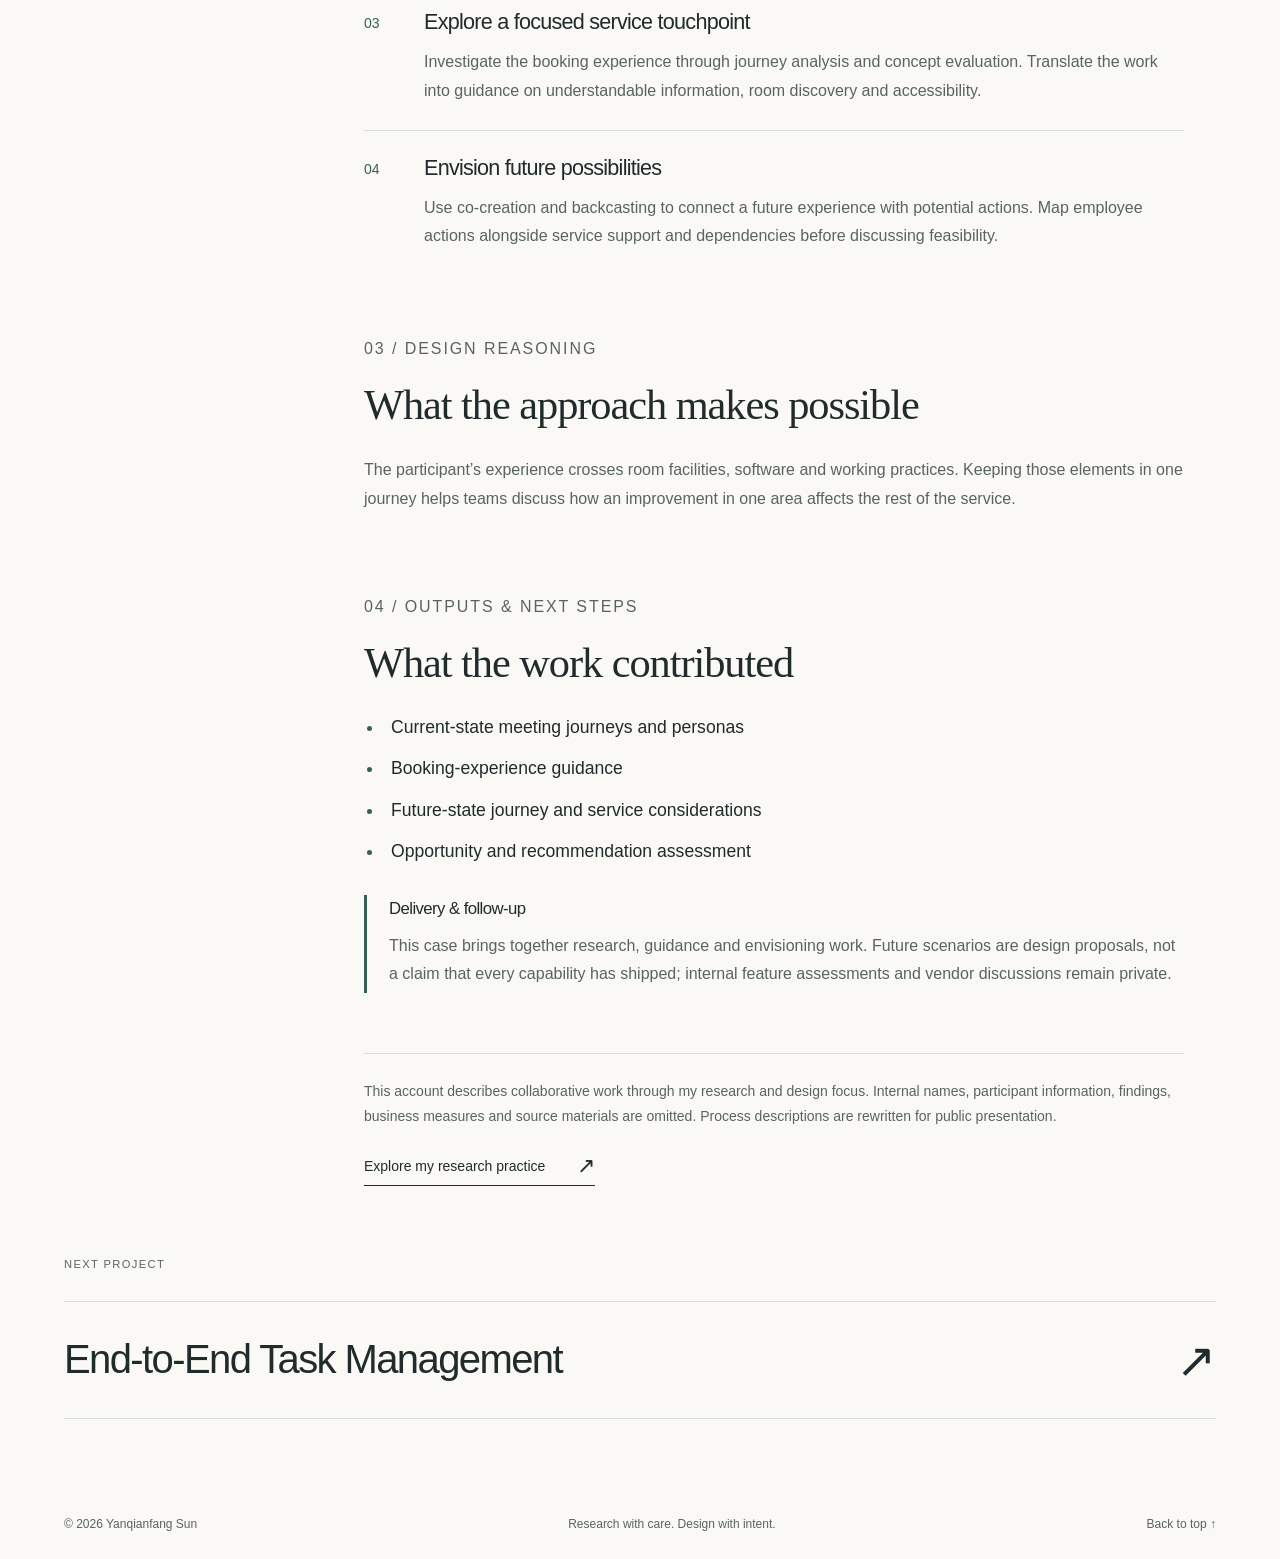
<file: meeting-experience.html>
<!doctype html>
<html lang="en">
<head>
  <meta charset="utf-8">
  <meta name="viewport" content="width=device-width, initial-scale=1">
  <meta name="description" content="Studying the complete meeting journey and connecting current experience with future service possibilities.">
  <meta name="theme-color" content="#f8f8f6">
  <title>End-to-End Meeting Experience — Yanqianfang Sun</title>
  <link rel="icon" type="image/svg+xml" href="data:image/svg+xml,%3Csvg xmlns='http://www.w3.org/2000/svg' viewBox='0 0 40 40'%3E%3Crect width='40' height='40' rx='8' fill='%23cc3528'/%3E%3Ctext x='20' y='28' text-anchor='middle' font-family='Arial' font-weight='700' font-size='25' fill='white'%3ES%3C/text%3E%3C/svg%3E">
  <link rel="stylesheet" href="style.css">
  <script src="site.js" defer></script>
<link rel="stylesheet" href="pages.css">
  <link rel="stylesheet" href="case-studies.css">
  <link rel="stylesheet" href="portfolio-update.css?v=20260928d">
</head>
<body>  <a class="skip-link" href="#main">Skip to content</a>
  <header class="site-header">
    <a class="identity" href="./" aria-label="Yanqianfang Sun home"><span class="monogram" aria-hidden="true">S.</span><span>Yanqianfang Sun<span class="nickname">You can call me Tommy.</span></span></a>
    <nav aria-label="Main navigation"><a href="./#work">Work</a><a href="./#methods">Approach</a><a href="./#about">About</a><a href="cv.html">CV <span aria-hidden="true">↗</span></a><a class="nav-contact" href="./#contact">Let’s talk <span aria-hidden="true">↗</span></a></nav>
  </header>
<main id="main">
<section class="container detail-hero"><a class="back-link" href="./#work">← All projects</a><img class="case-thumbnail" src="illustration-meeting.png" alt="" width="1536" height="1024" decoding="async"><p class="eyebrow">Nestlé / Selected work</p><h1>End-to-End Meeting Experience</h1><p class="detail-intro">Studying the complete meeting journey and connecting current experience with future service possibilities.</p><div class="tags"><span>User Research</span><span>Service Design</span></div><dl class="detail-meta"><div><dt>Focus</dt><dd>User Research · Service Design</dd></div><div><dt>Public account</dt><dd>Methods, contribution and deliverables</dd></div></dl></section>

<div class="container detail-layout case-layout"><aside class="detail-nav"><p class="eyebrow">In this case</p><nav aria-label="On this page"><a href="#context">Context & contribution</a><a href="#approach">Approach</a><a href="#reasoning">Design reasoning</a><a href="#outputs">Outputs & next steps</a></nav></aside><div class="detail-body">
<section id="context"><p class="eyebrow">01 / Context & contribution</p><h2>The work in context</h2><p>A meeting experience starts before people join and continues after they leave. This work considered virtual, hybrid and in-person settings, including preparation, room booking, participation and follow-up.</p><h3 class="case-subtitle">My focus</h3><p>My focus was user research and service design, connecting employee experience with booking guidance and collaborative exploration of a future meeting journey.</p><ul class="method-tags" aria-label="Methods"><li>Prior-research synthesis</li><li>Interviews and journey activities</li><li>Survey validation</li><li>Co-creation</li><li>Backcasting</li><li>Service blueprinting</li></ul></section>
<section id="approach"><p class="eyebrow">02 / Approach</p><h2>How the work was structured</h2><div class="contribution-row"><span class="step-number">01</span><div><h3>Build an evidence base</h3><p>Review earlier research, use pre-interview journey activities and conduct interviews. Examine emerging themes through a follow-up survey.</p></div></div><div class="contribution-row"><span class="step-number">02</span><div><h3>Connect physical and digital touchpoints</h3><p>Map the meeting journey across preparation, participation and follow-up. Consider inclusion in both the room and the digital experience.</p></div></div><div class="contribution-row"><span class="step-number">03</span><div><h3>Explore a focused service touchpoint</h3><p>Investigate the booking experience through journey analysis and concept evaluation. Translate the work into guidance on understandable information, room discovery and accessibility.</p></div></div><div class="contribution-row"><span class="step-number">04</span><div><h3>Envision future possibilities</h3><p>Use co-creation and backcasting to connect a future experience with potential actions. Map employee actions alongside service support and dependencies before discussing feasibility.</p></div></div></section>
<section id="reasoning"><p class="eyebrow">03 / Design reasoning</p><h2>What the approach makes possible</h2><p>The participant’s experience crosses room facilities, software and working practices. Keeping those elements in one journey helps teams discuss how an improvement in one area affects the rest of the service.</p></section>
<section id="outputs"><p class="eyebrow">04 / Outputs & next steps</p><h2>What the work contributed</h2><ul class="output-list"><li>Current-state meeting journeys and personas</li><li>Booking-experience guidance</li><li>Future-state journey and service considerations</li><li>Opportunity and recommendation assessment</li></ul><div class="case-status"><h3>Delivery & follow-up</h3><p>This case brings together research, guidance and envisioning work. Future scenarios are design proposals, not a claim that every capability has shipped; internal feature assessments and vendor discussions remain private.</p></div></section>
<p class="disclosure">This account describes collaborative work through my research and design focus. Internal names, participant information, findings, business measures and source materials are omitted. Process descriptions are rewritten for public presentation.</p><a class="text-link approach-link" href="research-practice.html">Explore my research practice <span aria-hidden="true">↗</span></a>
</div></div><section class="next-project container"><p class="eyebrow">Next project</p><a href="task-management.html"><h2>End-to-End Task Management</h2><span aria-hidden="true">↗</span></a></section></main>  <footer class="container site-footer"><span>© <span data-year>2026</span> Yanqianfang Sun</span><span>Research with care. Design with intent.</span><a href="#main">Back to top ↑</a></footer>
</body></html>
</file>
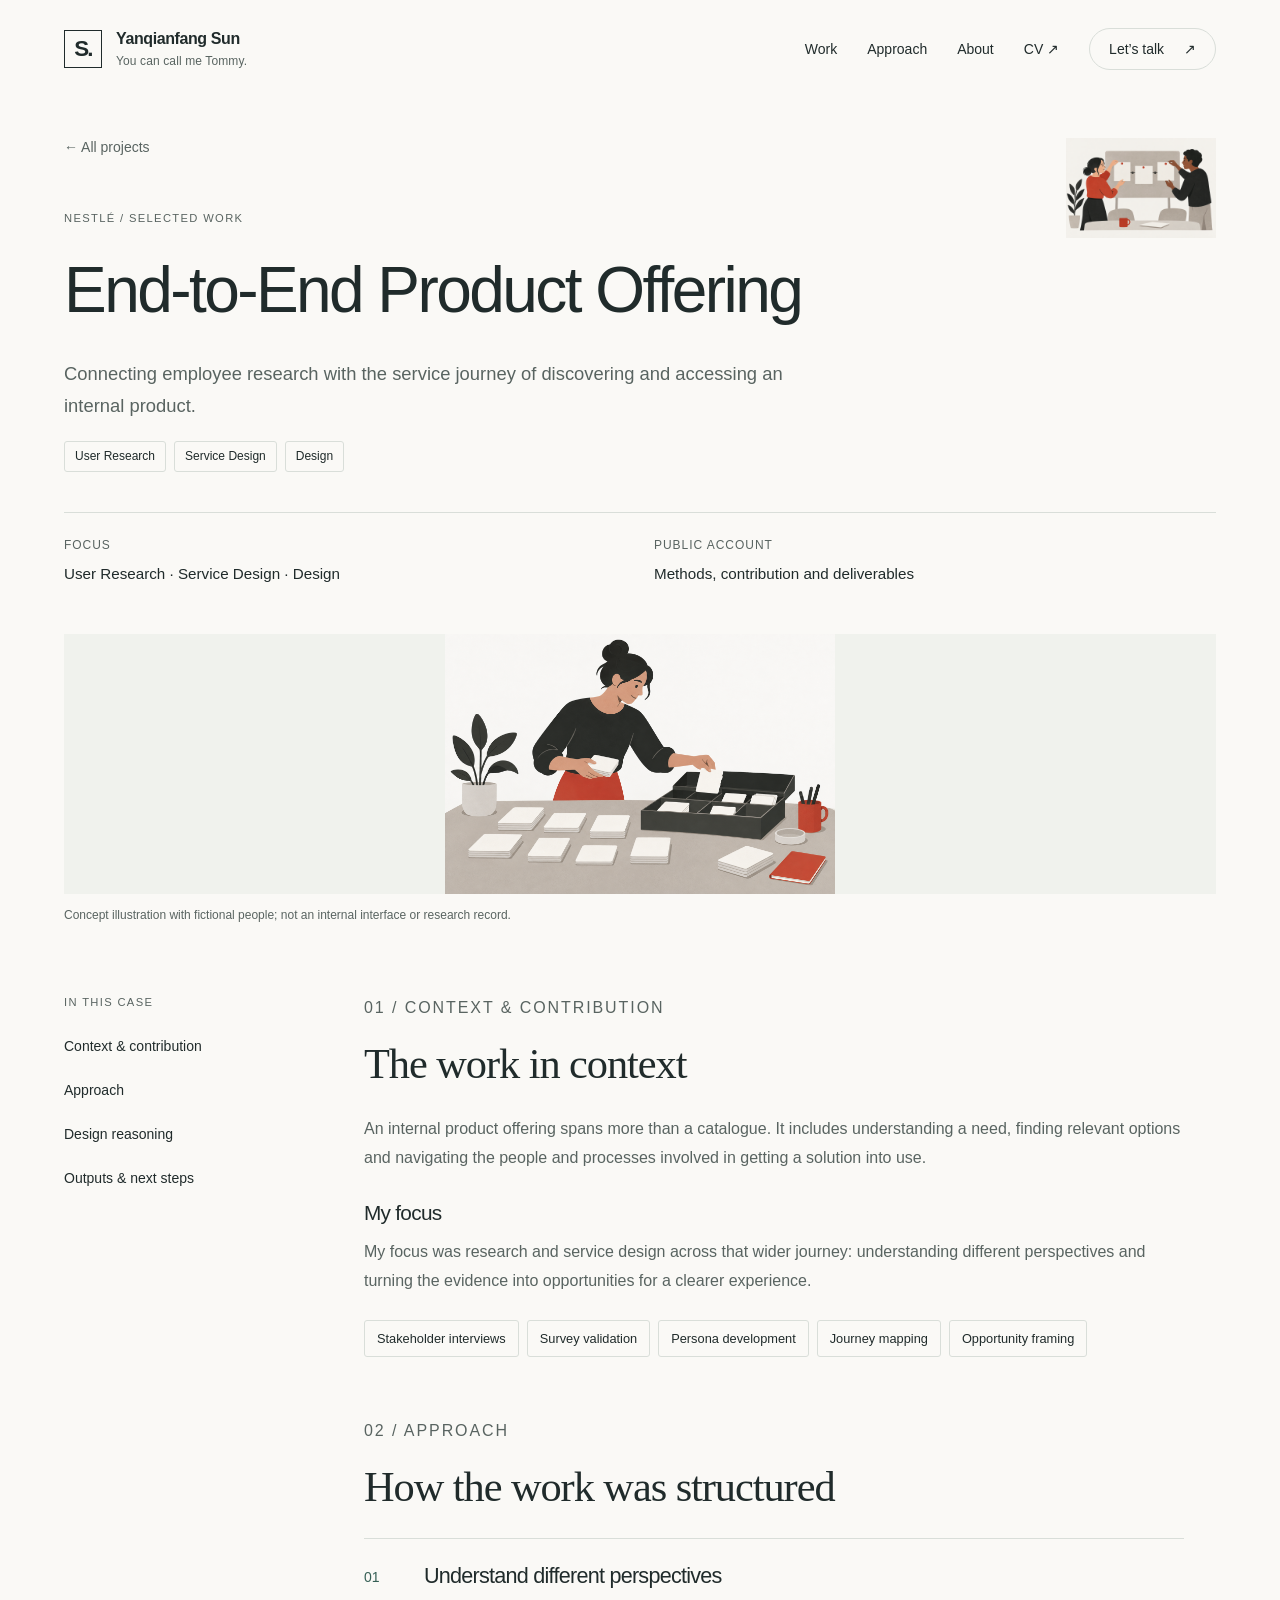
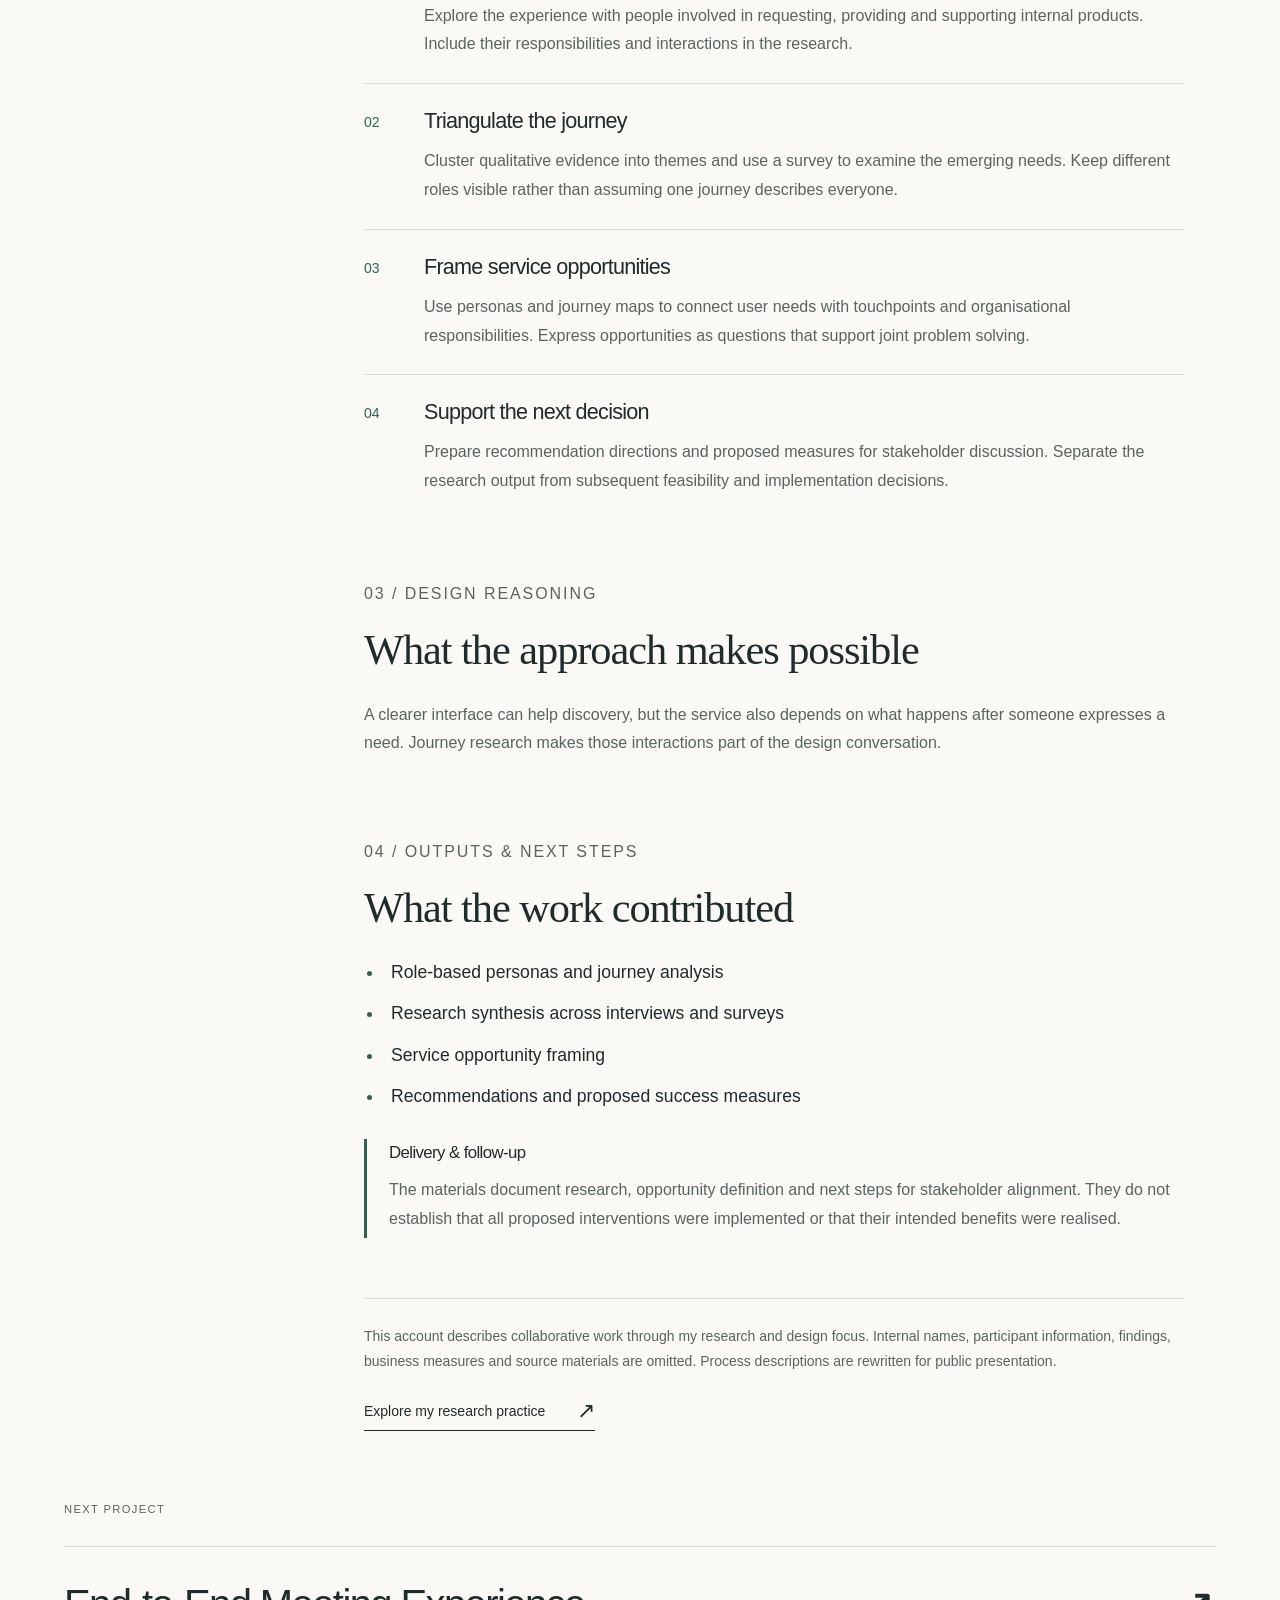
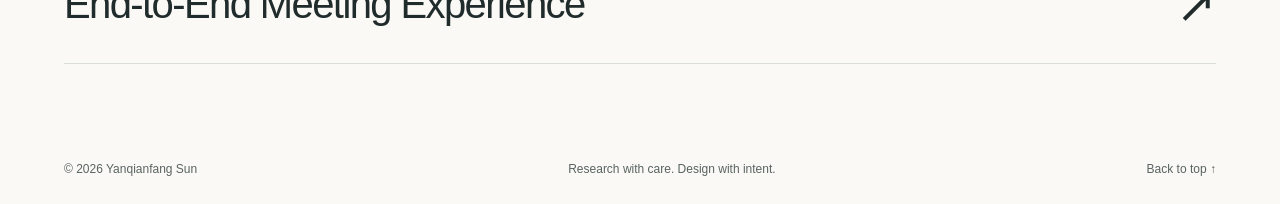
<file: product-offering.html>
<!doctype html>
<html lang="en">
<head>
  <meta charset="utf-8">
  <meta name="viewport" content="width=device-width, initial-scale=1">
  <meta name="description" content="Connecting employee research with the service journey of discovering and accessing an internal product.">
  <meta name="theme-color" content="#f8f8f6">
  <title>End-to-End Product Offering — Yanqianfang Sun</title>
  <link rel="icon" type="image/svg+xml" href="data:image/svg+xml,%3Csvg xmlns='http://www.w3.org/2000/svg' viewBox='0 0 40 40'%3E%3Crect width='40' height='40' rx='8' fill='%23cc3528'/%3E%3Ctext x='20' y='28' text-anchor='middle' font-family='Arial' font-weight='700' font-size='25' fill='white'%3ES%3C/text%3E%3C/svg%3E">
  <link rel="stylesheet" href="style.css">
  <script src="site.js" defer></script>
<link rel="stylesheet" href="pages.css">
  <link rel="stylesheet" href="case-studies.css">
  <link rel="stylesheet" href="portfolio-update.css?v=20260928d">
</head>
<body>  <a class="skip-link" href="#main">Skip to content</a>
  <header class="site-header">
    <a class="identity" href="./" aria-label="Yanqianfang Sun home"><span class="monogram" aria-hidden="true">S.</span><span>Yanqianfang Sun<span class="nickname">You can call me Tommy.</span></span></a>
    <nav aria-label="Main navigation"><a href="./#work">Work</a><a href="./#methods">Approach</a><a href="./#about">About</a><a href="cv.html">CV <span aria-hidden="true">↗</span></a><a class="nav-contact" href="./#contact">Let’s talk <span aria-hidden="true">↗</span></a></nav>
  </header>
<main id="main">
<section class="container detail-hero"><a class="back-link" href="./#work">← All projects</a><img class="case-thumbnail" src="illustration-product-offering.png" alt="" width="1536" height="1024" decoding="async"><p class="eyebrow">Nestlé / Selected work</p><h1>End-to-End Product Offering</h1><p class="detail-intro">Connecting employee research with the service journey of discovering and accessing an internal product.</p><div class="tags"><span>User Research</span><span>Service Design</span><span>Design</span></div><dl class="detail-meta"><div><dt>Focus</dt><dd>User Research · Service Design · Design</dd></div><div><dt>Public account</dt><dd>Methods, contribution and deliverables</dd></div></dl></section>
<figure class="case-art container"><img src="method-toolkit.png" alt="Concept illustration of a designer organising reusable cards." width="1536" height="1024"><figcaption>Concept illustration with fictional people; not an internal interface or research record.</figcaption></figure>
<div class="container detail-layout case-layout"><aside class="detail-nav"><p class="eyebrow">In this case</p><nav aria-label="On this page"><a href="#context">Context & contribution</a><a href="#approach">Approach</a><a href="#reasoning">Design reasoning</a><a href="#outputs">Outputs & next steps</a></nav></aside><div class="detail-body">
<section id="context"><p class="eyebrow">01 / Context & contribution</p><h2>The work in context</h2><p>An internal product offering spans more than a catalogue. It includes understanding a need, finding relevant options and navigating the people and processes involved in getting a solution into use.</p><h3 class="case-subtitle">My focus</h3><p>My focus was research and service design across that wider journey: understanding different perspectives and turning the evidence into opportunities for a clearer experience.</p><ul class="method-tags" aria-label="Methods"><li>Stakeholder interviews</li><li>Survey validation</li><li>Persona development</li><li>Journey mapping</li><li>Opportunity framing</li></ul></section>
<section id="approach"><p class="eyebrow">02 / Approach</p><h2>How the work was structured</h2><div class="contribution-row"><span class="step-number">01</span><div><h3>Understand different perspectives</h3><p>Explore the experience with people involved in requesting, providing and supporting internal products. Include their responsibilities and interactions in the research.</p></div></div><div class="contribution-row"><span class="step-number">02</span><div><h3>Triangulate the journey</h3><p>Cluster qualitative evidence into themes and use a survey to examine the emerging needs. Keep different roles visible rather than assuming one journey describes everyone.</p></div></div><div class="contribution-row"><span class="step-number">03</span><div><h3>Frame service opportunities</h3><p>Use personas and journey maps to connect user needs with touchpoints and organisational responsibilities. Express opportunities as questions that support joint problem solving.</p></div></div><div class="contribution-row"><span class="step-number">04</span><div><h3>Support the next decision</h3><p>Prepare recommendation directions and proposed measures for stakeholder discussion. Separate the research output from subsequent feasibility and implementation decisions.</p></div></div></section>
<section id="reasoning"><p class="eyebrow">03 / Design reasoning</p><h2>What the approach makes possible</h2><p>A clearer interface can help discovery, but the service also depends on what happens after someone expresses a need. Journey research makes those interactions part of the design conversation.</p></section>
<section id="outputs"><p class="eyebrow">04 / Outputs & next steps</p><h2>What the work contributed</h2><ul class="output-list"><li>Role-based personas and journey analysis</li><li>Research synthesis across interviews and surveys</li><li>Service opportunity framing</li><li>Recommendations and proposed success measures</li></ul><div class="case-status"><h3>Delivery & follow-up</h3><p>The materials document research, opportunity definition and next steps for stakeholder alignment. They do not establish that all proposed interventions were implemented or that their intended benefits were realised.</p></div></section>
<p class="disclosure">This account describes collaborative work through my research and design focus. Internal names, participant information, findings, business measures and source materials are omitted. Process descriptions are rewritten for public presentation.</p><a class="text-link approach-link" href="research-practice.html">Explore my research practice <span aria-hidden="true">↗</span></a>
</div></div><section class="next-project container"><p class="eyebrow">Next project</p><a href="meeting-experience.html"><h2>End-to-End Meeting Experience</h2><span aria-hidden="true">↗</span></a></section></main>  <footer class="container site-footer"><span>© <span data-year>2026</span> Yanqianfang Sun</span><span>Research with care. Design with intent.</span><a href="#main">Back to top ↑</a></footer>
</body></html>
</file>
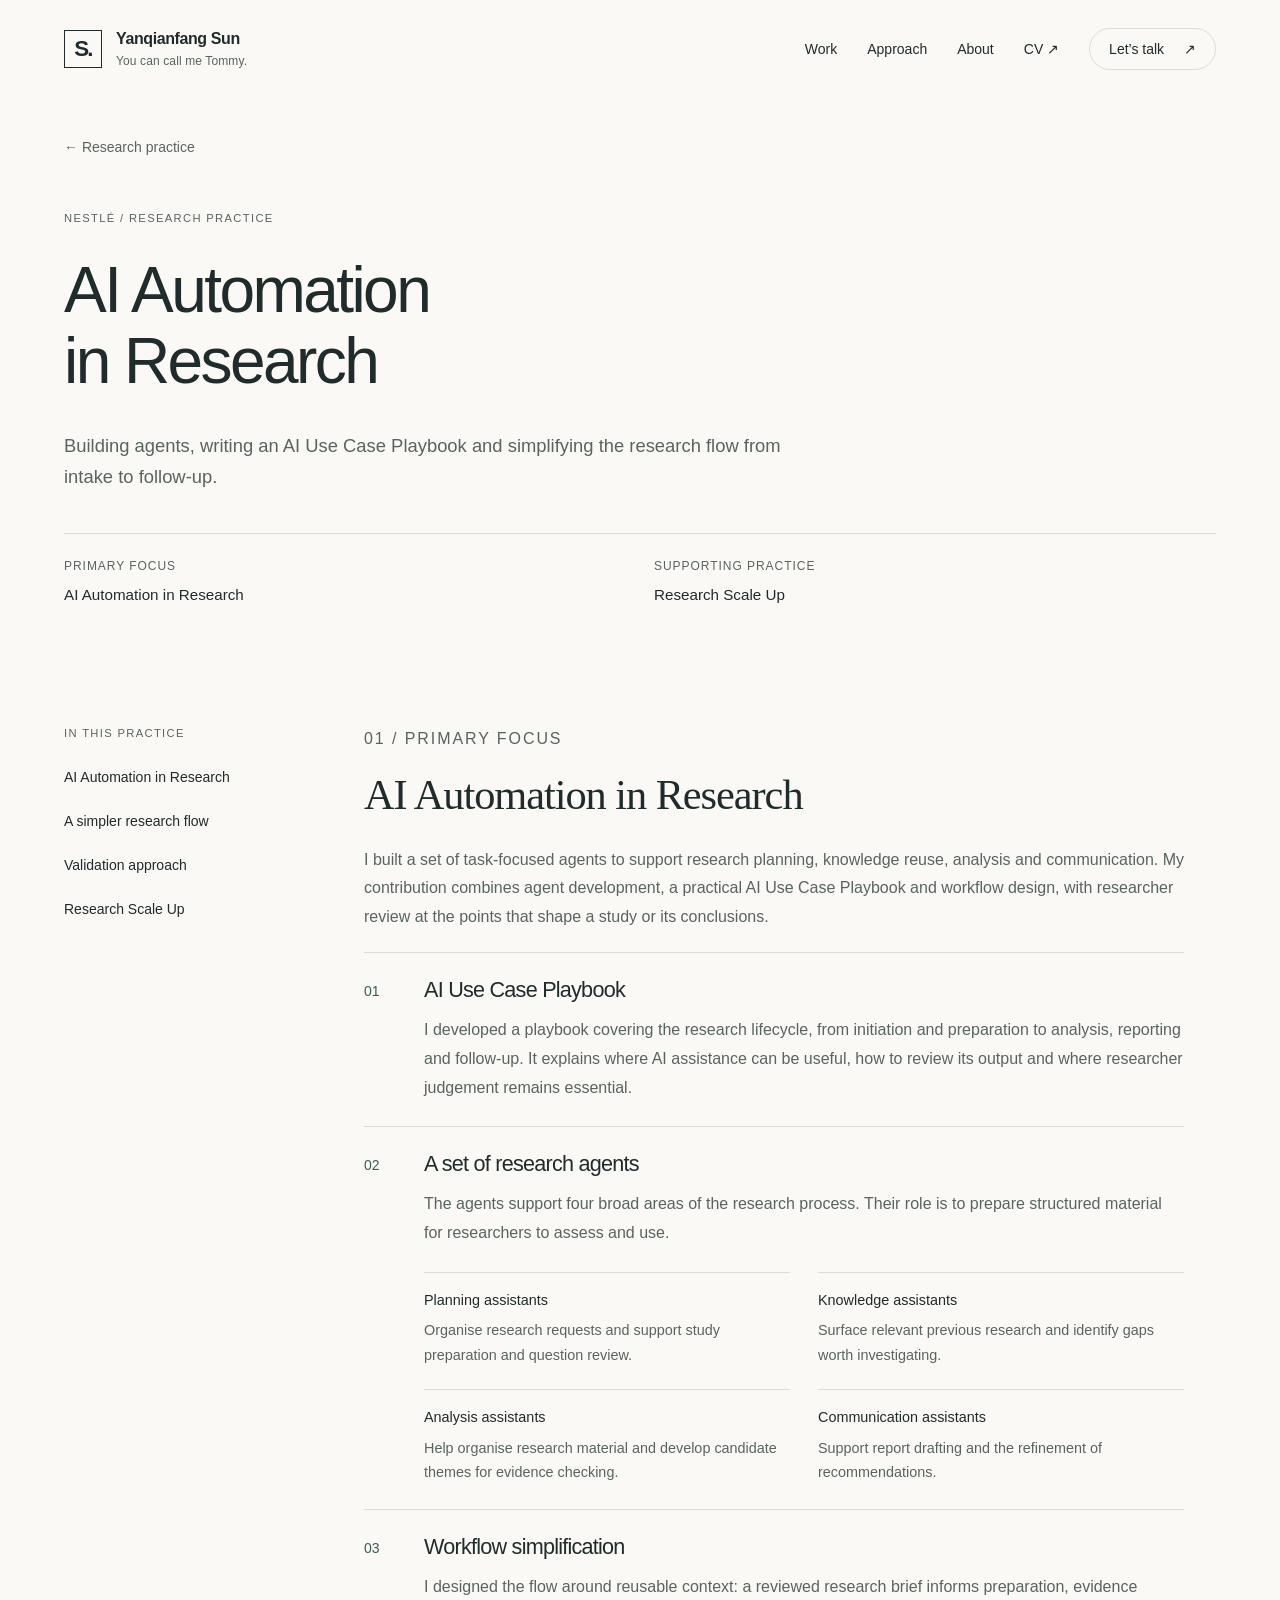
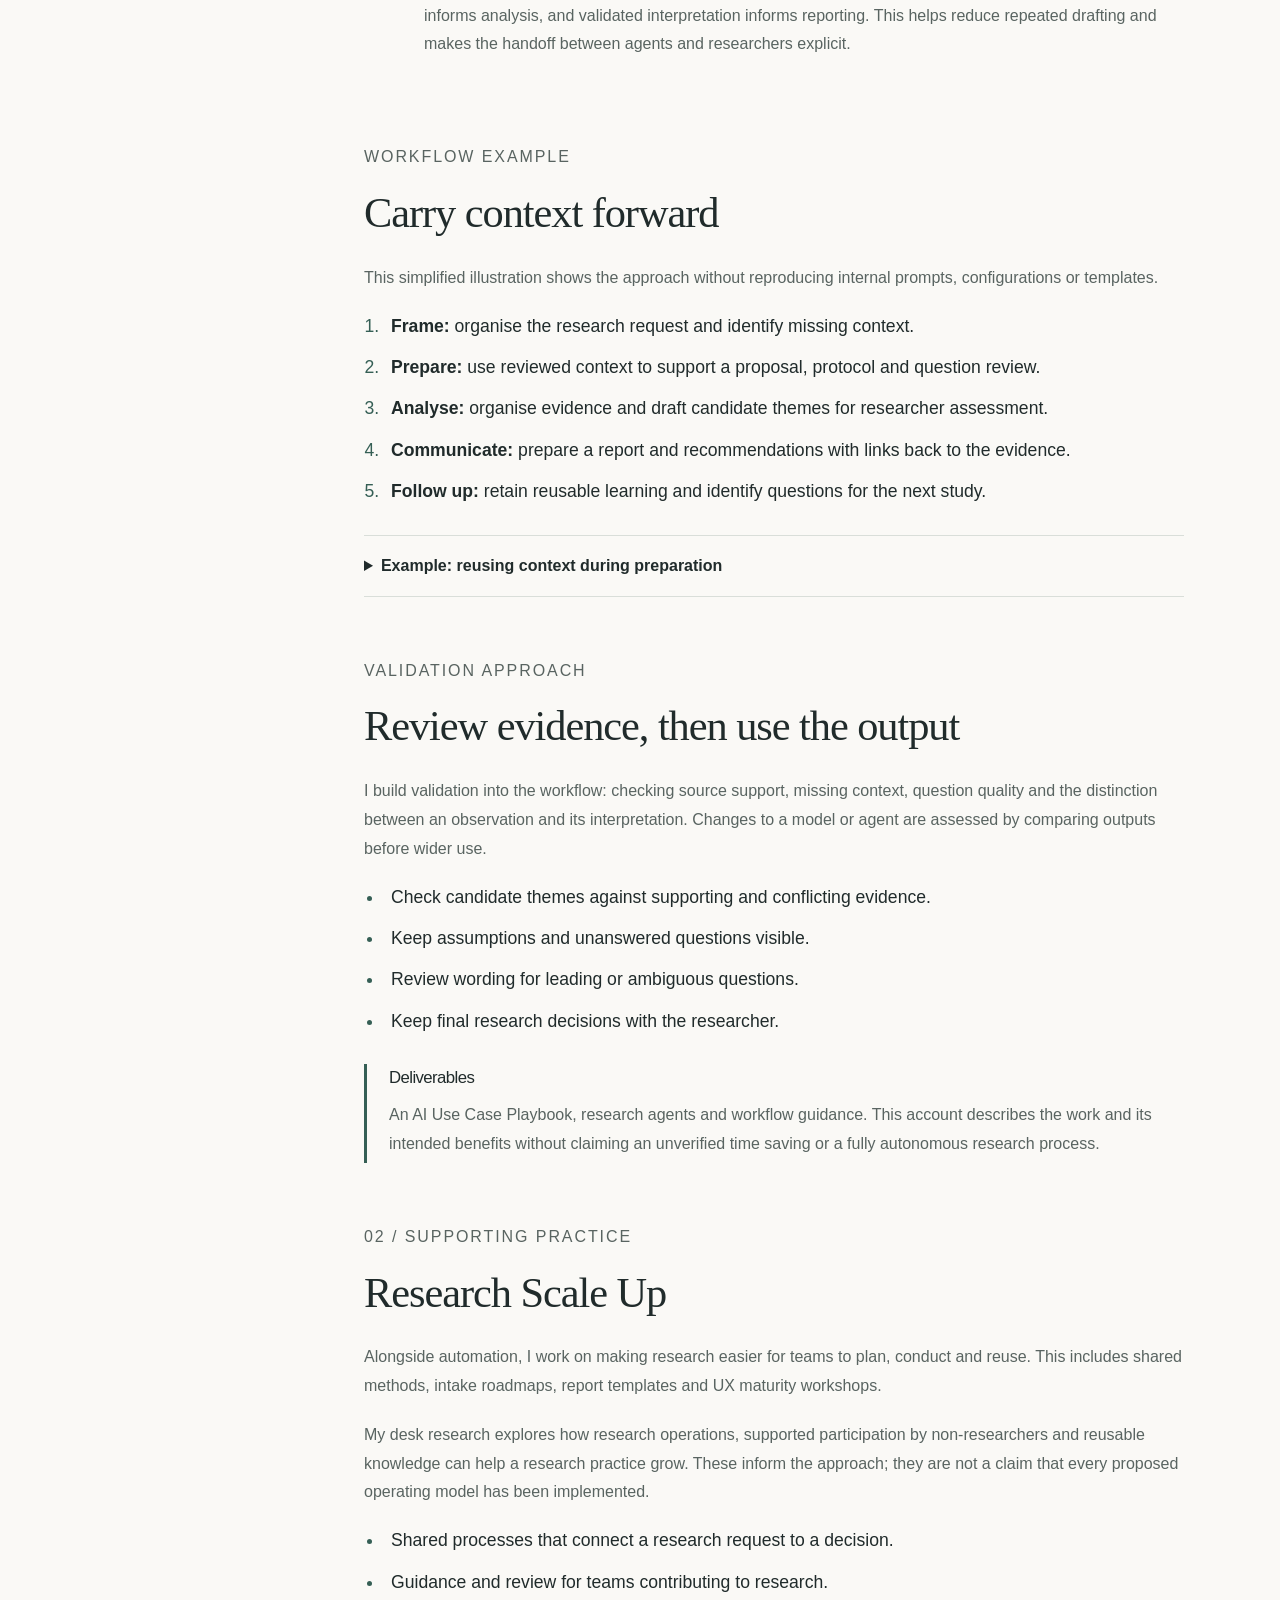
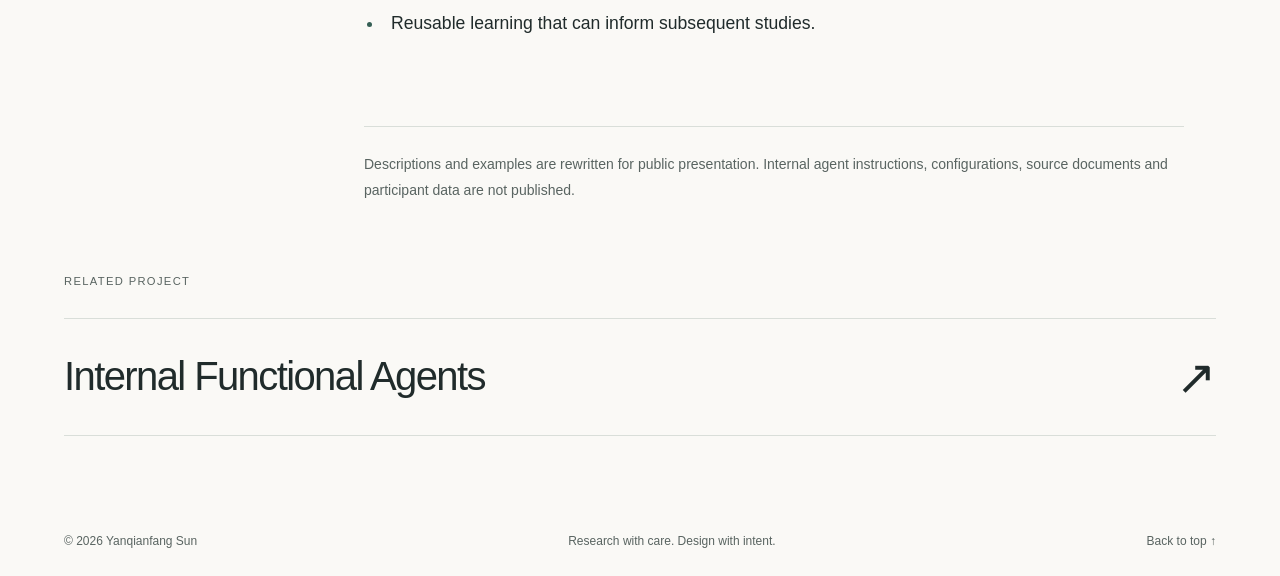
<file: research-practice.html>
<!doctype html>
<html lang="en">
<head>
  <meta charset="utf-8">
  <meta name="viewport" content="width=device-width, initial-scale=1">
  <meta name="description" content="AI use-case playbooks, research agents and simpler workflows, supported by Research Scale Up.">
  <meta name="theme-color" content="#f8f8f6">
  <title>AI Automation in Research &amp; Research Scale Up — Yanqianfang Sun</title>
  <link rel="icon" type="image/svg+xml" href="data:image/svg+xml,%3Csvg xmlns='http://www.w3.org/2000/svg' viewBox='0 0 40 40'%3E%3Crect width='40' height='40' rx='8' fill='%23cc3528'/%3E%3Ctext x='20' y='28' text-anchor='middle' font-family='Arial' font-weight='700' font-size='25' fill='white'%3ES%3C/text%3E%3C/svg%3E">
  <link rel="stylesheet" href="style.css">
  <script src="site.js" defer></script>
  <link rel="stylesheet" href="pages.css">
  <link rel="stylesheet" href="case-studies.css">
  <link rel="stylesheet" href="portfolio-update.css?v=20260928d">
</head>
<body>
  <a class="skip-link" href="#main">Skip to content</a>
  <header class="site-header">
    <a class="identity" href="./" aria-label="Yanqianfang Sun home"><span class="monogram" aria-hidden="true">S.</span><span>Yanqianfang Sun<span class="nickname">You can call me Tommy.</span></span></a>
    <nav aria-label="Main navigation"><a href="./#work">Work</a><a href="./#methods">Approach</a><a href="./#about">About</a><a href="cv.html">CV <span aria-hidden="true">↗</span></a><a class="nav-contact" href="./#contact">Let’s talk <span aria-hidden="true">↗</span></a></nav>
  </header>
<main id="main"><section class="container detail-hero"><a class="back-link" href="./#methods">← Research practice</a><p class="eyebrow">Nestlé / Research practice</p><h1>AI Automation<br>in Research</h1><p class="detail-intro">Building agents, writing an AI Use Case Playbook and simplifying the research flow from intake to follow-up.</p><dl class="detail-meta"><div><dt>Primary focus</dt><dd>AI Automation in Research</dd></div><div><dt>Supporting practice</dt><dd>Research Scale Up</dd></div></dl></section>
<div class="container detail-layout case-layout"><aside class="detail-nav"><p class="eyebrow">In this practice</p><nav aria-label="On this page"><a href="#automation">AI Automation in Research</a><a href="#flow">A simpler research flow</a><a href="#review">Validation approach</a><a href="#scale-up">Research Scale Up</a></nav></aside><div class="detail-body">
<section id="automation"><p class="eyebrow">01 / Primary focus</p><h2>AI Automation in Research</h2><p>I built a set of task-focused agents to support research planning, knowledge reuse, analysis and communication. My contribution combines agent development, a practical AI Use Case Playbook and workflow design, with researcher review at the points that shape a study or its conclusions.</p><div class="contribution-row"><span class="step-number">01</span><div><h3>AI Use Case Playbook</h3><p>I developed a playbook covering the research lifecycle, from initiation and preparation to analysis, reporting and follow-up. It explains where AI assistance can be useful, how to review its output and where researcher judgement remains essential.</p></div></div><div class="contribution-row"><span class="step-number">02</span><div><h3>A set of research agents</h3><p>The agents support four broad areas of the research process. Their role is to prepare structured material for researchers to assess and use.</p><ul class="agent-types"><li><strong>Planning assistants</strong><span>Organise research requests and support study preparation and question review.</span></li><li><strong>Knowledge assistants</strong><span>Surface relevant previous research and identify gaps worth investigating.</span></li><li><strong>Analysis assistants</strong><span>Help organise research material and develop candidate themes for evidence checking.</span></li><li><strong>Communication assistants</strong><span>Support report drafting and the refinement of recommendations.</span></li></ul></div></div><div class="contribution-row"><span class="step-number">03</span><div><h3>Workflow simplification</h3><p>I designed the flow around reusable context: a reviewed research brief informs preparation, evidence informs analysis, and validated interpretation informs reporting. This helps reduce repeated drafting and makes the handoff between agents and researchers explicit.</p></div></div></section>
<section id="flow"><p class="eyebrow">Workflow example</p><h2>Carry context forward</h2><p>This simplified illustration shows the approach without reproducing internal prompts, configurations or templates.</p><ol class="output-list"><li><strong>Frame:</strong> organise the research request and identify missing context.</li><li><strong>Prepare:</strong> use reviewed context to support a proposal, protocol and question review.</li><li><strong>Analyse:</strong> organise evidence and draft candidate themes for researcher assessment.</li><li><strong>Communicate:</strong> prepare a report and recommendations with links back to the evidence.</li><li><strong>Follow up:</strong> retain reusable learning and identify questions for the next study.</li></ol><details class="practice-example"><summary>Example: reusing context during preparation</summary><div><p>A researcher confirms the study objective and audience once, then carries that reviewed context into the proposal and discussion guide. An agent can assist with drafting; missing information remains visible for the researcher to resolve.</p><p>This is a portfolio illustration, not a live agent or a copy of an internal workflow.</p></div></details></section>
<section id="review"><p class="eyebrow">Validation approach</p><h2>Review evidence, then use the output</h2><p>I build validation into the workflow: checking source support, missing context, question quality and the distinction between an observation and its interpretation. Changes to a model or agent are assessed by comparing outputs before wider use.</p><ul class="output-list"><li>Check candidate themes against supporting and conflicting evidence.</li><li>Keep assumptions and unanswered questions visible.</li><li>Review wording for leading or ambiguous questions.</li><li>Keep final research decisions with the researcher.</li></ul><div class="case-status"><h3>Deliverables</h3><p>An AI Use Case Playbook, research agents and workflow guidance. This account describes the work and its intended benefits without claiming an unverified time saving or a fully autonomous research process.</p></div></section>
<section id="scale-up"><span id="assets"></span><p class="eyebrow">02 / Supporting practice</p><h2>Research Scale Up</h2><p>Alongside automation, I work on making research easier for teams to plan, conduct and reuse. This includes shared methods, intake roadmaps, report templates and UX maturity workshops.</p><p>My desk research explores how research operations, supported participation by non-researchers and reusable knowledge can help a research practice grow. These inform the approach; they are not a claim that every proposed operating model has been implemented.</p><ul class="output-list"><li>Shared processes that connect a research request to a decision.</li><li>Guidance and review for teams contributing to research.</li><li>Reusable learning that can inform subsequent studies.</li></ul></section>
<p class="disclosure">Descriptions and examples are rewritten for public presentation. Internal agent instructions, configurations, source documents and participant data are not published.</p></div></div><section class="next-project container"><p class="eyebrow">Related project</p><a href="functional-agents.html"><h2>Internal Functional Agents</h2><span aria-hidden="true">↗</span></a></section></main>  <footer class="container site-footer"><span>© <span data-year>2026</span> Yanqianfang Sun</span><span>Research with care. Design with intent.</span><a href="#main">Back to top ↑</a></footer>
</body></html>
</file>
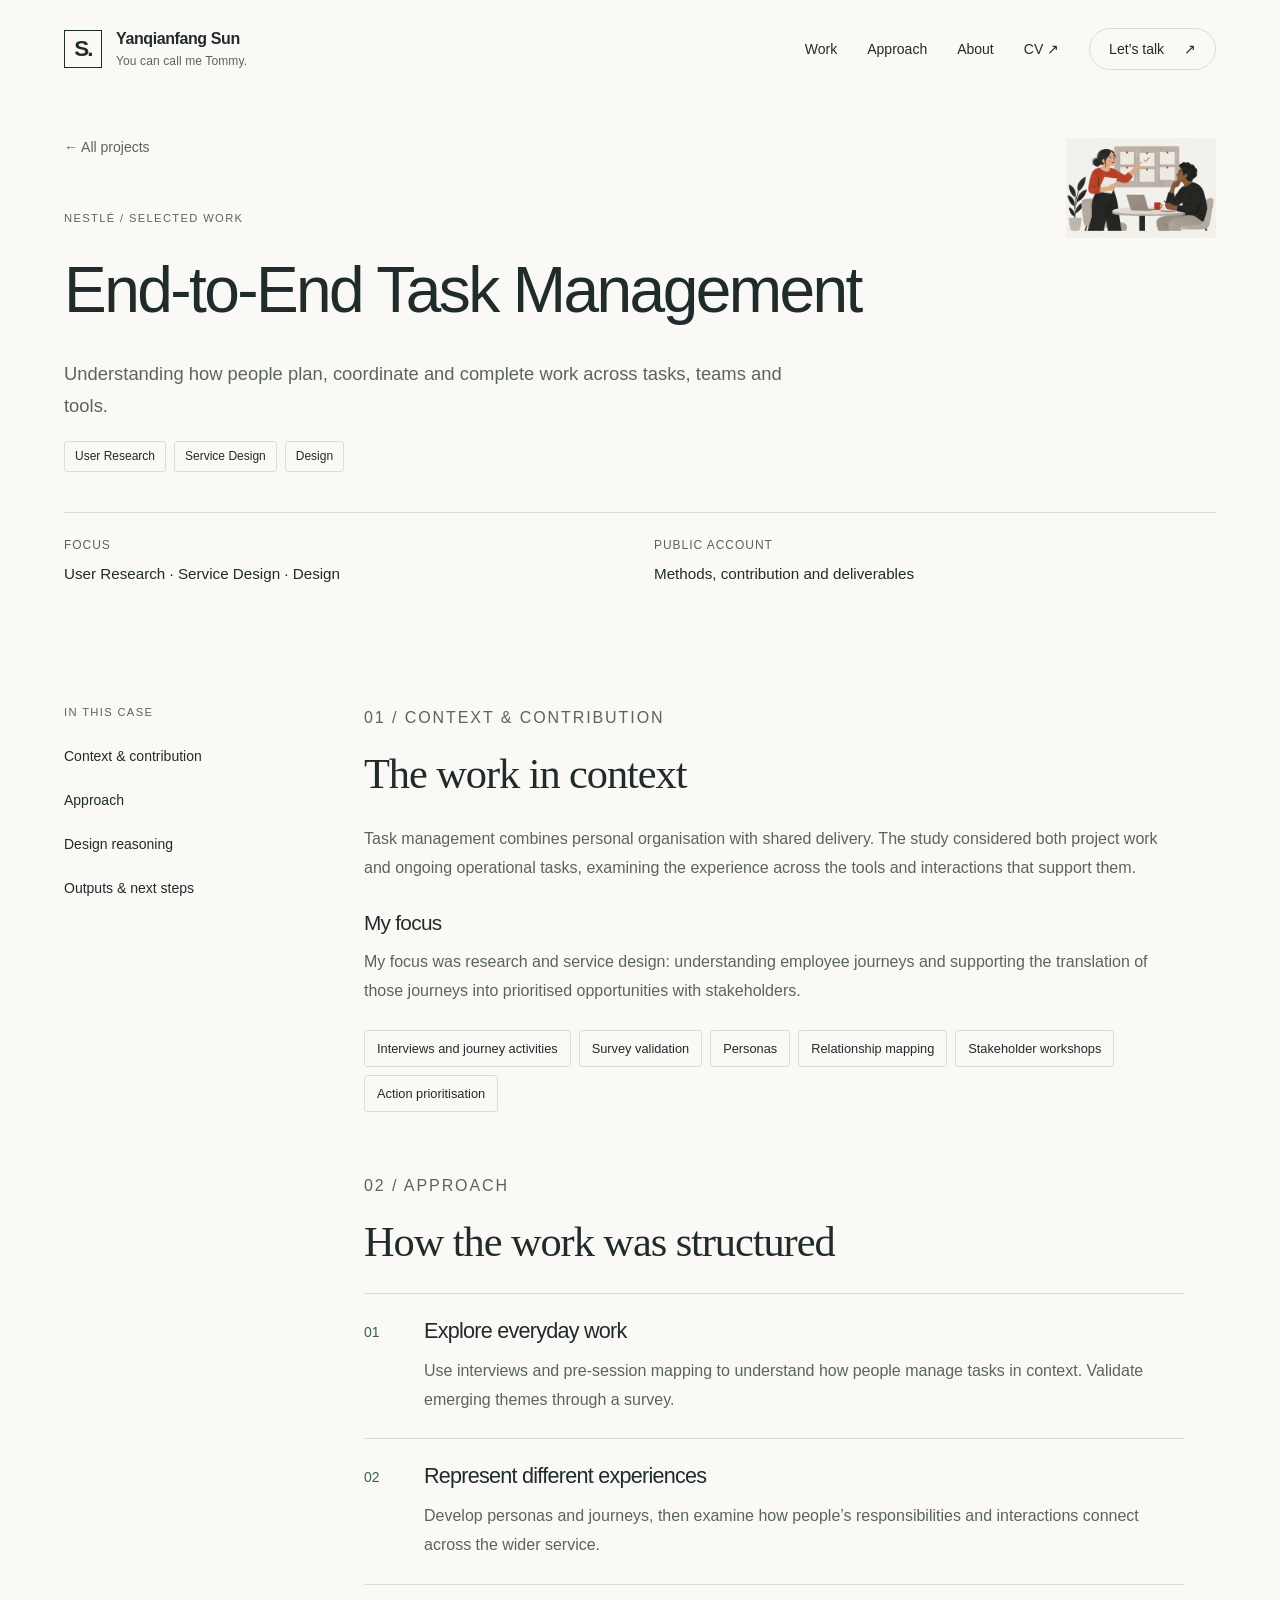
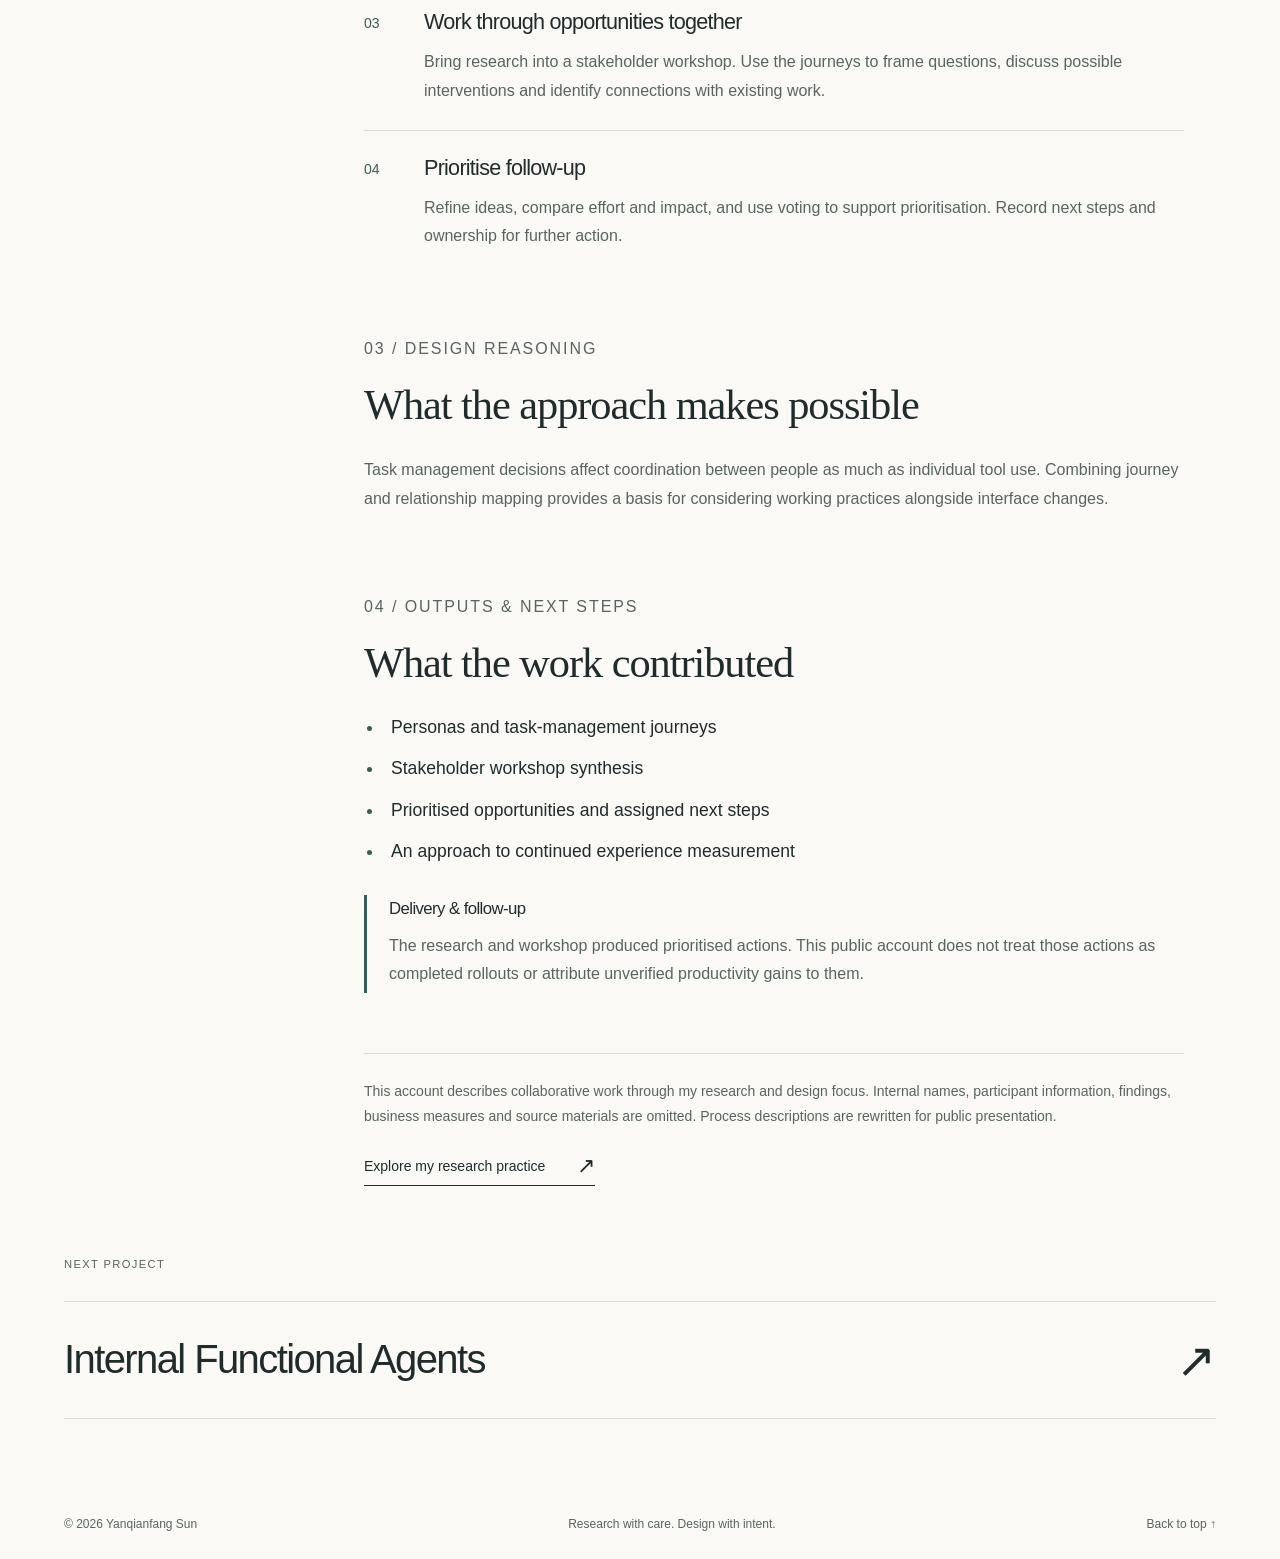
<file: task-management.html>
<!doctype html>
<html lang="en">
<head>
  <meta charset="utf-8">
  <meta name="viewport" content="width=device-width, initial-scale=1">
  <meta name="description" content="Understanding how people plan, coordinate and complete work across tasks, teams and tools.">
  <meta name="theme-color" content="#f8f8f6">
  <title>End-to-End Task Management — Yanqianfang Sun</title>
  <link rel="icon" type="image/svg+xml" href="data:image/svg+xml,%3Csvg xmlns='http://www.w3.org/2000/svg' viewBox='0 0 40 40'%3E%3Crect width='40' height='40' rx='8' fill='%23cc3528'/%3E%3Ctext x='20' y='28' text-anchor='middle' font-family='Arial' font-weight='700' font-size='25' fill='white'%3ES%3C/text%3E%3C/svg%3E">
  <link rel="stylesheet" href="style.css">
  <script src="site.js" defer></script>
<link rel="stylesheet" href="pages.css">
  <link rel="stylesheet" href="case-studies.css">
  <link rel="stylesheet" href="portfolio-update.css?v=20260928d">
</head>
<body>  <a class="skip-link" href="#main">Skip to content</a>
  <header class="site-header">
    <a class="identity" href="./" aria-label="Yanqianfang Sun home"><span class="monogram" aria-hidden="true">S.</span><span>Yanqianfang Sun<span class="nickname">You can call me Tommy.</span></span></a>
    <nav aria-label="Main navigation"><a href="./#work">Work</a><a href="./#methods">Approach</a><a href="./#about">About</a><a href="cv.html">CV <span aria-hidden="true">↗</span></a><a class="nav-contact" href="./#contact">Let’s talk <span aria-hidden="true">↗</span></a></nav>
  </header>
<main id="main">
<section class="container detail-hero"><a class="back-link" href="./#work">← All projects</a><img class="case-thumbnail" src="illustration-task-management.png" alt="" width="1536" height="1024" decoding="async"><p class="eyebrow">Nestlé / Selected work</p><h1>End-to-End Task Management</h1><p class="detail-intro">Understanding how people plan, coordinate and complete work across tasks, teams and tools.</p><div class="tags"><span>User Research</span><span>Service Design</span><span>Design</span></div><dl class="detail-meta"><div><dt>Focus</dt><dd>User Research · Service Design · Design</dd></div><div><dt>Public account</dt><dd>Methods, contribution and deliverables</dd></div></dl></section>

<div class="container detail-layout case-layout"><aside class="detail-nav"><p class="eyebrow">In this case</p><nav aria-label="On this page"><a href="#context">Context & contribution</a><a href="#approach">Approach</a><a href="#reasoning">Design reasoning</a><a href="#outputs">Outputs & next steps</a></nav></aside><div class="detail-body">
<section id="context"><p class="eyebrow">01 / Context & contribution</p><h2>The work in context</h2><p>Task management combines personal organisation with shared delivery. The study considered both project work and ongoing operational tasks, examining the experience across the tools and interactions that support them.</p><h3 class="case-subtitle">My focus</h3><p>My focus was research and service design: understanding employee journeys and supporting the translation of those journeys into prioritised opportunities with stakeholders.</p><ul class="method-tags" aria-label="Methods"><li>Interviews and journey activities</li><li>Survey validation</li><li>Personas</li><li>Relationship mapping</li><li>Stakeholder workshops</li><li>Action prioritisation</li></ul></section>
<section id="approach"><p class="eyebrow">02 / Approach</p><h2>How the work was structured</h2><div class="contribution-row"><span class="step-number">01</span><div><h3>Explore everyday work</h3><p>Use interviews and pre-session mapping to understand how people manage tasks in context. Validate emerging themes through a survey.</p></div></div><div class="contribution-row"><span class="step-number">02</span><div><h3>Represent different experiences</h3><p>Develop personas and journeys, then examine how people’s responsibilities and interactions connect across the wider service.</p></div></div><div class="contribution-row"><span class="step-number">03</span><div><h3>Work through opportunities together</h3><p>Bring research into a stakeholder workshop. Use the journeys to frame questions, discuss possible interventions and identify connections with existing work.</p></div></div><div class="contribution-row"><span class="step-number">04</span><div><h3>Prioritise follow-up</h3><p>Refine ideas, compare effort and impact, and use voting to support prioritisation. Record next steps and ownership for further action.</p></div></div></section>
<section id="reasoning"><p class="eyebrow">03 / Design reasoning</p><h2>What the approach makes possible</h2><p>Task management decisions affect coordination between people as much as individual tool use. Combining journey and relationship mapping provides a basis for considering working practices alongside interface changes.</p></section>
<section id="outputs"><p class="eyebrow">04 / Outputs & next steps</p><h2>What the work contributed</h2><ul class="output-list"><li>Personas and task-management journeys</li><li>Stakeholder workshop synthesis</li><li>Prioritised opportunities and assigned next steps</li><li>An approach to continued experience measurement</li></ul><div class="case-status"><h3>Delivery & follow-up</h3><p>The research and workshop produced prioritised actions. This public account does not treat those actions as completed rollouts or attribute unverified productivity gains to them.</p></div></section>
<p class="disclosure">This account describes collaborative work through my research and design focus. Internal names, participant information, findings, business measures and source materials are omitted. Process descriptions are rewritten for public presentation.</p><a class="text-link approach-link" href="research-practice.html">Explore my research practice <span aria-hidden="true">↗</span></a>
</div></div><section class="next-project container"><p class="eyebrow">Next project</p><a href="functional-agents.html"><h2>Internal Functional Agents</h2><span aria-hidden="true">↗</span></a></section></main>  <footer class="container site-footer"><span>© <span data-year>2026</span> Yanqianfang Sun</span><span>Research with care. Design with intent.</span><a href="#main">Back to top ↑</a></footer>
</body></html>
</file>
<file: style.css>
@charset "UTF-8";
:root{--paper:#f8f8f6;--ink:#202320;--muted:#60655f;--line:#d5d8d1;--red:#c73427;--soft:#eeefea;--white:#fff;--font:Inter,"Helvetica Neue",Arial,sans-serif;color-scheme:light;font-family:var(--font);color:var(--ink);background:var(--paper);font-synthesis:none;scroll-behavior:smooth;scroll-padding-top:100px}
*{box-sizing:border-box}body{margin:0}a{color:inherit;text-decoration:none}button{font:inherit}a,button{-webkit-tap-highlight-color:transparent}a:focus-visible,button:focus-visible,summary:focus-visible{outline:3px solid var(--red);outline-offset:6px}p{font-size:1rem;line-height:1.7;margin:0 0 1.25rem}h1,h2,h3{margin:0;font-weight:500}h1,h2{letter-spacing:-.055em;line-height:1.08}h3{letter-spacing:-.035em;line-height:1.25}em{font-family:Georgia,"Times New Roman",serif;font-weight:400}::selection{background:#f6bdb3;color:#1c201d}.container{max-width:1440px;margin-inline:auto;padding-inline:64px}.site-header{max-width:1568px;margin:auto;min-height:112px;padding:28px 64px;display:flex;align-items:center;justify-content:space-between;gap:32px}.identity{display:flex;gap:14px;align-items:center;font-size:1rem;font-weight:600;letter-spacing:-.025em}.monogram{display:grid;place-items:center;background:var(--red);color:white;width:44px;height:44px;font-size:1.75rem;font-weight:700;letter-spacing:-.08em}.nickname{display:block;font-size:.75rem;color:var(--muted);font-weight:400;letter-spacing:0;margin-top:6px}nav{display:flex;gap:30px;align-items:center;font-size:.875rem}nav a{padding-block:10px;position:relative;white-space:nowrap}nav a:hover,nav a[aria-current=location]{color:var(--red)}nav .nav-contact{border:1px solid var(--line);padding:12px 19px;border-radius:30px}.nav-contact span{margin-left:16px}.hero{padding-top:78px}.eyebrow{display:flex;align-items:center;gap:12px;font-size:.75rem;letter-spacing:.09em;text-transform:uppercase;font-weight:500;line-height:1.5;margin-bottom:28px}.red-rule{width:26px;height:2px;background:var(--red)}h1{font-size:clamp(3rem,5.55vw,5.65rem);max-width:1250px}h1 em{color:var(--red);letter-spacing:-.055em}.hero-bottom{display:flex;justify-content:space-between;gap:40px;align-items:flex-end;margin-top:40px}.hero-bottom p{max-width:600px;font-size:1.125rem;color:var(--muted);margin:0}.text-link{font-size:.875rem;font-weight:500;display:inline-flex;align-items:center;gap:32px;border-bottom:1px solid currentColor;padding-bottom:8px;white-space:nowrap}.text-link span{font-size:1.35rem;line-height:1}.text-link:hover{color:var(--red)}.hero-context{border-top:1px solid var(--line);display:flex;gap:36px;margin-top:62px;padding:21px 0;font-size:.75rem;color:var(--muted)}.context-right{margin-left:auto}.work-section{padding-top:100px;padding-bottom:110px}.section-heading{display:flex;justify-content:space-between;gap:50px;align-items:flex-end;margin-bottom:44px}.section-heading .eyebrow{color:var(--muted);margin-bottom:22px}h2{font-size:clamp(2.25rem,3.7vw,3.65rem)}.section-heading>p{max-width:325px;color:var(--muted);margin:0;font-size:.95rem}.work-card{min-width:0}.featured{display:grid;grid-template-columns:1.2fr 1fr;border:1px solid var(--line)}.work-visual{display:flex;flex-direction:column;min-width:0;padding:30px;overflow:hidden;min-height:355px;transition:background .25s}.visual-top,.visual-bottom{display:flex;align-items:center;justify-content:space-between;gap:20px;font-size:.75rem;line-height:1.5}.visual-top{letter-spacing:.1em}.visual-bottom{margin-top:auto;padding-top:25px;letter-spacing:0}.circle-arrow{display:grid;place-items:center;width:36px;height:36px;border:1px solid currentColor;border-radius:50%;font-size:1.3rem;flex-shrink:0;transition:transform .25s}.work-visual:hover .circle-arrow{transform:rotate(45deg)}.employee-visual{background:#dedfd7;color:#30372a}.journey{display:flex;align-items:center;margin-top:66px}.journey>span:not(.journey-line){border:1px solid #87907d;border-radius:50%;width:110px;height:110px;display:grid;place-items:center;font-size:1rem;flex-shrink:0}.journey-line{height:1px;background:#87907d;flex:1;min-width:8px}.visual-statement{font-size:1.4rem;line-height:1.3;letter-spacing:-.04em;margin:28px 0 0}.work-copy{padding:40px;display:flex;flex-direction:column;align-items:flex-start}.work-copy>.eyebrow{font-size:.75rem;color:var(--muted);margin-bottom:20px}.work-copy h3{font-size:2rem;max-width:440px;margin-bottom:22px}.work-copy h3 a:hover{text-decoration:underline;text-decoration-thickness:1px;text-underline-offset:5px}.work-copy>p:not(.eyebrow){color:var(--muted);font-size:.95rem;margin-bottom:22px}.tags{display:flex;flex-wrap:wrap;gap:8px;margin-bottom:28px}.tags span{font-size:.75rem;border:1px solid var(--line);border-radius:30px;padding:6px 10px;line-height:1.4}.work-copy>.text-link{margin-top:auto}.work-grid{display:grid;grid-template-columns:1fr 1fr;gap:32px;margin-top:32px}.compact{border:1px solid var(--line);display:flex;flex-direction:column}.compact .work-copy{flex:1;padding:32px}.compact .work-copy h3{font-size:1.75rem}.ai-visual{background:#c73427;color:#fff2e9}.ai-visual .visual-statement{font-size:3.5rem;margin-top:35px;line-height:1.05;letter-spacing:-.05em}.adoption-steps{display:flex;justify-content:space-between;align-items:center;gap:12px;margin-top:30px;padding-block:15px;border-top:1px solid #e07d70;font-size:.875rem}.practice-visual{background:#252c2a;color:#f2f3ea}.practice-stack{display:flex;flex-direction:column;margin:30px 0 0}.practice-stack span{font-size:1.6rem;padding:10px 15px;border:1px solid #616863;letter-spacing:-.04em;line-height:1.3}.practice-stack span:nth-child(2){margin-left:24px;margin-top:-1px}.practice-stack span:nth-child(3){margin-left:48px;margin-top:-1px}.about-section{background:var(--soft);padding-block:100px}.about-layout{display:grid;grid-template-columns:1fr 1fr;gap:80px}.about-layout h2{font-size:clamp(2.1rem,3.2vw,3.25rem)}.about-body>p{color:var(--muted);font-size:1rem}.about-body .large-copy{font-size:1.6rem;line-height:1.4;color:var(--ink);letter-spacing:-.03em}.about-body .text-link{margin-top:10px}.language-line{border-top:1px solid #cbd0c5;margin-top:40px;padding-top:22px;display:flex;flex-wrap:wrap;gap:26px;font-size:.875rem}.language-line small{color:var(--muted);font-size:.75rem;margin-left:6px}.writing-section{padding-top:110px;padding-bottom:110px}.paper-row{display:grid;grid-template-columns:50px 1fr 140px;gap:30px;padding:32px 0;border-top:1px solid var(--line);align-items:center}.paper-row:last-child{border-bottom:1px solid var(--line)}.paper-index{font-size:.8rem;color:var(--muted);align-self:start;padding-top:5px}.paper-row h3{font-size:1.5rem;max-width:800px}.paper-row p{font-size:.875rem;color:var(--muted);margin:14px 0 0}.paper-link{font-size:.875rem;text-align:right;white-space:nowrap}.paper-link>span:first-child{margin-left:20px;font-size:1.3rem}.paper-row:hover h3,.paper-row:hover .paper-link{color:var(--red)}.contact-section{background:var(--ink);color:var(--paper);padding-block:76px}.contact-section .eyebrow{color:#b8bdb5}.contact-main{display:flex;align-items:center;justify-content:space-between;gap:32px}.contact-main h2{font-size:clamp(2.6rem,5.2vw,5rem)}.contact-main h2 em{color:#f0806e}.contact-arrow{border:1px solid #7d8279;border-radius:50%;width:110px;height:110px;display:grid;place-items:center;font-size:3rem;transition:background .2s,transform .2s;flex-shrink:0}.contact-arrow:hover{background:var(--red);transform:rotate(45deg)}.contact-bottom{display:flex;align-items:center;gap:20px;border-top:1px solid #535a50;padding-top:30px;margin-top:55px;font-size:1rem}.contact-bottom>a{overflow-wrap:anywhere}.copy-email{font-size:.75rem;color:#eee;background:none;border:1px solid #7d8279;border-radius:20px;padding:8px 12px;cursor:pointer;white-space:nowrap}.copy-email:hover{background:#434a40}#copy-status{font-size:.75rem;color:#eab3a8}.contact-location{margin-left:auto;font-size:.875rem;color:#b8bdb5;white-space:nowrap}.site-footer{padding-block:28px;display:flex;gap:20px;justify-content:space-between;font-size:.75rem;color:var(--muted)}.site-footer a:hover{color:var(--red)}.skip-link{position:fixed;z-index:10;top:10px;left:10px;padding:14px;background:var(--ink);color:white;transform:translateY(-150%)}.skip-link:focus{transform:none}.sr-only{position:absolute;width:1px;height:1px;padding:0;margin:-1px;overflow:hidden;clip:rect(0,0,0,0);white-space:nowrap;border:0}
@media(min-width:1600px){.hero{padding-top:100px}}
@media(max-width:1100px){.container{padding-inline:40px}.site-header{padding-inline:40px}.hero{padding-top:58px}.featured{grid-template-columns:1fr 1fr}.work-copy{padding:28px}.journey>span:not(.journey-line){width:85px;height:85px;font-size:.875rem}.journey{margin-top:70px}.about-layout{gap:40px}.work-copy h3{font-size:1.7rem}.ai-visual .visual-statement{font-size:3rem}.context-right{display:none}.contact-bottom{flex-wrap:wrap}}
@media(max-width:760px){:root{scroll-padding-top:25px}.container{padding-inline:24px}.site-header{padding:20px 24px;min-height:90px;gap:15px;align-items:flex-start}.identity{font-size:.875rem;gap:10px}.monogram{width:36px;height:36px;font-size:1.4rem}.nickname{font-size:.75rem}nav{gap:18px;font-size:.875rem}nav .nav-contact{display:none}.hero{padding-top:50px}h1{font-size:clamp(2.8rem,7.6vw,4rem);letter-spacing:-.06em}h1 br{display:block}.eyebrow{font-size:.75rem;letter-spacing:.045em;gap:8px;margin-bottom:24px}.red-rule{width:18px;flex-shrink:0}.hero-bottom{flex-direction:column;align-items:flex-start;gap:26px;margin-top:26px}.hero-bottom p{font-size:1rem}.hero-context{margin-top:36px;gap:12px;flex-direction:column;padding:20px 0}.work-section{padding-top:55px;padding-bottom:65px}.section-heading{flex-direction:column;align-items:flex-start;gap:25px;margin-bottom:28px}.section-heading>p{max-width:100%}.featured{grid-template-columns:1fr}.work-visual{min-height:335px;padding:24px}.journey{margin-top:48px}.journey>span:not(.journey-line){width:92px;height:92px}.work-copy,.compact .work-copy{padding:26px}.work-copy h3,.compact .work-copy h3{font-size:1.65rem}.work-grid{grid-template-columns:1fr;gap:26px;margin-top:26px}.ai-visual .visual-statement{font-size:clamp(2.6rem,10vw,3.3rem)}.about-section{padding-block:60px}.about-layout{grid-template-columns:1fr;gap:35px}.about-layout h2{font-size:2.5rem}.about-body .large-copy{font-size:1.35rem}.writing-section{padding-block:65px}.paper-row{grid-template-columns:25px 1fr;gap:12px;padding:26px 0}.paper-row h3{font-size:1.3rem}.paper-link{grid-column:2;text-align:left;margin-top:5px}.contact-section{padding-block:55px}.contact-main{align-items:flex-end;gap:15px}.contact-main h2{font-size:clamp(2.1rem,7.5vw,3rem)}.contact-arrow{width:55px;height:55px;font-size:2rem}.contact-bottom{gap:16px;margin-top:32px;padding-top:24px}.contact-bottom>a{font-size:.9rem}.contact-location{width:100%;margin-left:0}.site-footer{flex-wrap:wrap;gap:15px;font-size:.75rem}.site-footer>span:nth-child(2){display:none}.site-footer>a{margin-left:auto}}
@media(max-width:390px){.site-header{padding-inline:18px}.container{padding-inline:18px}.identity .nickname{display:none}nav{gap:13px}.identity{font-size:.8rem}.monogram{width:30px;height:30px}.journey>span:not(.journey-line){width:62px;height:62px}.adoption-steps{gap:8px;font-size:.8rem}.contact-arrow{display:none}}
@media(prefers-reduced-motion:reduce){:root{scroll-behavior:auto}*,*::before,*::after{animation:none!important;transition:none!important}}
</file>
<file: portfolio-update.css>
.collaboration-section{display:grid;grid-template-columns:1fr 1fr;align-items:center;gap:75px;padding-top:65px;padding-bottom:65px;border-bottom:1px solid var(--line)}.collaboration-intro .eyebrow{color:var(--muted);margin-bottom:18px}.collaboration-intro h2{font-size:2.1rem;line-height:1.2;letter-spacing:-.045em}.collaboration-intro>p:last-child{font-size:.95rem;color:var(--muted);max-width:490px;margin:22px 0 0}.company-list{display:flex;align-items:center;justify-content:space-between;gap:25px;list-style:none;margin:0;padding:0}.company-list li{font-size:clamp(1.4rem,2.5vw,2.5rem);font-weight:600;letter-spacing:-.055em}.project-controls{margin-bottom:35px}.project-filters{display:flex;flex-wrap:wrap;gap:10px}.project-filters button{border:1px solid var(--line);background:transparent;border-radius:30px;padding:12px 17px;color:var(--ink);font-size:.875rem;cursor:pointer;transition:background .2s,color .2s}.project-filters button:hover{border-color:var(--ink)}.project-filters button[aria-pressed=true]{background:var(--ink);color:var(--paper);border-color:var(--ink)}.project-filters button span{font-size:.75rem;margin-left:9px;opacity:.7}.project-controls[hidden],.work-card[hidden],.work-grid[hidden]{display:none!important}#filter-status{font-size:.8rem;color:var(--muted);margin:17px 0 0;min-height:1.5em}.methods-section{padding-top:10px;padding-bottom:100px}.method{border-top:1px solid var(--line)}.method:last-child{border-bottom:1px solid var(--line)}.method summary{display:grid;grid-template-columns:35px 1fr 240px 28px;align-items:center;gap:25px;cursor:pointer;list-style:none;padding:28px 0}.method summary::-webkit-details-marker{display:none}.method-index{font-size:.8rem;color:var(--muted)}.method-name{font-size:1.45rem;letter-spacing:-.025em;line-height:1.35}.method-category{font-size:.8rem;color:var(--muted)}.method-toggle{font-size:1.6rem;font-weight:300;transition:transform .2s}.method[open] .method-toggle{transform:rotate(45deg)}.method[open] .method-name{color:var(--red)}.method-body{padding:0 0 30px 60px;max-width:920px}.method-body>p{font-size:1.1rem;color:var(--muted)}.method-body dl{display:grid;grid-template-columns:1fr 1fr;gap:35px;margin:25px 0}.method-body dt{font-size:.75rem;text-transform:uppercase;letter-spacing:.08em;color:var(--muted);margin-bottom:10px}.method-body dd{font-size:.95rem;line-height:1.65;margin:0}.work-illustration{display:block;width:100%;height:230px;object-fit:contain;margin:20px 0 0}.work-visual.has-illustration{background:#f3f1eb;color:var(--ink);padding-bottom:24px}.work-visual.has-illustration .visual-bottom{padding-top:14px}.illustration-note{font-size:.75rem;color:var(--muted);margin:22px 0 0}.site-header{flex-wrap:wrap}.site-header nav{flex-wrap:wrap}
@media(max-width:1100px){.collaboration-section{gap:45px}.company-list{gap:20px}.method summary{grid-template-columns:30px 1fr 170px 24px;gap:18px}.method-body{padding-left:48px}.site-header nav{gap:20px}}
@media(max-width:760px){.collaboration-section{grid-template-columns:1fr;gap:30px;padding-top:35px;padding-bottom:40px}.collaboration-intro h2{font-size:1.8rem}.company-list{justify-content:flex-start;gap:40px}.company-list li{font-size:1.65rem}.project-filters{gap:8px}.project-filters button{padding:10px 13px;font-size:.875rem}.project-controls{margin-bottom:24px}.methods-section{padding-top:0;padding-bottom:60px}.method summary{grid-template-columns:22px 1fr 20px;gap:13px;padding:22px 0}.method-name{font-size:1.2rem}.method-category{grid-column:2;grid-row:2;font-size:.75rem}.method-toggle{grid-column:3;grid-row:1}.method-body{padding-left:35px;padding-bottom:24px}.method-body>p{font-size:1rem}.method-body dl{grid-template-columns:1fr;gap:20px}.work-illustration{height:215px}.site-header{row-gap:16px}.site-header nav{gap:17px}.site-header .identity{margin-right:auto}}
@media(max-width:420px){.company-list{gap:28px}.company-list li{font-size:1.45rem}.site-header nav{width:100%;justify-content:space-between;gap:16px}.site-header nav a{padding-block:5px}.work-illustration{height:180px}.method-body{padding-left:0}}
.project-gallery{margin-top:0}.project-cover{display:block;overflow:hidden;background:#edede8;aspect-ratio:2 / 1}.project-cover>img{display:block;width:100%;height:100%;object-fit:contain;transition:transform .35s}.project-cover:hover>img{transform:scale(1.03)}.project-card .work-copy{padding:28px}.project-card .work-copy h3{font-size:1.65rem}.topic-cover{height:100%;padding:24px;display:flex;flex-direction:column;justify-content:space-between;background:#dedfd7}.topic-1{background:#252c2a;color:#f8f8f6}.topic-2{background:#c73427;color:white}.topic-number{font-size:.8rem;letter-spacing:.1em}.topic-words{display:flex;flex-wrap:wrap;gap:0 20px;max-width:90%;font-size:clamp(1.5rem,2.7vw,2.65rem);letter-spacing:-.04em;line-height:1.15}.topic-words span+span:before{content:' / ';opacity:.45;font-weight:300}.topic-label{font-size:.75rem;letter-spacing:.04em}.project-overview{display:grid;grid-template-columns:minmax(0,1fr) minmax(0,1.3fr);gap:70px;padding-bottom:75px}.project-overview:not(:has(.project-figure)){display:block}.project-overview:not(:has(.project-figure))>.detail-body{max-width:850px;margin:auto}.project-figure{margin:0;align-self:start;position:sticky;top:35px}.project-figure img{display:block;width:100%;height:auto}.project-figure figcaption{font-size:.75rem;line-height:1.5;color:var(--muted);margin-top:14px}.approach-link{margin-top:26px}.project-overview .detail-body h2{font-size:2.1rem}.project-overview .detail-body section{padding-bottom:35px}.project-overview .disclosure{font-size:.8rem}
@media(max-width:900px){.project-overview{gap:35px}.project-cover{aspect-ratio:1.7/1}.topic-words{font-size:2rem}.topic-cover{padding:20px}.project-overview .detail-body h2{font-size:1.85rem}}
@media(max-width:760px){.project-overview{grid-template-columns:1fr;padding-bottom:45px;gap:35px}.project-figure{position:static;max-width:500px}.project-cover{aspect-ratio:1.8/1}.topic-words{font-size:2rem}.project-card .work-copy{padding:25px}.project-card .work-copy h3{font-size:1.5rem}.project-gallery{gap:24px}}

/* Editorial portfolio refinement */
@media screen {
:root{--paper:#faf9f6;--ink:#202b2b;--muted:#596461;--line:#d9ded9;--red:#355f55;--soft:#f0f2ed}
.container{max-width:1320px}.site-header{max-width:1320px;min-height:96px}.monogram{background:transparent;color:var(--ink);border:1px solid var(--ink);font-size:1.4rem;width:38px;height:38px}.nickname{letter-spacing:.01em}
h1,h2{letter-spacing:-.04em}h1 em,h2 em{font-style:normal}.hero{padding-top:72px}.hero h1{font-size:clamp(2.7rem,5.2vw,5rem);line-height:1.13;max-width:1050px}.hero-bottom p{max-width:630px}.hero-context{margin-top:48px}.eyebrow{letter-spacing:.12em;font-size:.7rem}
.collaboration-section{padding-top:36px;padding-bottom:36px;gap:48px}.collaboration-intro h2{font-family:Georgia,serif;font-size:1.6rem;letter-spacing:-.02em}.collaboration-intro>p:last-child{font-size:.85rem;margin-top:16px}.company-list li{font-size:1.4rem;font-weight:500;letter-spacing:-.025em;color:var(--muted)}
.section-heading h2{font-family:Georgia,serif;font-size:clamp(2.2rem,3.5vw,3.2rem);font-weight:400;letter-spacing:-.03em}.work-section{padding-top:72px;padding-bottom:80px}.project-filters{gap:4px 18px;border-bottom:1px solid var(--line)}.project-filters button{border:0;border-bottom:2px solid transparent;border-radius:0;padding:12px 0;background:transparent;font-size:.8rem}.project-filters button[aria-pressed=true]{color:var(--ink);background:transparent;border-color:var(--red);font-weight:600}.project-filters button:hover{color:var(--red)}
.project-gallery{grid-template-columns:1fr 1fr;gap:0 48px}.project-card.compact{border:0;border-top:1px solid var(--line);display:grid;grid-template-columns:36px minmax(0,1fr);gap:16px;padding:30px 0}.project-index{font-size:.75rem;color:var(--muted);font-variant-numeric:tabular-nums;padding-top:3px}.project-card .work-copy{padding:0;min-width:0}.project-card .work-copy>.eyebrow{font-size:.65rem;margin-bottom:14px}.project-card .work-copy h3{font-size:1.45rem;line-height:1.3;font-weight:500;letter-spacing:-.025em;margin-bottom:14px}.project-card .work-copy>p:not(.eyebrow){font-size:.9rem;margin-bottom:20px}.project-card .tags{margin-bottom:20px;gap:6px 14px}.project-card .tags span{border:0;border-radius:0;padding:0;font-size:.68rem;color:var(--muted)}.project-card .text-link{font-size:.8rem;gap:18px}.project-card:focus-within{border-top-color:var(--red)}
.method-name{font-size:1.3rem;font-weight:500}.method summary{padding-block:26px}.method-body>p{font-size:1rem}.method-body .text-link{white-space:normal}.methods-section{padding-bottom:80px}.detail-hero h1{font-size:clamp(2.6rem,5vw,4.7rem);line-height:1.12;max-width:1000px}.detail-hero{padding-bottom:48px}.detail-intro{font-size:1.15rem;line-height:1.7}.detail-body h2{font-family:Georgia,serif;font-weight:400;letter-spacing:-.025em}.detail-body p{font-size:1rem;line-height:1.8}.detail-meta{gap:28px}.detail-nav{font-size:.8rem}.tags span,.method-tags li{border-radius:3px}.case-art img{max-height:260px;background:var(--soft)}.contact-main h2 em{color:#d3ded7}.contact-arrow:hover{background:var(--red)}.about-section{padding-block:76px}
.agent-types{list-style:none;padding:0;margin:24px 0 0;display:grid;grid-template-columns:1fr 1fr;gap:22px 28px}.agent-types li{border-top:1px solid var(--line);padding-top:15px;font-size:.9rem;line-height:1.7}.agent-types strong{display:block;font-weight:500;color:var(--ink);margin-bottom:6px}.agent-types span{color:var(--muted)}
@media(max-width:760px){.site-header{min-height:85px}.hero{padding-top:38px}.hero h1{font-size:clamp(2.5rem,8vw,3.5rem)}.hero-context{margin-top:30px}.collaboration-section{gap:22px;padding-block:28px}.company-list{gap:28px}.company-list li{font-size:1.2rem}.work-section{padding-block:48px}.project-gallery{grid-template-columns:1fr}.project-card.compact{gap:10px;grid-template-columns:26px minmax(0,1fr);padding:26px 0}.project-card .work-copy{padding:0}.project-card .work-copy h3{font-size:1.4rem}.project-filters{gap:0 16px}.project-filters button{font-size:.78rem;padding-block:10px}.detail-hero h1{font-size:2.6rem}.detail-intro{font-size:1.05rem}.detail-meta{grid-template-columns:1fr;gap:22px}.agent-types{grid-template-columns:1fr}.methods-section{padding-bottom:55px}.about-section{padding-block:55px}}
}

/* Small visual accents, keeping the project index text-led. */
@media screen{.project-card .work-copy{display:block}.project-card .work-copy>.text-link{margin-top:0}.editorial-illustration{float:right;width:120px;height:92px;object-fit:contain;margin:0 0 14px 22px;mix-blend-mode:multiply}.project-card .work-copy>.eyebrow{display:block}.project-card .work-copy>.tags{clear:both}.about-portrait{margin:32px 0 0;max-width:390px}.about-portrait img{display:block;width:100%;height:auto;border:1px solid var(--line)}.about-portrait figcaption{font-size:.75rem;color:var(--muted);margin-top:12px;letter-spacing:.02em}@media(max-width:760px){.editorial-illustration{width:94px;height:76px;margin-left:14px}.about-portrait{max-width:360px;margin-top:24px}}}

@media screen{.about-portrait{max-width:340px}.about-portrait img{aspect-ratio:4/5;object-fit:cover;object-position:51% 50%;height:auto}}

@media screen{.portrait-frame{aspect-ratio:4/5;overflow:hidden;border:1px solid var(--line)}.portrait-frame img{width:100%;height:100%;border:0;object-fit:cover;object-position:51% 50%;transform:scale(1.45);transform-origin:51% 10%}}

@media screen{.case-thumbnail{float:right;width:150px;height:100px;object-fit:contain;margin:0 0 20px 28px;mix-blend-mode:multiply}.detail-hero .detail-meta{clear:both}@media(max-width:760px){.case-thumbnail{width:96px;height:64px;margin-left:16px}}}
</file>
<file: pages.css>
.back-link{display:inline-block;font-size:.875rem;color:var(--muted);margin-bottom:55px}.back-link:hover{color:var(--red)}.detail-hero{padding-top:40px;padding-bottom:65px}.detail-hero .eyebrow{color:var(--muted)}.detail-hero h1{max-width:1100px;font-size:clamp(3rem,5.8vw,5.6rem)}.detail-intro{max-width:760px;font-size:1.25rem;color:var(--muted);margin-top:32px}.detail-meta{display:grid;grid-template-columns:1fr 1fr;gap:40px;border-top:1px solid var(--line);padding-top:25px;margin-top:40px;margin-bottom:0}.detail-meta dt{font-size:.75rem;color:var(--muted);text-transform:uppercase;letter-spacing:.08em;margin-bottom:10px}.detail-meta dd{font-size:.95rem;line-height:1.6;margin:0}.scope-band{padding-block:48px}.scope-band.employee{background:#dedfd7}.scope-band.ai{background:var(--red);color:white}.scope-band.practice{background:#252c2a;color:var(--paper)}.scope-band .eyebrow{margin-bottom:25px}.scope-grid{display:grid;grid-template-columns:repeat(3,1fr);gap:45px}.scope-grid strong{display:block;font-size:clamp(2rem,4vw,3.5rem);font-weight:500;letter-spacing:-.045em;line-height:1.2;margin-bottom:12px}.scope-grid span{font-size:.875rem;line-height:1.5;display:block;max-width:240px}.detail-layout{display:grid;grid-template-columns:240px 1fr;gap:80px;padding-top:70px;padding-bottom:70px}.detail-nav{align-self:start;position:sticky;top:40px}.detail-nav .eyebrow{color:var(--muted);margin-bottom:15px}.detail-nav nav{display:flex;flex-direction:column;align-items:flex-start;gap:3px}.detail-nav nav a{white-space:normal}.detail-body{max-width:820px}.detail-body section{padding-bottom:60px}.detail-body h2{font-size:2.65rem;margin-bottom:28px}.detail-body .eyebrow{color:var(--muted);margin-bottom:18px}.detail-body p{color:var(--muted);font-size:1.1rem}.contribution-row{display:grid;grid-template-columns:40px 1fr;gap:20px;border-top:1px solid var(--line);padding-block:24px}.step-number{font-size:.875rem;color:var(--red);padding-top:6px}.contribution-row h3{font-size:1.35rem;margin-bottom:12px}.contribution-row p{font-size:1rem;margin:0}.output-list{padding-left:20px;margin-bottom:30px}.output-list li{font-size:1.1rem;padding-left:7px;margin-bottom:15px;line-height:1.5}.output-list li::marker{color:var(--red)}.detail-body .disclosure{font-size:.875rem;border-top:1px solid var(--line);padding-top:25px;margin:0}.next-project{padding-bottom:70px}.next-project>.eyebrow{color:var(--muted)}.next-project>a{border-top:1px solid var(--line);border-bottom:1px solid var(--line);display:flex;justify-content:space-between;align-items:center;gap:25px;padding-block:30px}.next-project>a:hover{color:var(--red)}.next-project a>span{font-size:3rem}.next-project h2{font-size:2.5rem}.cv-hero{padding-top:65px;padding-bottom:50px}.cv-title{display:flex;align-items:center;justify-content:space-between;gap:35px}.cv-title h1{font-size:4.8rem}.print-button{background:var(--ink);border:1px solid var(--ink);border-radius:30px;color:white;padding:16px 23px;font-size:.875rem;cursor:pointer;white-space:nowrap}.print-button span{margin-left:18px}.print-button:hover{background:var(--red);border-color:var(--red)}.cv-subtitle{font-size:1.2rem;margin:28px 0 20px}.cv-contact{display:flex;gap:25px;font-size:.875rem;color:var(--muted);flex-wrap:wrap}.cv-contact a{overflow-wrap:anywhere}.cv-contact a:hover{color:var(--red)}.cv-layout{display:grid;grid-template-columns:260px 1fr;gap:80px;padding-bottom:80px;padding-top:35px;border-top:1px solid var(--line)}.cv-layout h2{font-size:.8rem;letter-spacing:.1em;text-transform:uppercase;margin-bottom:28px;color:var(--muted);font-weight:600}.cv-sidebar>section{margin-bottom:35px}.cv-sidebar h2{margin-bottom:15px}.cv-sidebar p{font-size:.9rem;line-height:1.9}.cv-languages{font-size:.875rem;margin:0}.cv-languages>div{display:flex;justify-content:space-between;gap:25px;margin-bottom:15px}.cv-languages dd{color:var(--muted);margin:0}.cv-main>section{margin-bottom:55px}.cv-employer{margin-bottom:27px}.cv-employer h3{font-size:2.2rem;margin-bottom:8px}.cv-employer>span{font-size:.875rem;color:var(--muted)}.cv-role{padding-bottom:30px}.role-title{margin-bottom:17px}.role-title h3{font-size:1.4rem;margin-bottom:8px}.role-title>span{font-size:.8rem;color:var(--muted)}.cv-role p{font-size:1rem;margin-bottom:12px}.cv-role ul{padding-left:20px;margin:0}.cv-role li{font-size:.95rem;line-height:1.7;padding-left:4px;margin-bottom:10px;color:var(--muted)}.education-row{margin-bottom:28px}.education-row h3{font-size:1.3rem;margin-bottom:10px}.education-row p{font-size:.95rem;margin-bottom:6px}.education-row>div{display:flex;justify-content:space-between;gap:15px;flex-wrap:wrap;font-size:.8rem;color:var(--muted)}.award-row{display:flex;justify-content:space-between;gap:30px;padding:20px 0;border-top:1px solid var(--line)}.award-row h3{font-size:1.2rem}.award-row p{font-size:.95rem;margin:10px 0 0}.award-row>span{font-size:.8rem;color:var(--muted);white-space:nowrap;padding-top:4px}
@media(max-width:1100px){.detail-layout{grid-template-columns:180px 1fr;gap:40px}.cv-layout{grid-template-columns:210px 1fr;gap:40px}.cv-title h1{font-size:4rem}}
@media(max-width:760px){.detail-hero{padding-top:25px;padding-bottom:40px}.back-link{margin-bottom:35px}.detail-hero h1{font-size:2.75rem}.detail-intro{font-size:1.125rem;margin-top:24px}.detail-meta{grid-template-columns:1fr;gap:20px;margin-top:28px}.scope-band{padding-block:35px}.scope-grid{grid-template-columns:1fr;gap:24px}.scope-grid>div{display:grid;grid-template-columns:110px 1fr;gap:20px;align-items:center}.scope-grid strong{font-size:1.85rem;margin:0}.scope-grid span{font-size:.875rem}.detail-layout{grid-template-columns:1fr;padding-top:35px;gap:35px;padding-bottom:45px}.detail-nav{position:static}.detail-nav nav{flex-direction:row;flex-wrap:wrap;gap:4px 20px}.detail-nav nav a{font-size:.8rem;padding-block:6px}.detail-body h2{font-size:2.2rem}.detail-body p{font-size:1rem}.detail-body section{padding-bottom:40px}.contribution-row{grid-template-columns:25px 1fr;gap:15px}.output-list li{font-size:1rem}.next-project{padding-bottom:40px}.next-project h2{font-size:2rem}.next-project a>span{font-size:2rem}.cv-hero{padding-top:35px;padding-bottom:35px}.cv-title{flex-direction:column;align-items:flex-start;gap:25px}.cv-title h1{font-size:3.1rem}.cv-title h1 br{display:block}.cv-subtitle{font-size:1rem}.cv-contact{gap:12px}.cv-layout{display:flex;flex-direction:column;gap:10px;padding-top:35px}.cv-main{order:0}.cv-sidebar{order:1;display:grid;grid-template-columns:1fr 1fr;gap:20px}.cv-sidebar>section{margin-bottom:15px}.cv-main>section{margin-bottom:40px}.award-row{gap:15px}.award-row>span{font-size:.75rem}.cv-employer h3{font-size:1.8rem}}
@media print{@page{size:A4;margin:14mm}*{color:#111!important;background:white!important;box-shadow:none!important}body{font-family:Arial,sans-serif}.site-header,.site-footer,.skip-link,.print-button,.print-hide{display:none!important}.container{padding:0;max-width:none}.cv-hero{padding:0 0 14px}.cv-hero .eyebrow{font-size:9pt;margin-bottom:8px}.cv-title h1{font-size:28pt;line-height:1.05;letter-spacing:-1px}.cv-title h1 br{display:block}.cv-title h1 em{font-family:inherit;font-style:normal}.cv-subtitle{font-size:11pt;margin:12px 0 8px}.cv-contact{font-size:9pt;gap:15px}.cv-layout{display:block;padding-top:20px;padding-bottom:0;border-top:1px solid #999}.cv-main{width:100%}.cv-sidebar{display:grid;grid-template-columns:1fr 1fr;gap:10px 30px;margin-top:20px}.cv-main>section{margin-bottom:24px}.cv-layout h2{font-size:10pt;letter-spacing:1px;margin-bottom:12px;break-after:avoid}.cv-employer{margin-bottom:12px}.cv-employer h3{font-size:17pt}.cv-employer>span,.role-title>span{font-size:9pt}.cv-role{padding-bottom:14px}.role-title{margin-bottom:10px}.role-title h3{font-size:12pt}.cv-role p,.cv-role li{font-size:10pt;line-height:1.45}.cv-role li{margin-bottom:5px;break-inside:avoid}.education-row,.award-row,.cv-sidebar>section{break-inside:avoid}.education-row{margin-bottom:14px}.education-row h3,.award-row h3{font-size:11pt}.education-row p,.award-row p{font-size:10pt;line-height:1.4;margin:5px 0}.education-row>div,.award-row>span{font-size:9pt}.award-row{padding:10px 0}.cv-sidebar p,.cv-languages{font-size:9pt;line-height:1.5}.cv-sidebar>section{margin-bottom:12px}h3{break-after:avoid}}
</file>
<file: case-studies.css>
.case-art{margin-top:0;margin-bottom:0}.case-art img{display:block;width:100%;max-height:360px;object-fit:contain;background:#f3f1eb}.case-art figcaption{font-size:.75rem;color:var(--muted);margin-top:12px;line-height:1.5}.case-layout{grid-template-columns:220px minmax(0,1fr)}.case-layout .detail-body{min-width:0}.case-subtitle{font-size:1.3rem;margin:28px 0 12px}.method-tags{display:flex;flex-wrap:wrap;gap:8px;list-style:none;padding:0;margin:24px 0 0}.method-tags li{border:1px solid var(--line);padding:8px 12px;font-size:.8rem;line-height:1.5;border-radius:20px}.case-status{border-left:3px solid var(--red);padding:4px 0 4px 22px;margin-top:30px}.case-status h3{font-size:1.05rem;margin:0 0 12px}.case-status p{font-size:.95rem;margin:0}.detail-body section[id]{scroll-margin-top:32px}.practice-example{margin-top:20px;border-top:1px solid var(--line);border-bottom:1px solid var(--line)}.practice-example summary{cursor:pointer;padding:18px 0;font-weight:600;line-height:1.5}.practice-example>div{padding-bottom:20px}.practice-example p{font-size:1rem}.case-layout .detail-nav a:focus-visible,.practice-example summary:focus-visible{outline:2px solid var(--red);outline-offset:5px}.case-layout .detail-nav a{line-height:1.5}
@media(max-width:900px){.case-layout{grid-template-columns:170px minmax(0,1fr);gap:35px}}
@media(max-width:760px){.case-layout{grid-template-columns:1fr;gap:25px}.case-art img{max-height:250px}.case-layout .detail-body h2{font-size:2rem}.case-status{padding-left:16px}.case-layout .detail-nav nav{gap:8px 18px}.case-layout .detail-nav a{font-size:.875rem}.detail-hero h1{overflow-wrap:break-word}.method-tags{gap:7px}.case-layout .detail-body section{padding-bottom:40px}}
</file>
